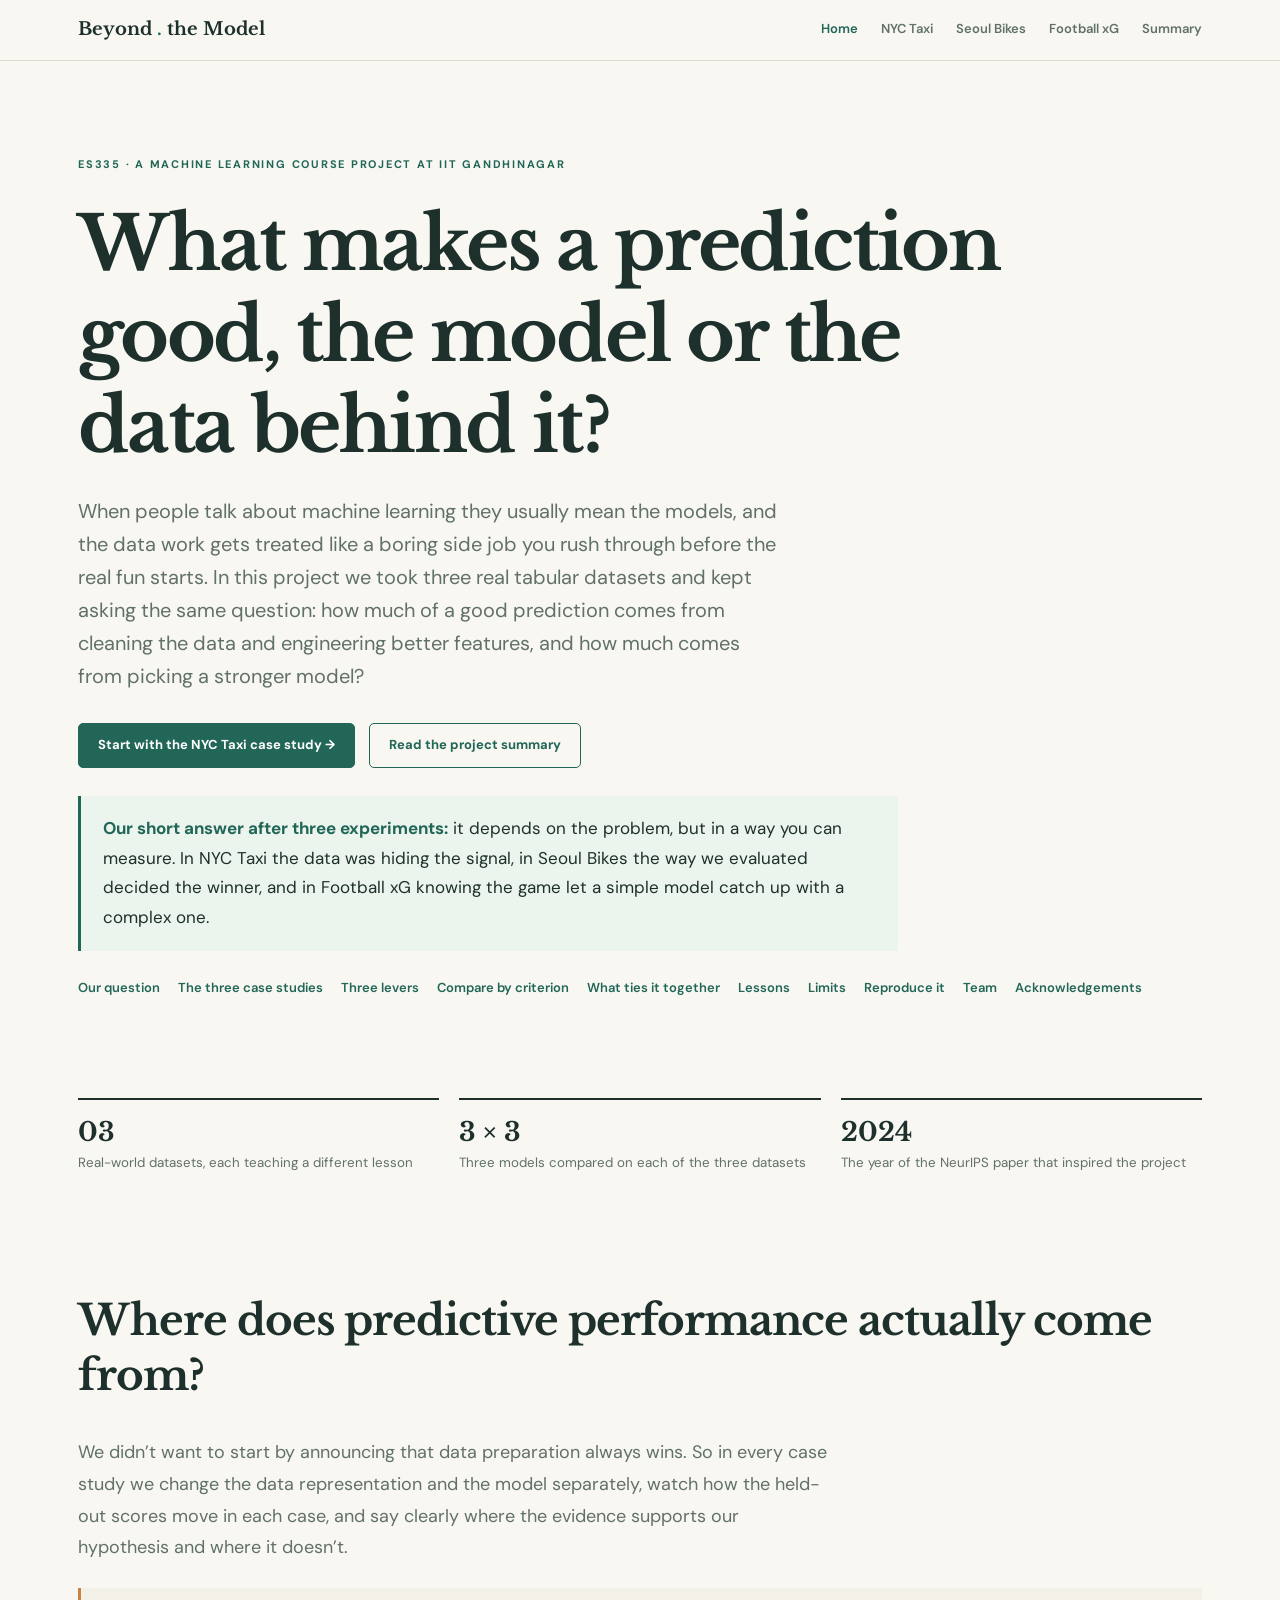
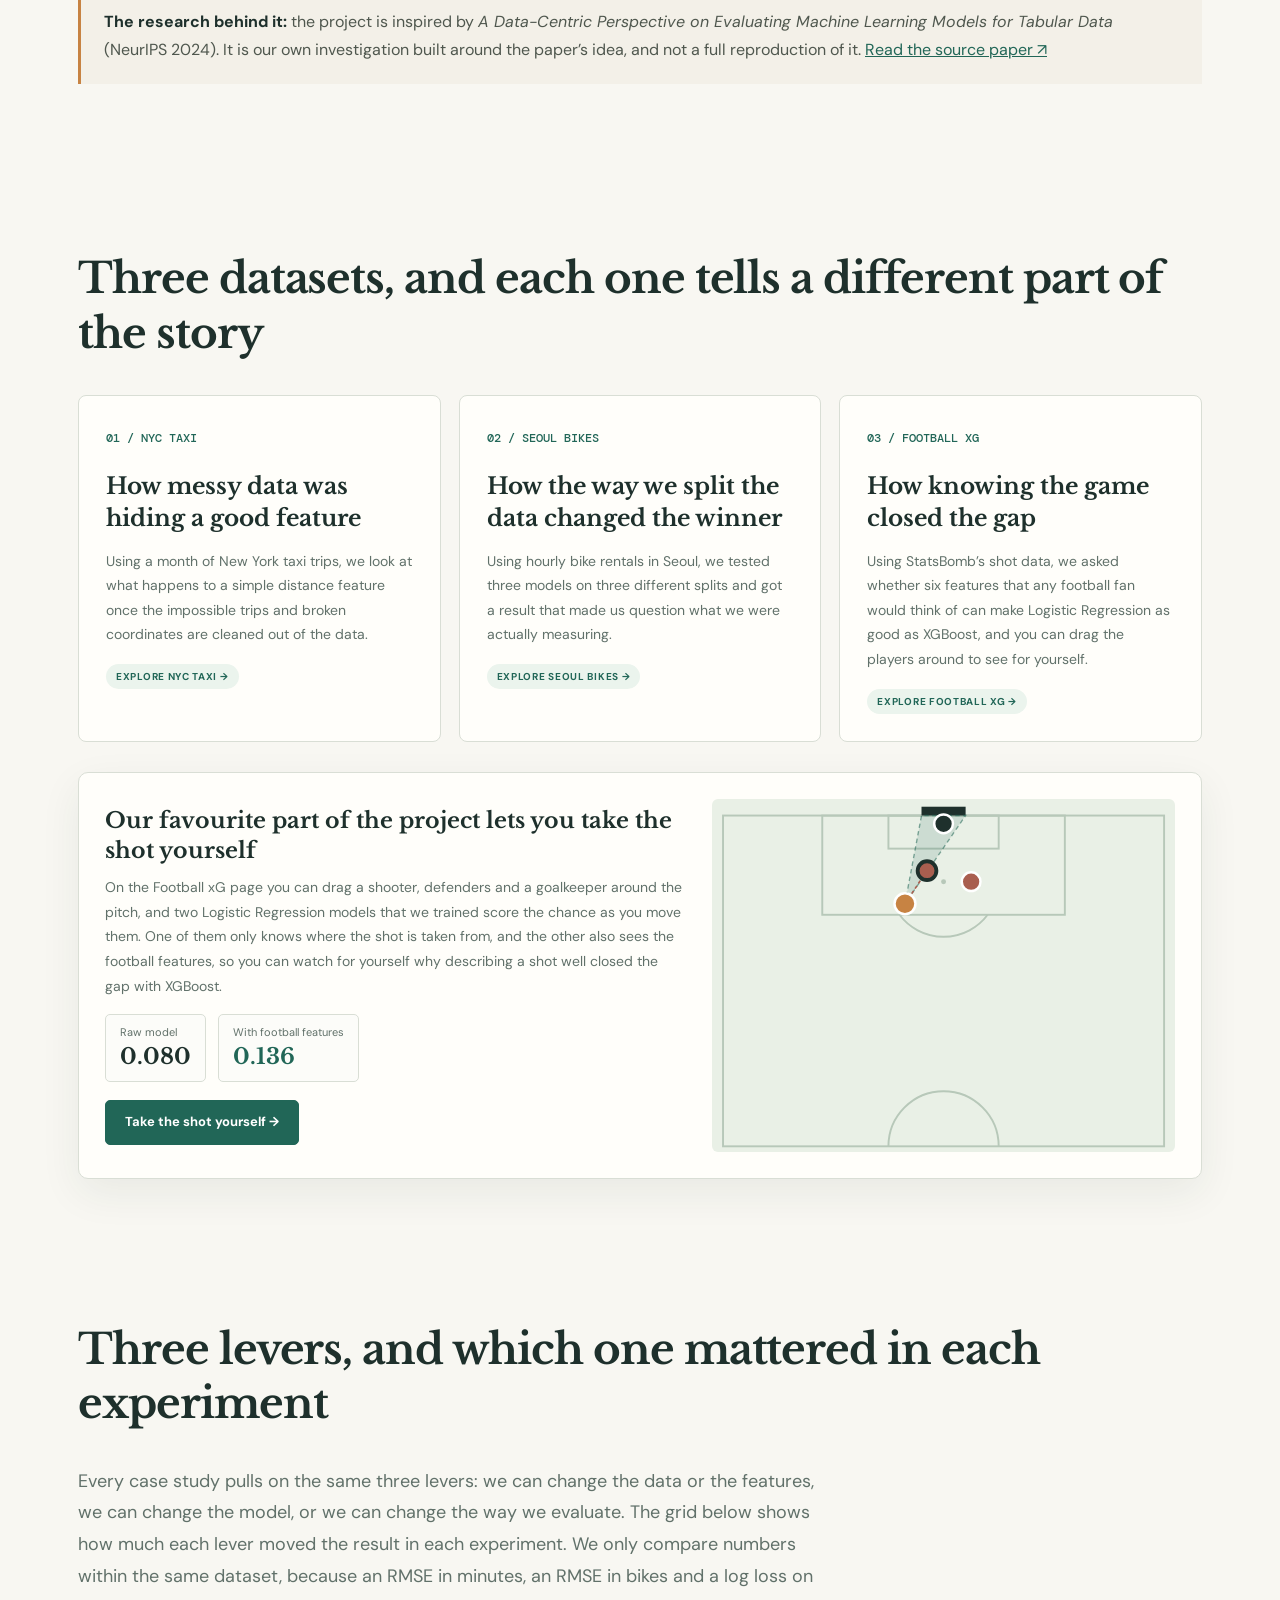
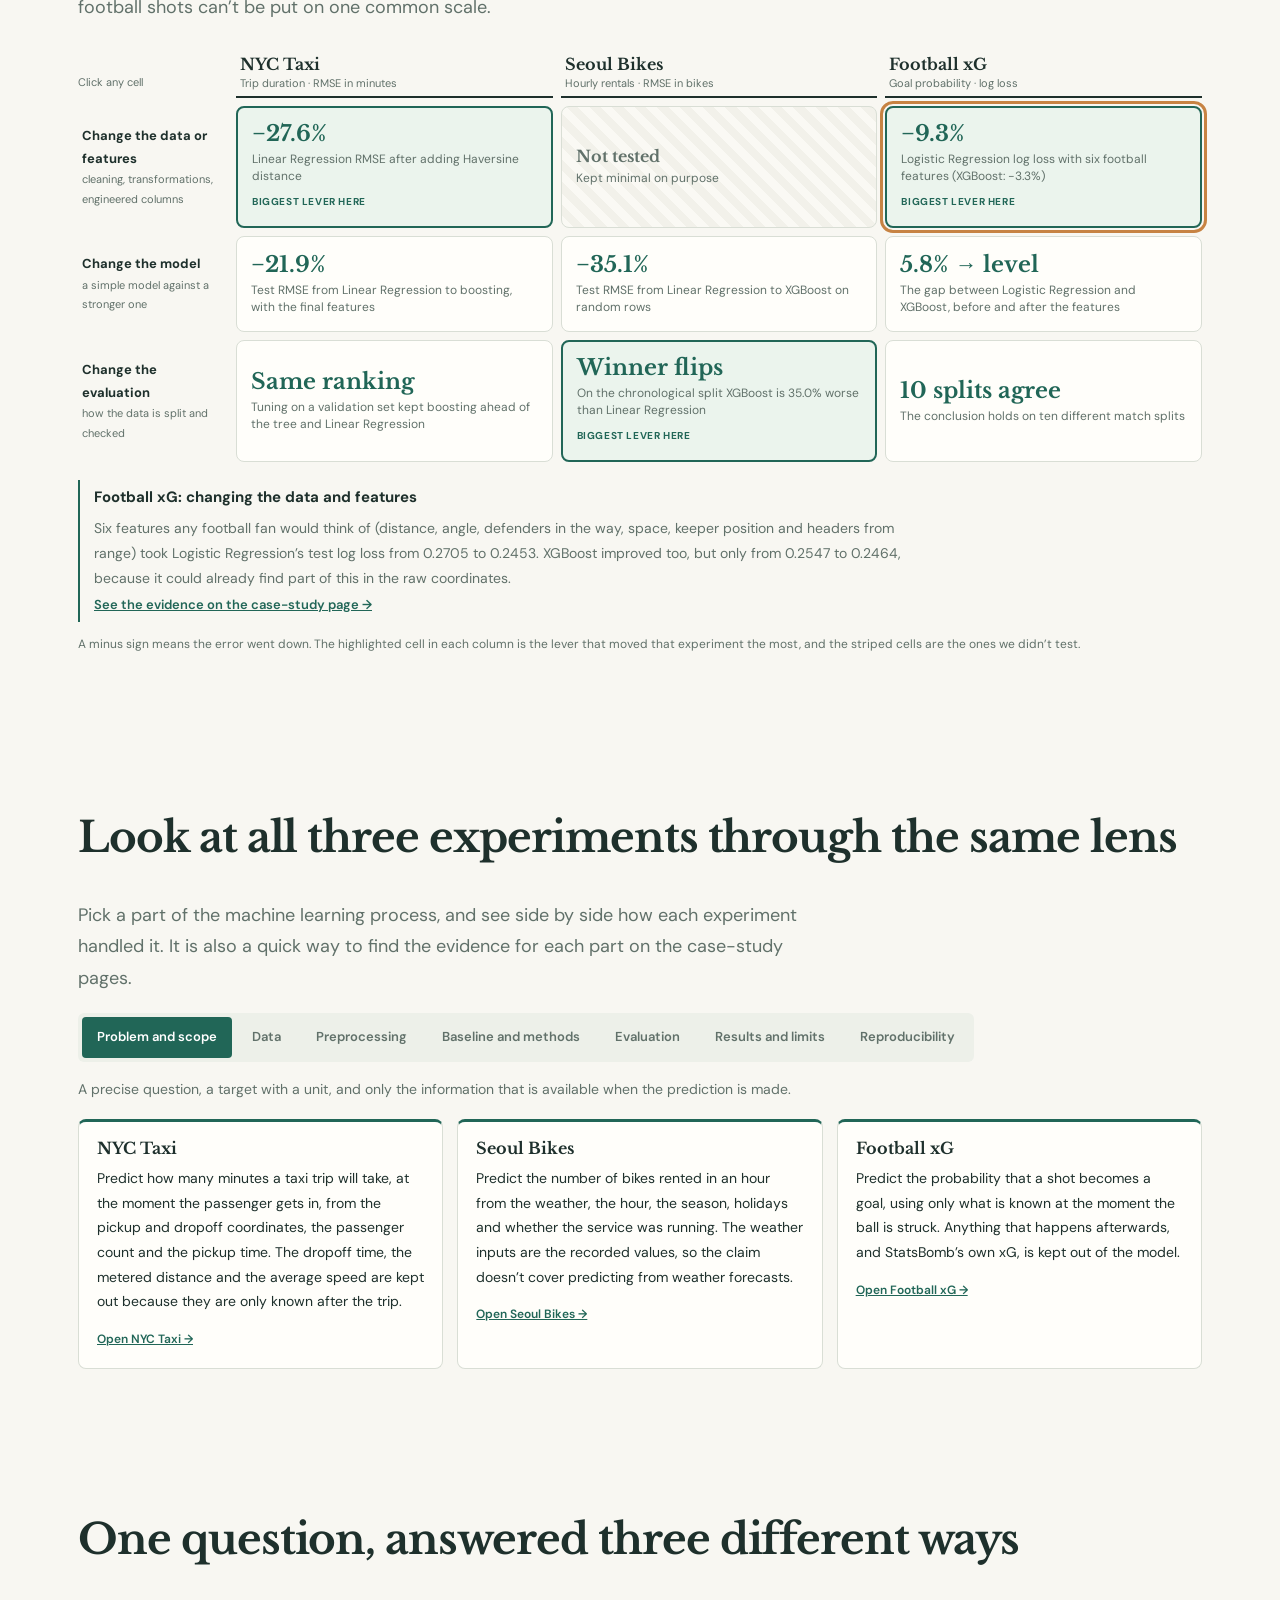
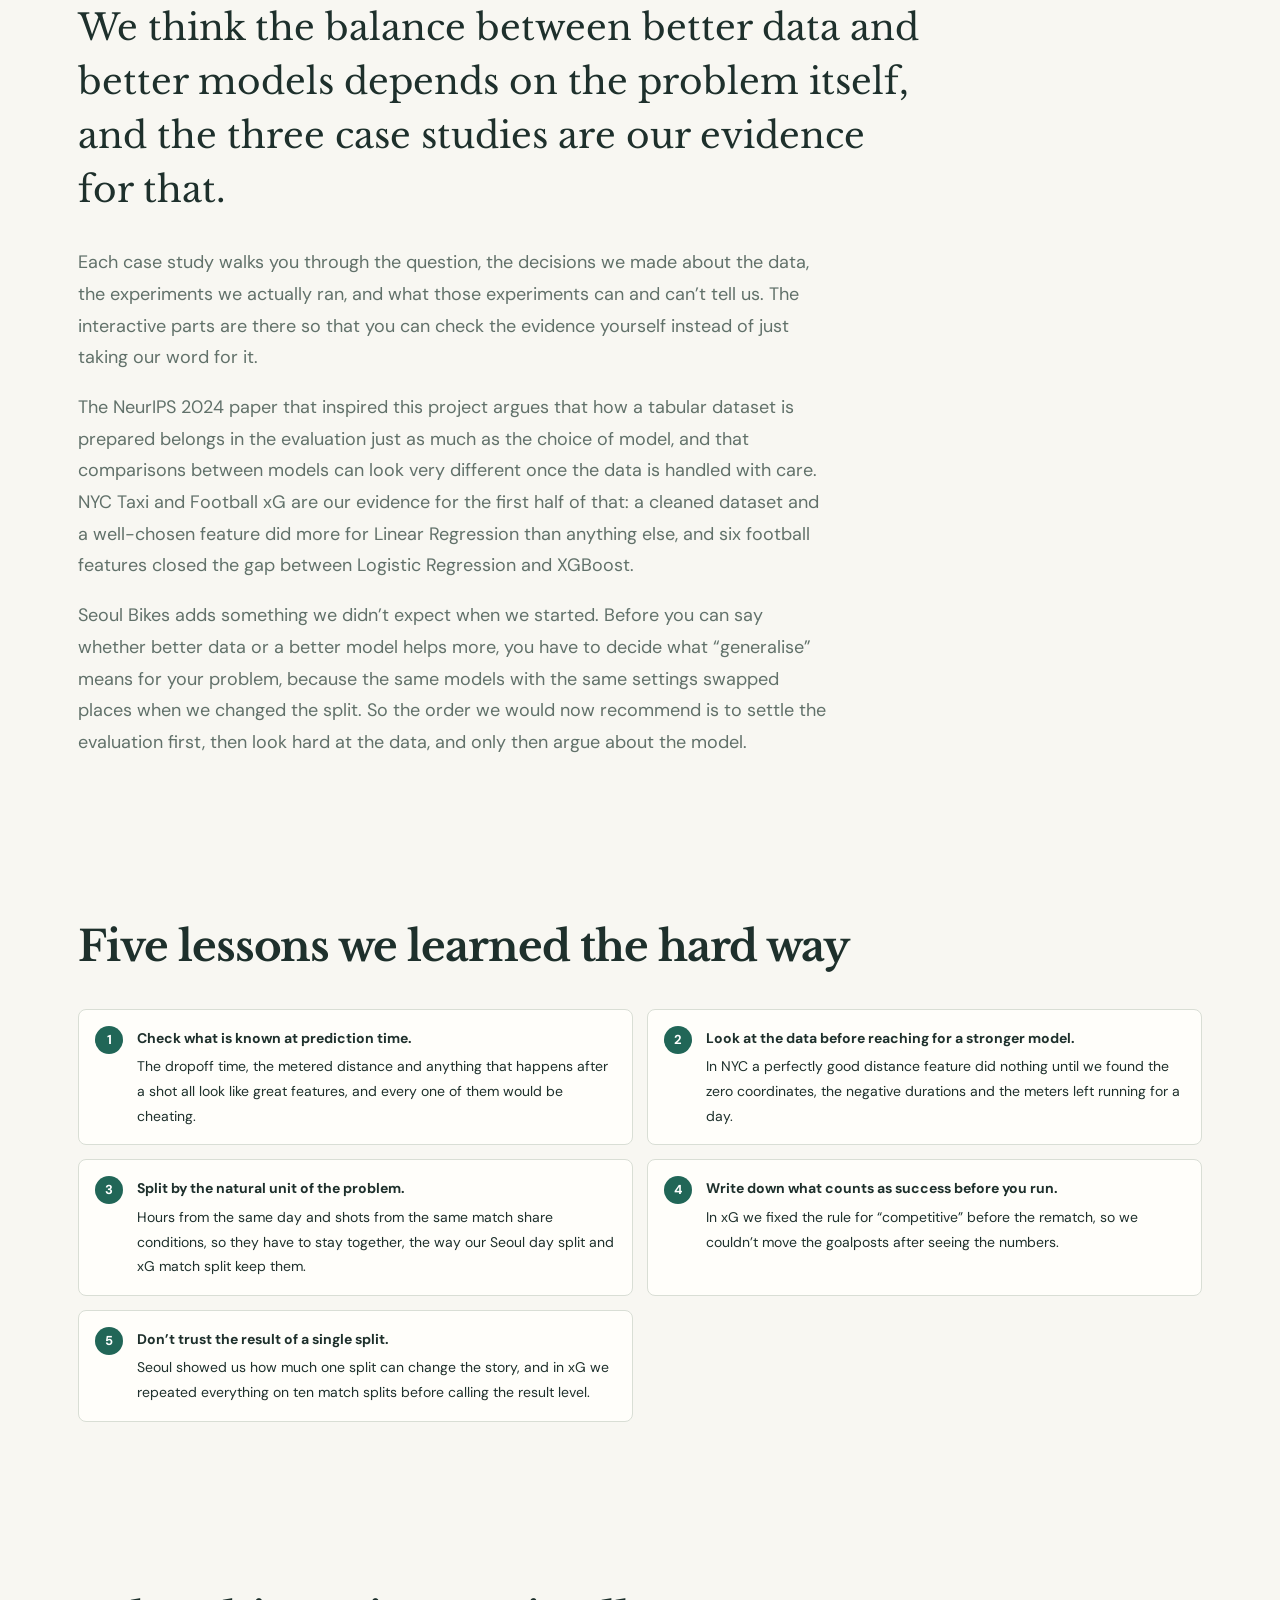
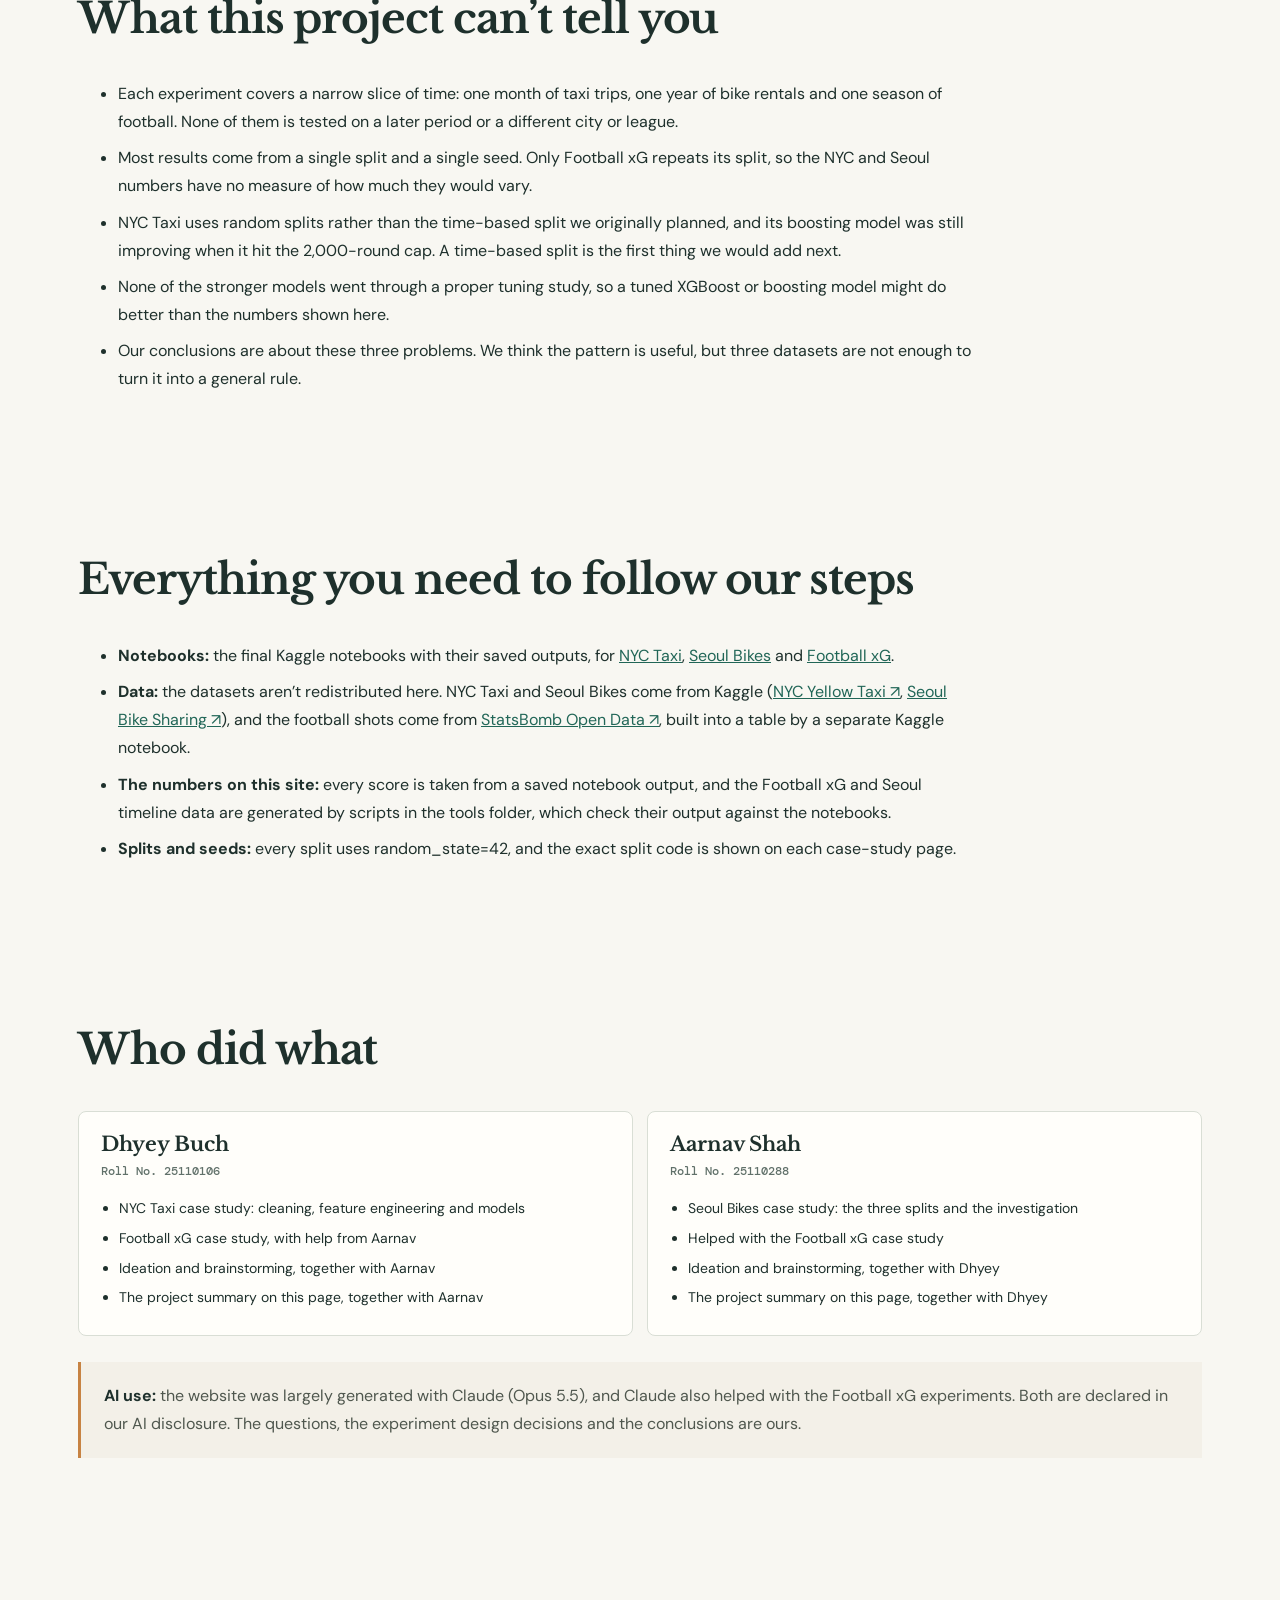
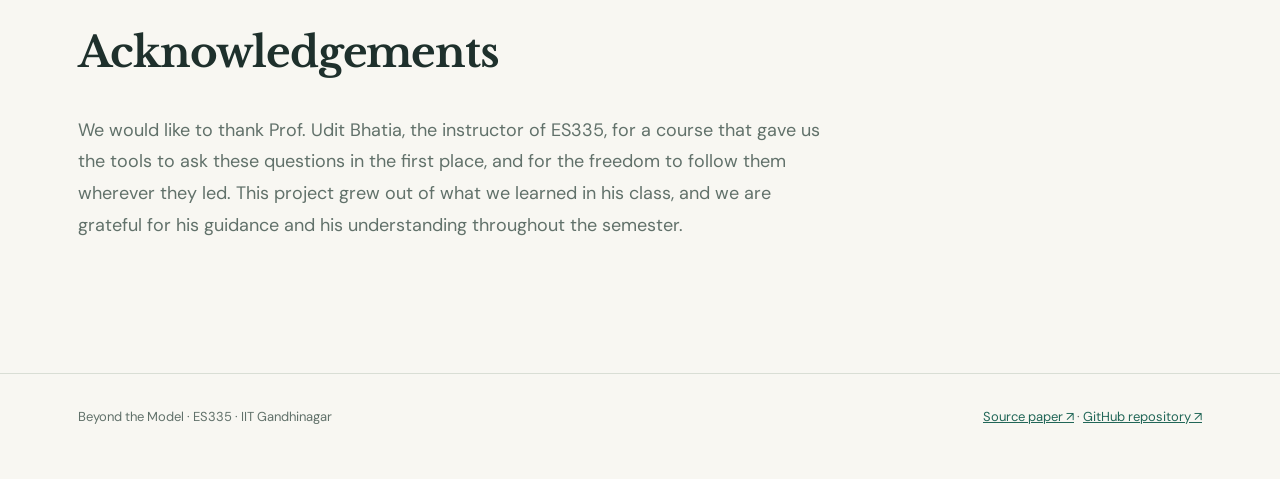
<file: docs/index.html>
<!DOCTYPE html>
<html lang="en">
 <head>
  <meta charset="utf-8"/>
  <meta content="width=device-width, initial-scale=1" name="viewport"/>
  <meta content="Beyond the Model, an interactive data-centric machine learning project for ES335 at IIT Gandhinagar." name="description"/>
  <title>
   An interactive data-centric ML study | Beyond the Model
  </title>
  <link href="css/style.css?v=20261117-show1" rel="stylesheet"/>
  <link href="css/home.css?v=20261117-show1" rel="stylesheet"/>
 </head>
 <body class="home">
  <header class="site-header">
   <nav class="nav">
    <a class="logo" href="index.html">
     Beyond
     <span class="logo-mark">
      .
     </span>
     the Model
    </a>
    <div class="nav-links">
     <a aria-current="page" href="index.html">
      Home
     </a>
     <a href="datasets/nyc-taxi.html">
      NYC Taxi
     </a>
     <a href="datasets/dataset-2.html">
      Seoul Bikes
     </a>
     <a href="datasets/dataset-3.html">
      Football xG
     </a>
     <a href="#summary">
      Summary
     </a>
    </div>
   </nav>
  </header>
  <main>
   <section class="hero wrap">
    <span class="eyebrow">
     ES335 · A machine learning course project at IIT Gandhinagar
    </span>
    <h1>
     What makes a prediction good, the model or the data behind it?
    </h1>
    <p class="lead">
     When people talk about machine learning they usually mean the models, and the data work gets treated like a boring side job you rush through before the real fun starts. In this project we took three real tabular datasets and kept asking the same question: how much of a good prediction comes from cleaning the data and engineering better features, and how much comes from picking a stronger model?
    </p>
    <div class="hero-actions">
     <a class="btn" href="datasets/nyc-taxi.html">
      Start with the NYC Taxi case study →
     </a>
     <a class="btn ghost" href="#summary">
      Read the project summary
     </a>
    </div>
    <p class="answer">
     <strong>Our short answer after three experiments:</strong> it depends on the problem, but in a way you can measure. In NYC Taxi the data was hiding the signal, in Seoul Bikes the way we evaluated decided the winner, and in Football xG knowing the game let a simple model catch up with a complex one.
    </p>
    <nav aria-label="On this page" class="jump">
     <a href="#approach">Our question</a>
     <a href="#studies">The three case studies</a>
     <a href="#summary">Three levers</a>
     <a href="#lens">Compare by criterion</a>
     <a href="#thread">What ties it together</a>
     <a href="#lessons">Lessons</a>
     <a href="#limits">Limits</a>
     <a href="#reproduce">Reproduce it</a>
     <a href="#team">Team</a>
     <a href="#thanks">Acknowledgements</a>
    </nav>
   </section>
   <div class="wrap">
    <div class="statrow">
     <div class="stat">
      <strong>
       03
      </strong>
      <small>
       Real-world datasets, each teaching a different lesson
      </small>
     </div>
     <div class="stat">
      <strong>
       3 × 3
      </strong>
      <small>
       Three models compared on each of the three datasets
      </small>
     </div>
     <div class="stat">
      <strong>
       2024
      </strong>
      <small>
       The year of the NeurIPS paper that inspired the project
      </small>
     </div>
    </div>
   </div>
   <section class="section wrap" id="approach">
    <h2>
     Where does predictive performance actually come from?
    </h2>
    <p class="lede">
     We didn’t want to start by announcing that data preparation always wins. So in every case study we change the data representation and the model separately, watch how the held-out scores move in each case, and say clearly where the evidence supports our hypothesis and where it doesn’t.
    </p>
    <div class="note">
     <strong>
      The research behind it:
     </strong>
     the project is inspired by
     <em>
      A Data-Centric Perspective on Evaluating Machine Learning Models for Tabular Data
     </em>
     (NeurIPS 2024). It is our own investigation built around the paper’s idea, and not a full reproduction of it.
     <a href="https://proceedings.neurips.cc/paper_files/paper/2024/hash/ae00e5ce7142d02e30a8235ede1ec6fc-Abstract-Datasets_and_Benchmarks_Track.html" rel="noopener noreferrer" target="_blank">
      Read the source paper ↗
     </a>
    </div>
   </section>
   <section class="section wrap" id="studies">
    <h2>
     Three datasets, and each one tells a different part of the story
    </h2>
    <div class="cards">
     <a class="card" href="datasets/nyc-taxi.html">
      <span class="number">
       01 / NYC TAXI
      </span>
      <h3>
       How messy data was hiding a good feature
      </h3>
      <p>
       Using a month of New York taxi trips, we look at what happens to a simple distance feature once the impossible trips and broken coordinates are cleaned out of the data.
      </p>
      <span class="tag">
       Explore NYC Taxi →
      </span>
     </a>
     <a class="card" href="datasets/dataset-2.html">
      <span class="number">
       02 / SEOUL BIKES
      </span>
      <h3>
       How the way we split the data changed the winner
      </h3>
      <p>
       Using hourly bike rentals in Seoul, we tested three models on three different splits and got a result that made us question what we were actually measuring.
      </p>
      <span class="tag">
       Explore Seoul Bikes →
      </span>
     </a>
     <a class="card" href="datasets/dataset-3.html">
      <span class="number">
       03 / FOOTBALL XG
      </span>
      <h3>
       How knowing the game closed the gap
      </h3>
      <p>
       Using StatsBomb’s shot data, we asked whether six features that any football fan would think of can make Logistic Regression as good as XGBoost, and you can drag the players around to see for yourself.
      </p>
      <span class="tag">
       Explore Football xG →
      </span>
     </a>
    </div>
    <a aria-label="Open the take-the-shot demo on the Football xG page" class="showcase" href="datasets/dataset-3.html#shot-lab">
     <div class="showcase-text">
      <h3>
       Our favourite part of the project lets you take the shot yourself
      </h3>
      <p>
       On the Football xG page you can drag a shooter, defenders and a goalkeeper around the pitch, and two Logistic Regression models that we trained score the chance as you move them. One of them only knows where the shot is taken from, and the other also sees the football features, so you can watch for yourself why describing a shot well closed the gap with XGBoost.
      </p>
      <div class="showcase-xg">
       <div>
        <small>Raw model</small>
        <strong>0.080</strong>
       </div>
       <div>
        <small>With football features</small>
        <strong class="eng">0.136</strong>
       </div>
      </div>
      <span class="btn">
       Take the shot yourself →
      </span>
     </div>
     <svg aria-hidden="true" class="showcase-pitch" viewBox="-2 -3 84 64">
      <rect class="sp-line" height="60" width="80" x="0" y="0"></rect>
      <rect class="sp-line" height="18" width="44" x="18" y="0"></rect>
      <rect class="sp-line" height="6" width="20" x="30" y="0"></rect>
      <path class="sp-line" d="M32 18 A10 10 0 0 0 48 18"></path>
      <path class="sp-line" d="M30 60 A10 10 0 0 1 50 60"></path>
      <circle class="sp-spot" cx="40" cy="12" r="0.45"></circle>
      <rect class="sp-goal" height="1.6" width="8" x="36" y="-1.6"></rect>
      <polygon class="sp-cone" points="33,16 36,0 44,0"></polygon>
      <line class="sp-near" x1="33" x2="37" y1="16" y2="10"></line>
      <circle class="sp-def sp-in" cx="37" cy="10" r="1.7"></circle>
      <circle class="sp-def" cx="45" cy="12" r="1.7"></circle>
      <circle class="sp-gk" cx="40" cy="1.5" r="1.7"></circle>
      <circle class="sp-shooter" cx="33" cy="16" r="1.9"></circle>
     </svg>
    </a>
   </section>
   <section class="section wrap" id="summary">
    <h2>
     Three levers, and which one mattered in each experiment
    </h2>
    <p class="lede">
     Every case study pulls on the same three levers: we can change the data or the features, we can change the model, or we can change the way we evaluate. The grid below shows how much each lever moved the result in each experiment. We only compare numbers within the same dataset, because an RMSE in minutes, an RMSE in bikes and a log loss on football shots can’t be put on one common scale.
    </p>
    <div aria-label="The effect of each lever in each case study" class="levers" id="levers">
    </div>
    <div aria-live="polite" class="lever-detail" id="lever-detail" role="status">
    </div>
    <p class="mini">
     A minus sign means the error went down. The highlighted cell in each column is the lever that moved that experiment the most, and the striped cells are the ones we didn’t test.
    </p>
   </section>
   <section class="section wrap" id="lens">
    <h2>
     Look at all three experiments through the same lens
    </h2>
    <p class="lede">
     Pick a part of the machine learning process, and see side by side how each experiment handled it. It is also a quick way to find the evidence for each part on the case-study pages.
    </p>
    <div aria-label="Choose a criterion" class="seg" role="group">
     <button aria-pressed="true" class="active" data-lens="problem" type="button">Problem and scope</button>
     <button aria-pressed="false" data-lens="data" type="button">Data</button>
     <button aria-pressed="false" data-lens="preprocessing" type="button">Preprocessing</button>
     <button aria-pressed="false" data-lens="baseline" type="button">Baseline and methods</button>
     <button aria-pressed="false" data-lens="evaluation" type="button">Evaluation</button>
     <button aria-pressed="false" data-lens="results" type="button">Results and limits</button>
     <button aria-pressed="false" data-lens="reproducibility" type="button">Reproducibility</button>
    </div>
    <p aria-live="polite" class="lens-intro" id="lens-intro">
    </p>
    <div class="lens-cards" id="lens-cards">
    </div>
   </section>
   <section class="section wrap" id="thread">
    <h2>
     One question, answered three different ways
    </h2>
    <p class="homepage-quote">
     We think the balance between better data and better models depends on the problem itself, and the three case studies are our evidence for that.
    </p>
    <p class="lede">
     Each case study walks you through the question, the decisions we made about the data, the experiments we actually ran, and what those experiments can and can’t tell us. The interactive parts are there so that you can check the evidence yourself instead of just taking our word for it.
    </p>
    <p class="lede">
     The NeurIPS 2024 paper that inspired this project argues that how a tabular dataset is prepared belongs in the evaluation just as much as the choice of model, and that comparisons between models can look very different once the data is handled with care. NYC Taxi and Football xG are our evidence for the first half of that: a cleaned dataset and a well-chosen feature did more for Linear Regression than anything else, and six football features closed the gap between Logistic Regression and XGBoost.
    </p>
    <p class="lede">
     Seoul Bikes adds something we didn’t expect when we started. Before you can say whether better data or a better model helps more, you have to decide what “generalise” means for your problem, because the same models with the same settings swapped places when we changed the split. So the order we would now recommend is to settle the evaluation first, then look hard at the data, and only then argue about the model.
    </p>
   </section>
   <section class="section wrap" id="lessons">
    <h2>
     Five lessons we learned the hard way
    </h2>
    <ol class="lessons">
     <li><strong>Check what is known at prediction time.</strong> The dropoff time, the metered distance and anything that happens after a shot all look like great features, and every one of them would be cheating.</li>
     <li><strong>Look at the data before reaching for a stronger model.</strong> In NYC a perfectly good distance feature did nothing until we found the zero coordinates, the negative durations and the meters left running for a day.</li>
     <li><strong>Split by the natural unit of the problem.</strong> Hours from the same day and shots from the same match share conditions, so they have to stay together, the way our Seoul day split and xG match split keep them.</li>
     <li><strong>Write down what counts as success before you run.</strong> In xG we fixed the rule for “competitive” before the rematch, so we couldn’t move the goalposts after seeing the numbers.</li>
     <li><strong>Don’t trust the result of a single split.</strong> Seoul showed us how much one split can change the story, and in xG we repeated everything on ten match splits before calling the result level.</li>
    </ol>
   </section>
   <section class="section wrap" id="limits">
    <h2>
     What this project can’t tell you
    </h2>
    <ul class="limits-list">
     <li>Each experiment covers a narrow slice of time: one month of taxi trips, one year of bike rentals and one season of football. None of them is tested on a later period or a different city or league.</li>
     <li>Most results come from a single split and a single seed. Only Football xG repeats its split, so the NYC and Seoul numbers have no measure of how much they would vary.</li>
     <li>NYC Taxi uses random splits rather than the time-based split we originally planned, and its boosting model was still improving when it hit the 2,000-round cap. A time-based split is the first thing we would add next.</li>
     <li>None of the stronger models went through a proper tuning study, so a tuned XGBoost or boosting model might do better than the numbers shown here.</li>
     <li>Our conclusions are about these three problems. We think the pattern is useful, but three datasets are not enough to turn it into a general rule.</li>
    </ul>
   </section>
   <section class="section wrap" id="reproduce">
    <h2>
     Everything you need to follow our steps
    </h2>
    <ul class="repro-list">
     <li><strong>Notebooks:</strong> the final Kaggle notebooks with their saved outputs, for <a href="https://www.kaggle.com/code/dhyeybuch/es335-project-nyc-taxi" rel="noopener noreferrer" target="_blank">NYC Taxi</a>, <a href="https://www.kaggle.com/code/dhyeybuch/es335-project-seoul-bikesharing" rel="noopener noreferrer" target="_blank">Seoul Bikes</a> and <a href="https://www.kaggle.com/code/dhyeybuch/es335-project-football-xg" rel="noopener noreferrer" target="_blank">Football xG</a>.</li>
     <li><strong>Data:</strong> the datasets aren’t redistributed here. NYC Taxi and Seoul Bikes come from Kaggle (<a href="https://www.kaggle.com/datasets/elemento/nyc-yellow-taxi-trip-data" rel="noopener noreferrer" target="_blank">NYC Yellow Taxi ↗</a>, <a href="https://www.kaggle.com/datasets/waleedejaz/seoul-bike-sharing-demand" rel="noopener noreferrer" target="_blank">Seoul Bike Sharing ↗</a>), and the football shots come from <a href="https://github.com/statsbomb/open-data" rel="noopener noreferrer" target="_blank">StatsBomb Open Data ↗</a>, built into a table by a separate Kaggle notebook.</li>
     <li><strong>The numbers on this site:</strong> every score is taken from a saved notebook output, and the Football xG and Seoul timeline data are generated by scripts in the tools folder, which check their output against the notebooks.</li>
     <li><strong>Splits and seeds:</strong> every split uses random_state=42, and the exact split code is shown on each case-study page.</li>
    </ul>
   </section>
   <section class="section wrap" id="team">
    <h2>
     Who did what
    </h2>
    <div class="team">
     <div class="member">
      <h3>Dhyey Buch</h3>
      <span class="roll">Roll No. 25110106</span>
      <ul>
       <li>NYC Taxi case study: cleaning, feature engineering and models</li>
       <li>Football xG case study, with help from Aarnav</li>
       <li>Ideation and brainstorming, together with Aarnav</li>
       <li>The project summary on this page, together with Aarnav</li>
      </ul>
     </div>
     <div class="member">
      <h3>Aarnav Shah</h3>
      <span class="roll">Roll No. 25110288</span>
      <ul>
       <li>Seoul Bikes case study: the three splits and the investigation</li>
       <li>Helped with the Football xG case study</li>
       <li>Ideation and brainstorming, together with Dhyey</li>
       <li>The project summary on this page, together with Dhyey</li>
      </ul>
     </div>
    </div>
    <div class="note">
     <strong>
      AI use:
     </strong>
     the website was largely generated with Claude (Opus 5.5), and Claude also helped with the Football xG experiments. Both are declared in our AI disclosure. The questions, the experiment design decisions and the conclusions are ours.
    </div>
   </section>
   <section class="section wrap" id="thanks">
    <h2>
     Acknowledgements
    </h2>
    <p class="lede">
     We would like to thank Prof. Udit Bhatia, the instructor of ES335, for a course that gave us the tools to ask these questions in the first place, and for the freedom to follow them wherever they led. This project grew out of what we learned in his class, and we are grateful for his guidance and his understanding throughout the semester.
    </p>
   </section>
  </main>
  <footer class="footer">
   <div class="wrap footer-inner">
    <span>
     Beyond the Model · ES335 · IIT Gandhinagar
    </span>
    <span>
     <a href="https://proceedings.neurips.cc/paper_files/paper/2024/hash/ae00e5ce7142d02e30a8235ede1ec6fc-Abstract-Datasets_and_Benchmarks_Track.html" rel="noopener noreferrer" target="_blank">Source paper ↗</a>
     ·
     <a href="https://github.com/Aarnav3107/ES335-Project" rel="noopener noreferrer" target="_blank">GitHub repository ↗</a>
    </span>
   </div>
  </footer>
  <script defer="" src="js/common.js?v=20261117-show1">
  </script>
  <script defer="" src="js/home.js?v=20261117-show1">
  </script>
 </body>
</html>
</file>
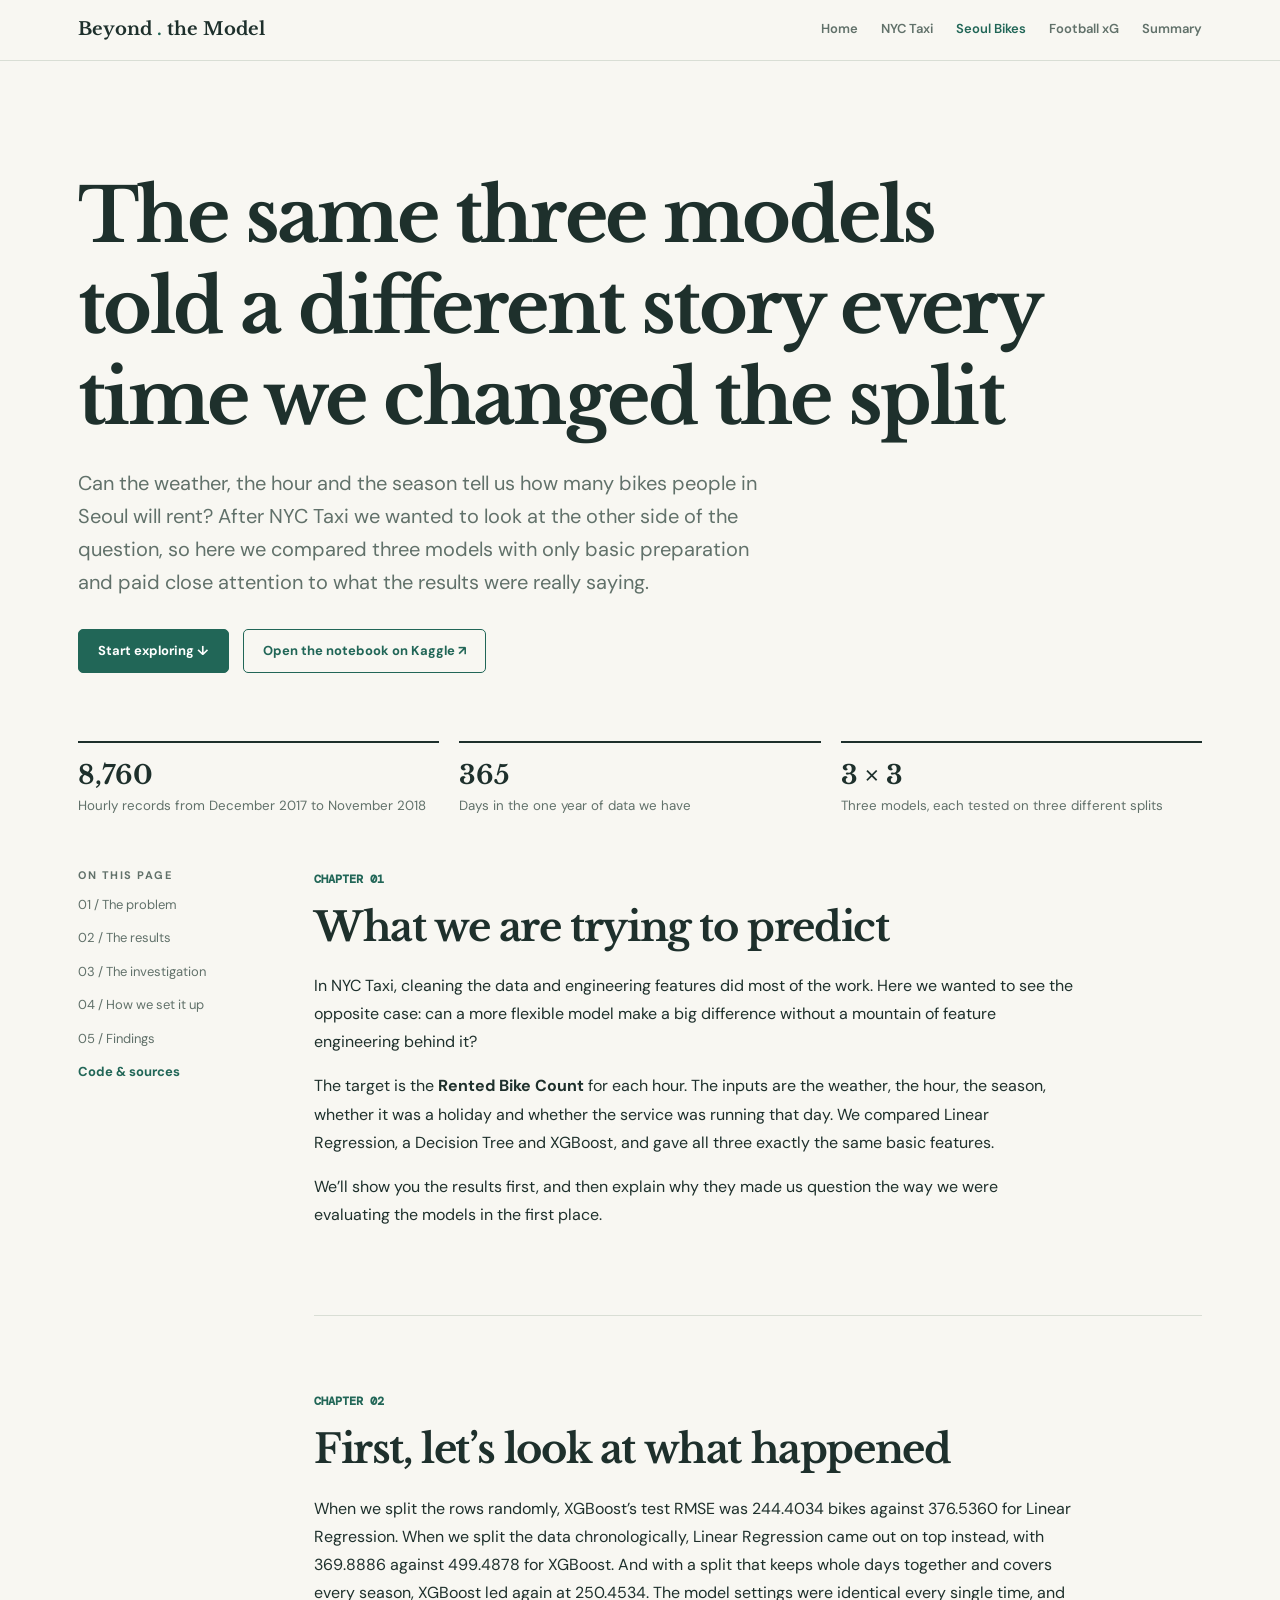
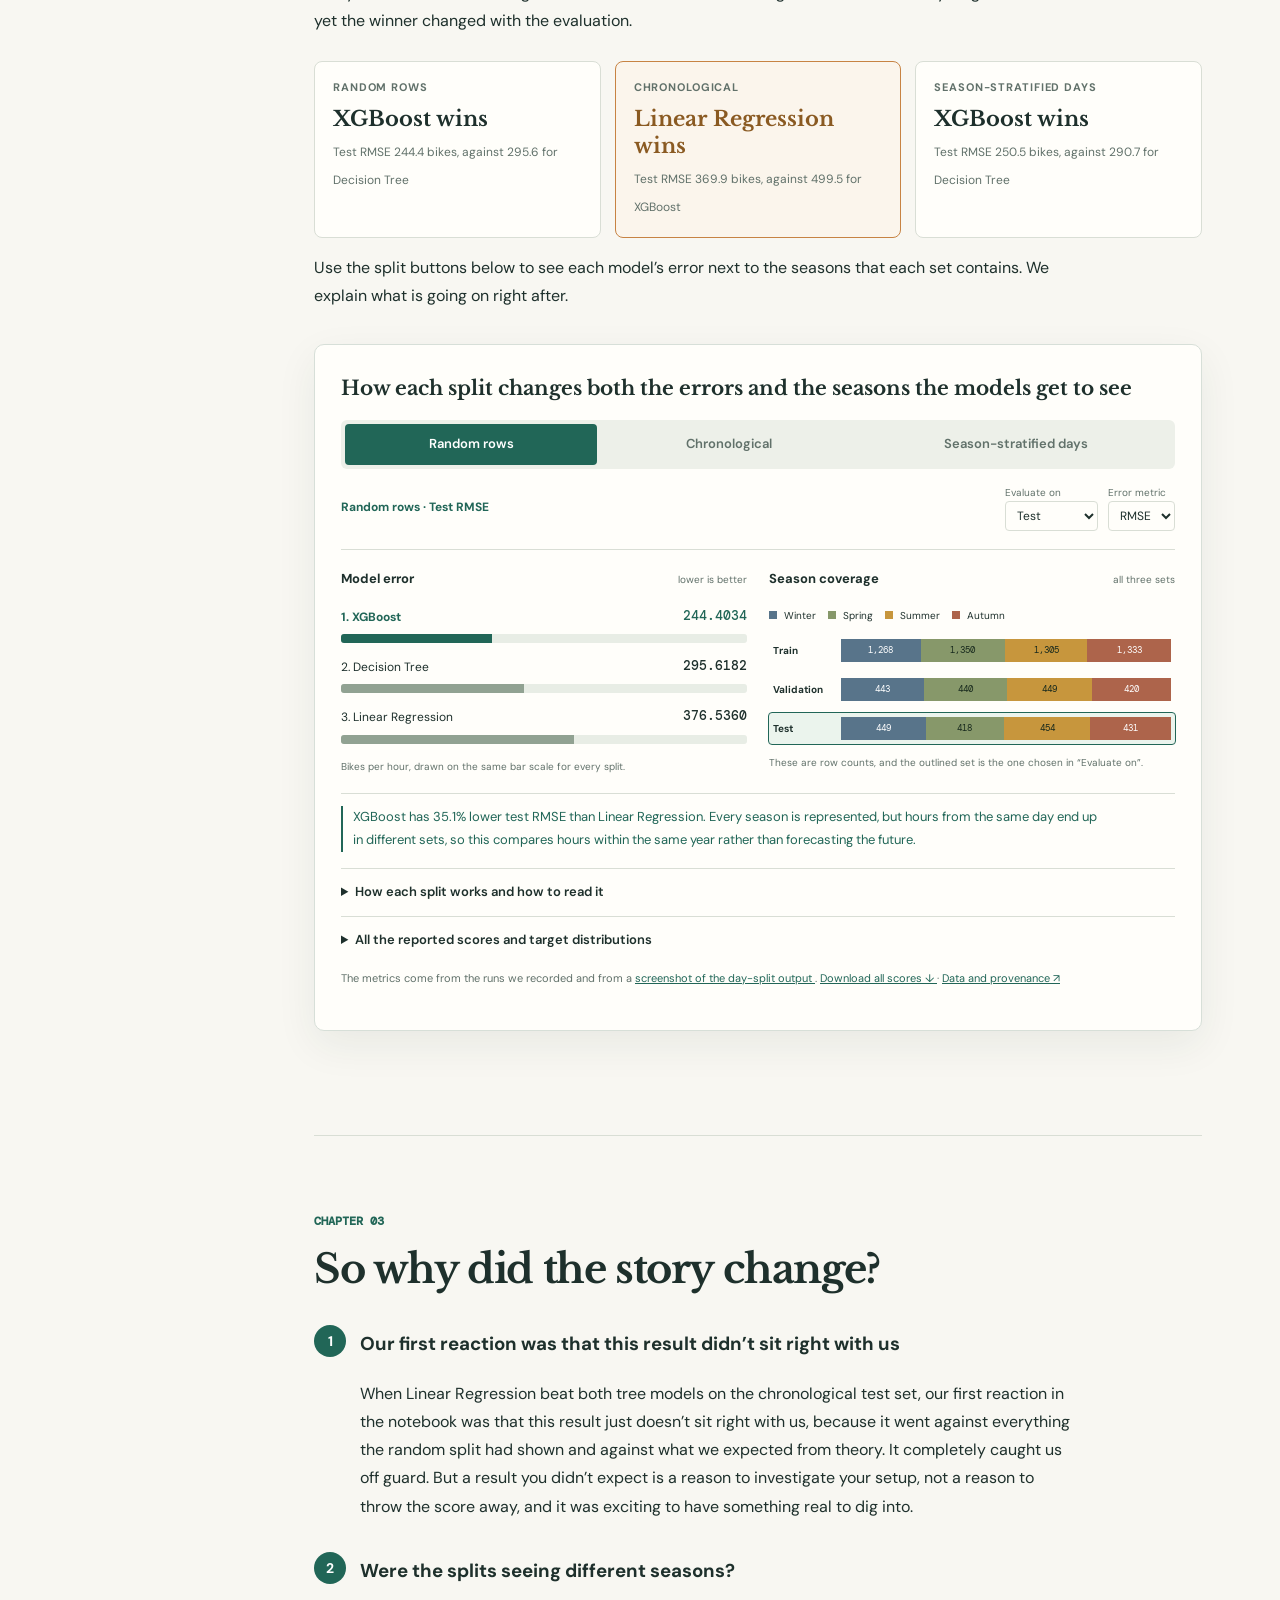
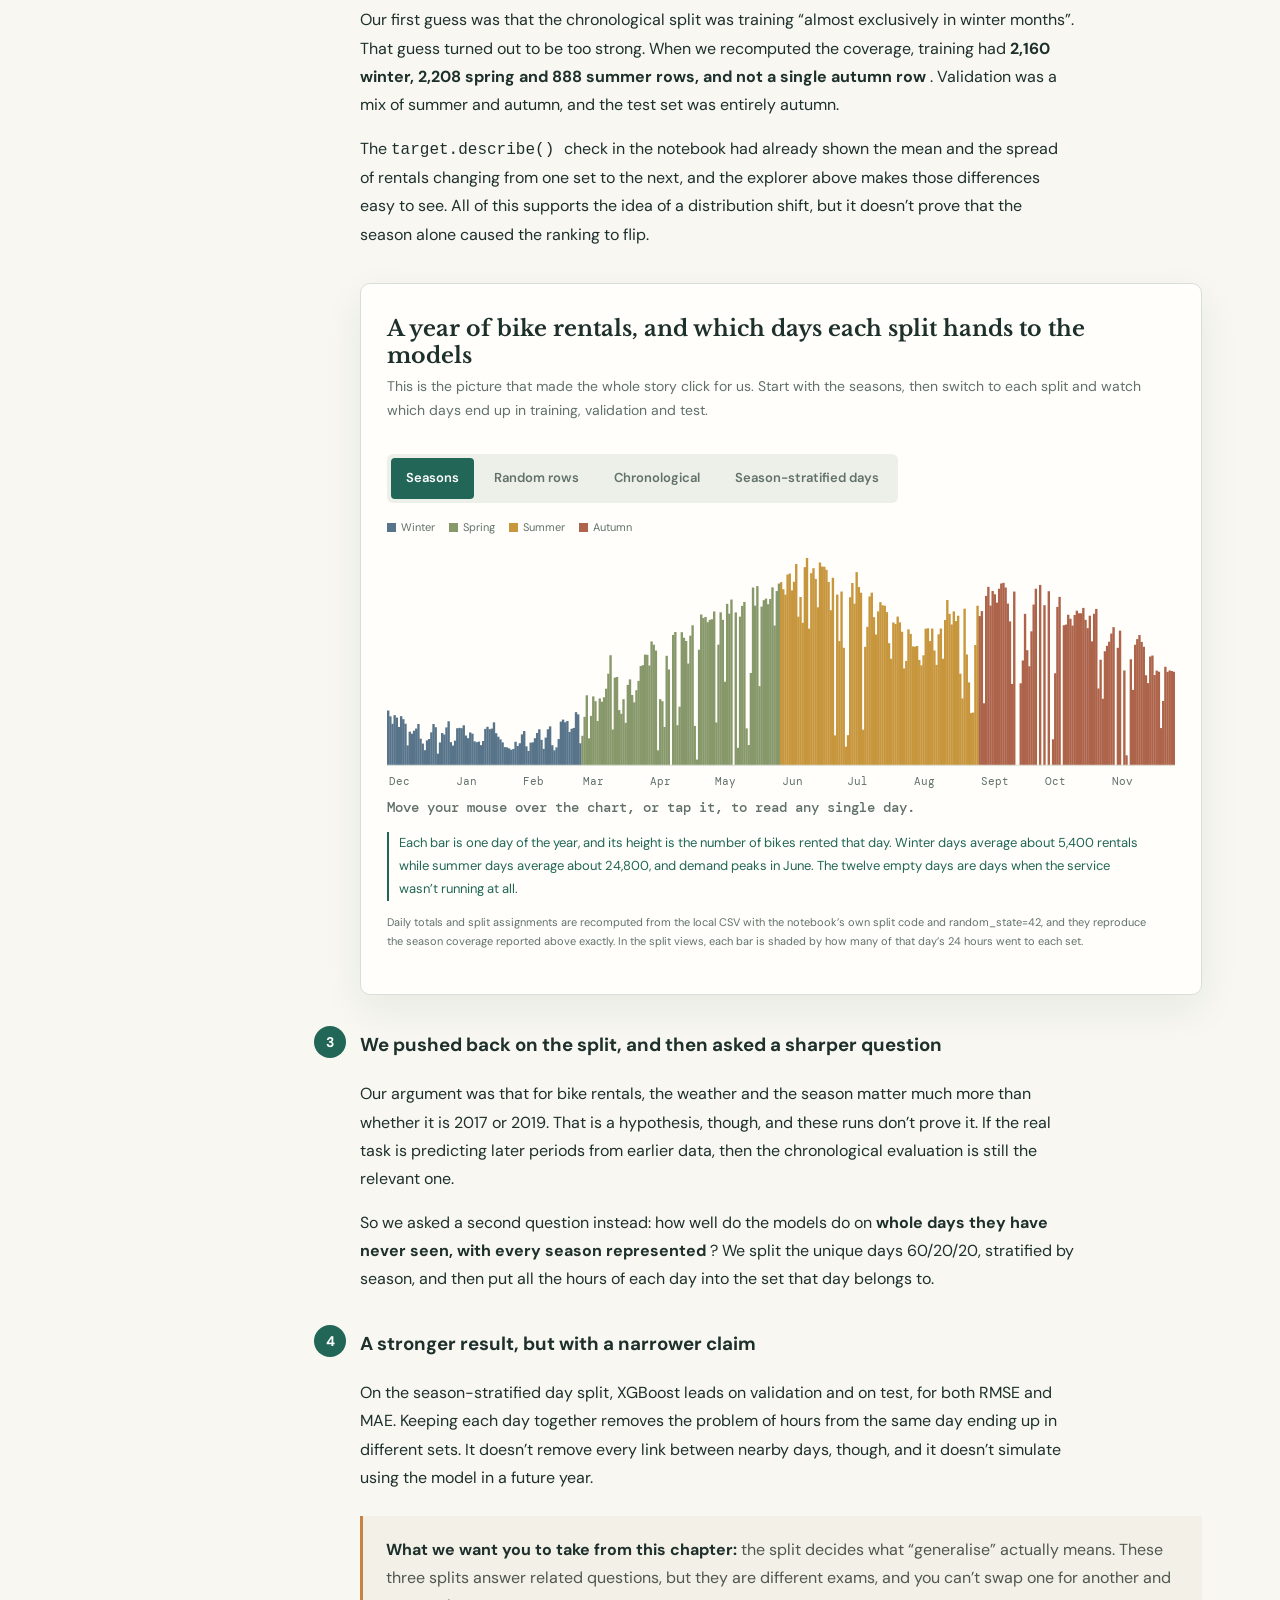
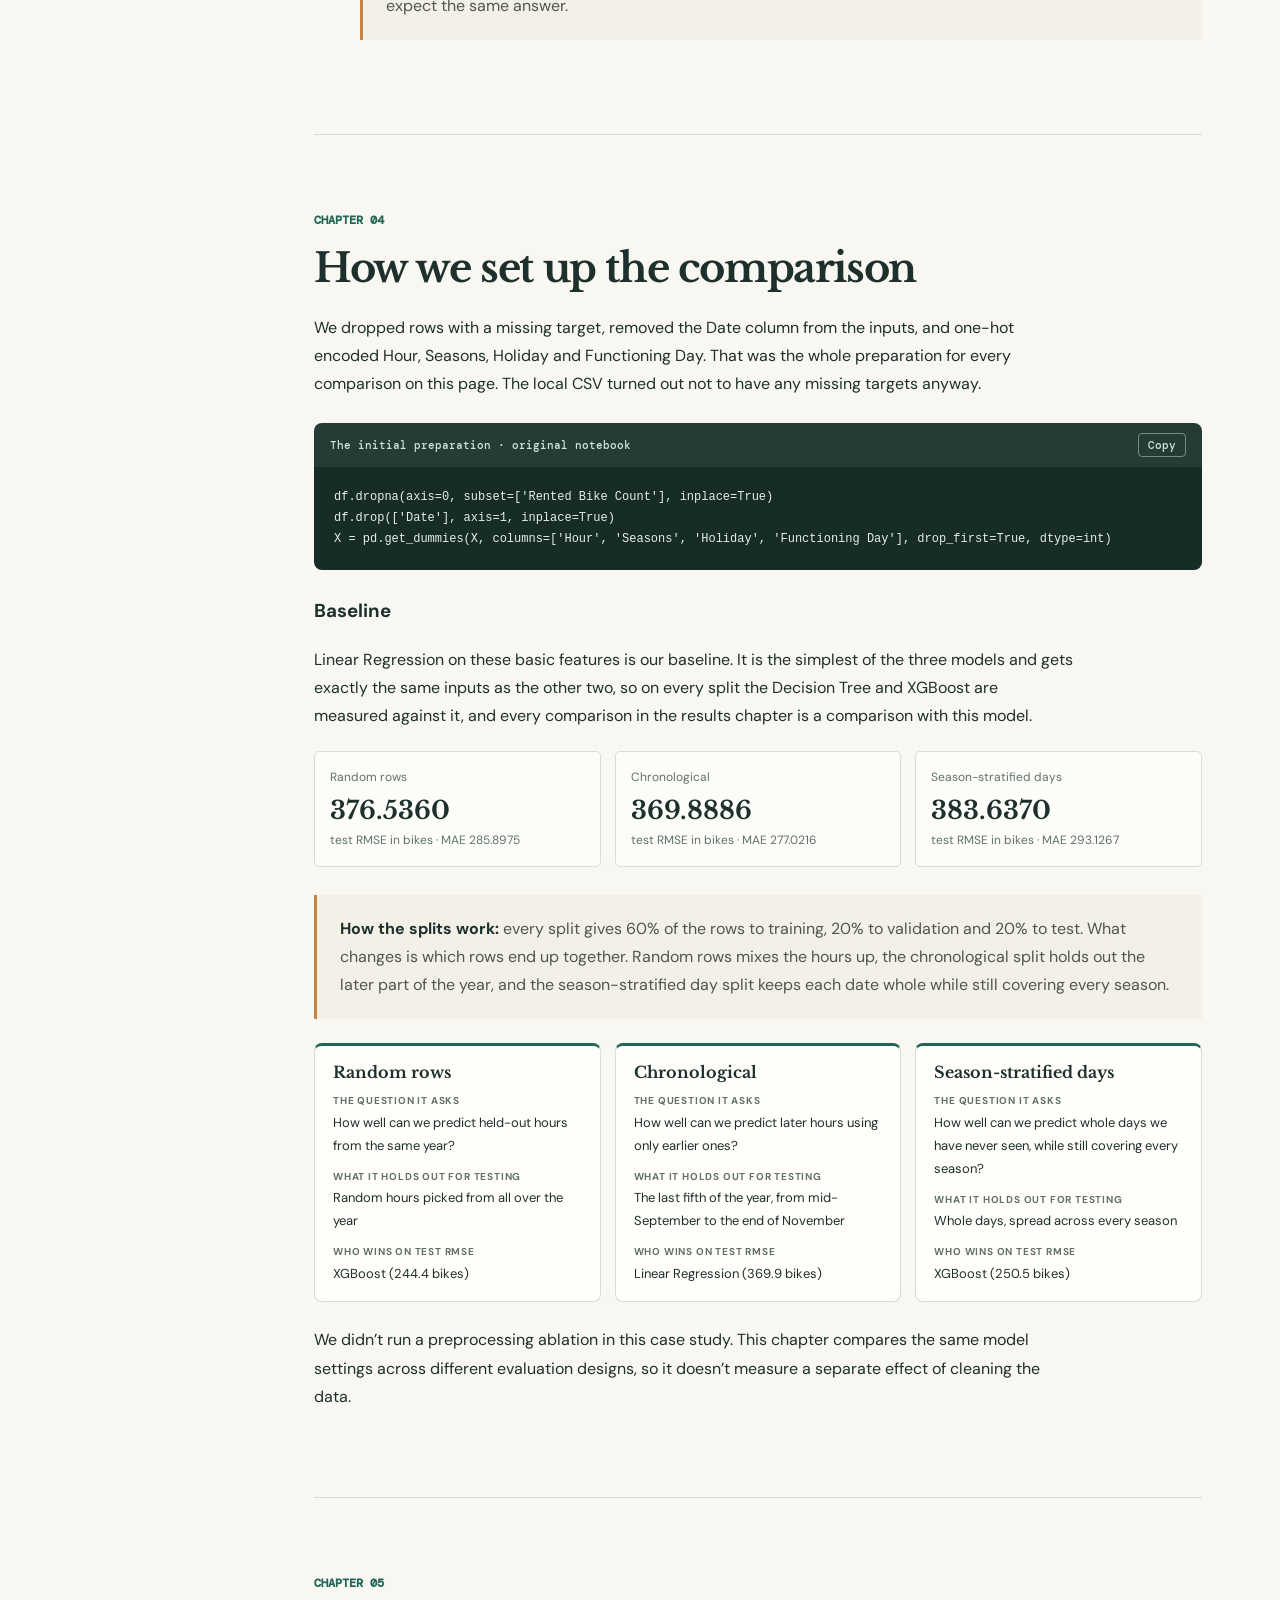
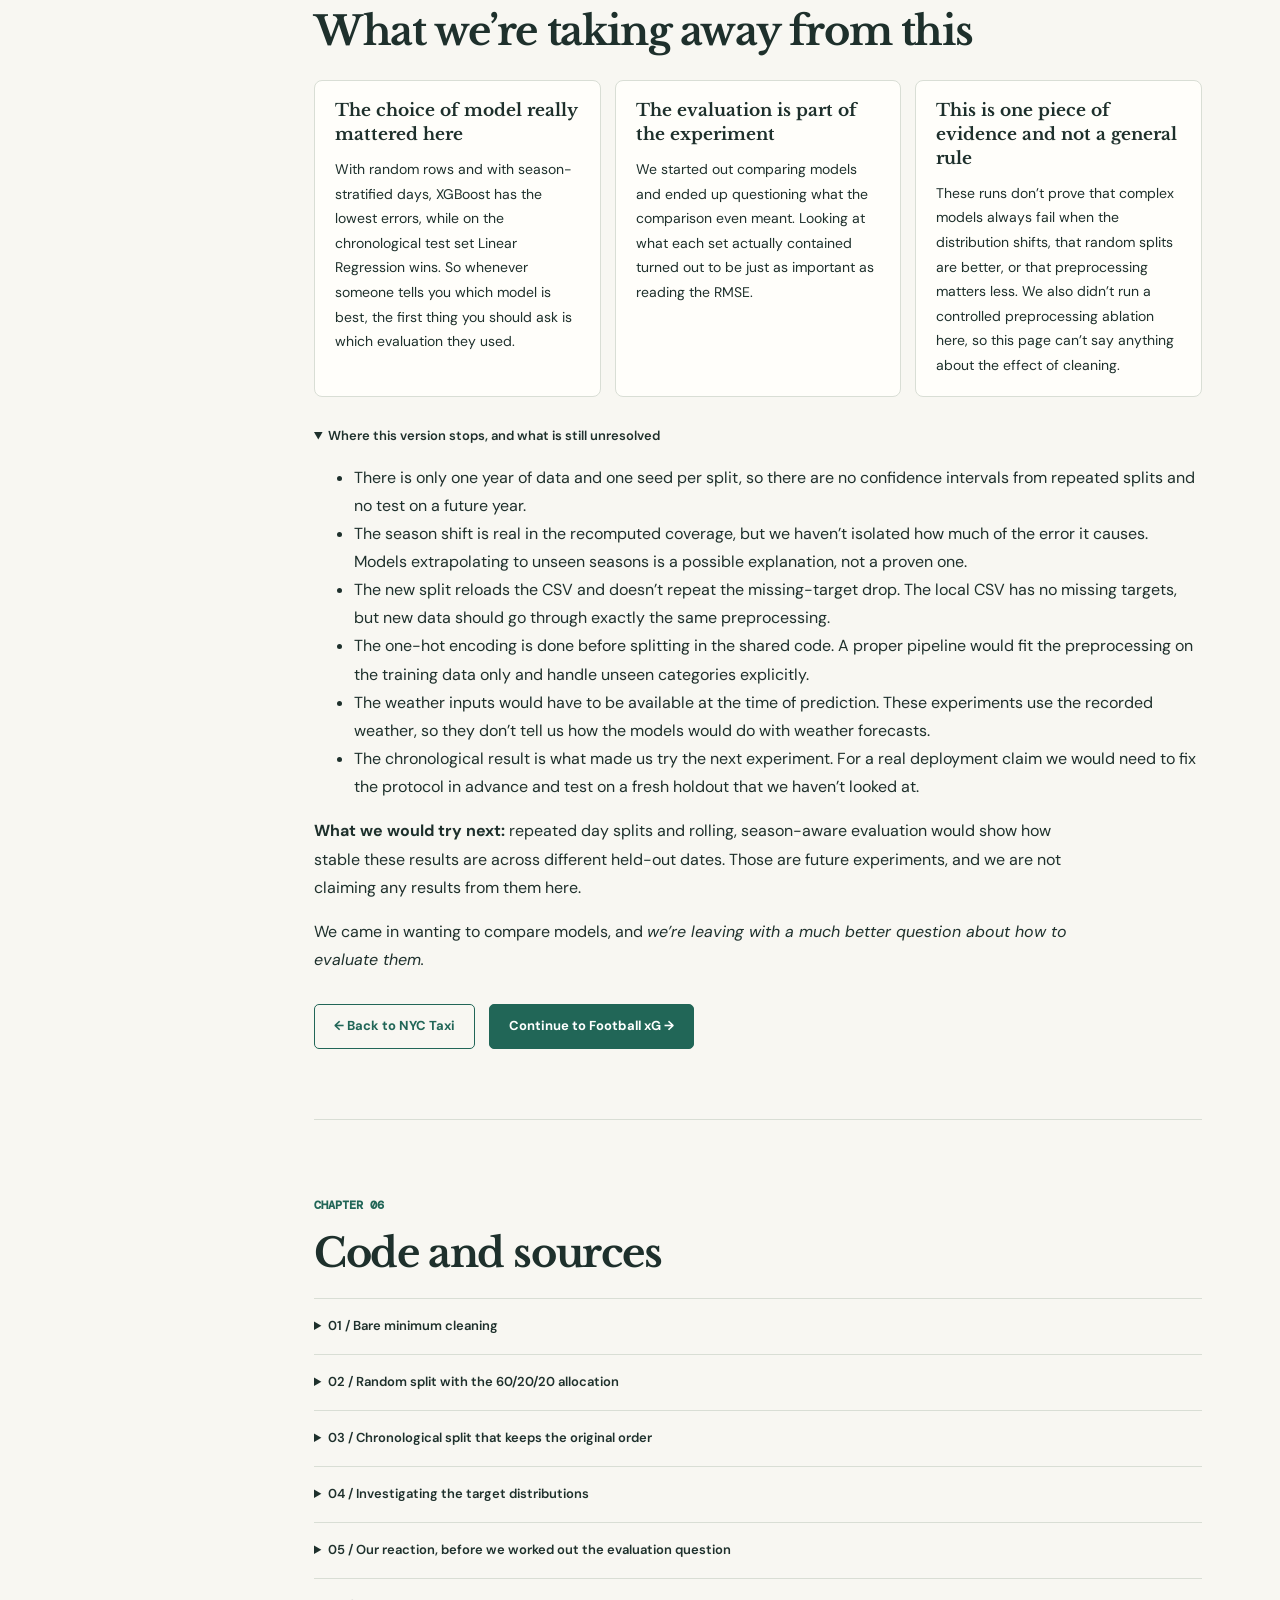
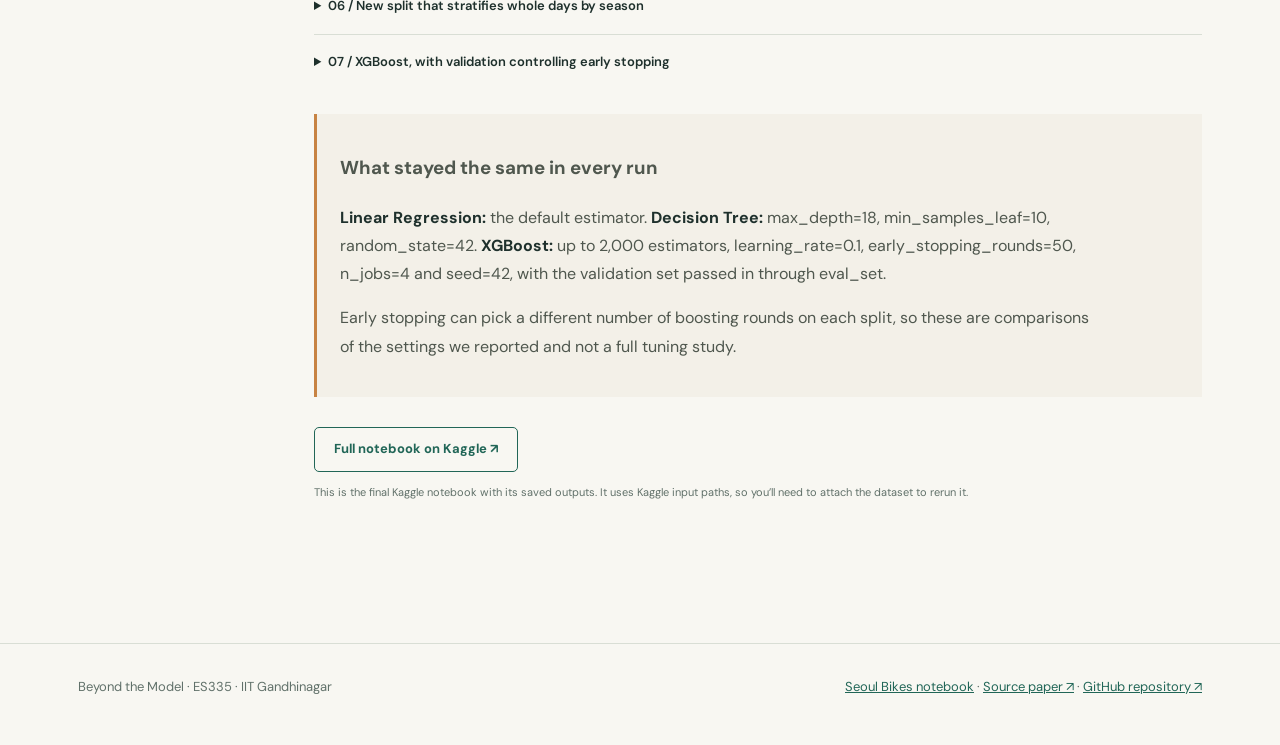
<file: docs/datasets/dataset-2.html>
<!DOCTYPE html>
<html lang="en">
 <head>
  <meta charset="utf-8"/>
  <meta content="Three models, three ways of splitting the data, and a result that changed the question. A first-person Seoul Bike Sharing investigation for ES335." name="description"/>
  <meta content="width=device-width, initial-scale=1" name="viewport"/>
  <title>
   Seoul Bikes · How the split changed the winner | Beyond the Model
  </title>
  <link href="../css/style.css?v=20261117-kaggle2" rel="stylesheet"/>
  <link href="../css/seoul.css?v=20261117-kaggle2" rel="stylesheet"/>
  <script defer="" src="../js/seoul-data.js?v=20261117-kaggle2">
  </script>
  <script defer="" src="../js/seoul.js?v=20261117-kaggle2">
  </script>
  <script defer="" src="../js/seoul-days.js?v=20261117-kaggle2">
  </script>
  <script defer="" src="../js/seoul-year.js?v=20261117-kaggle2">
  </script>
  <script defer="" src="../js/common.js?v=20261117-kaggle2">
  </script>
 </head>
 <body class="seoul">
  <a class="skip" href="#main">
   Skip to case study
  </a>
  <header class="site-header">
   <nav class="nav">
    <a class="logo" href="../index.html">
     Beyond
     <span class="logo-mark">
      .
     </span>
     the Model
    </a>
    <div class="nav-links">
     <a href="../index.html">
      Home
     </a>
     <a href="../datasets/nyc-taxi.html">
      NYC Taxi
     </a>
     <a aria-current="page" href="../datasets/dataset-2.html">
      Seoul Bikes
     </a>
     <a href="../datasets/dataset-3.html">
      Football xG
     </a>
     <a href="../index.html#summary">
      Summary
     </a>
    </div>
   </nav>
  </header>
  <main id="main">
   <section class="wrap hero" style="padding-bottom: 40px">
    <h1>
     The same three models told a different story every time we changed the split
    </h1>
    <p class="lead">
     Can the weather, the hour and the season tell us how many bikes people in Seoul will rent? After NYC Taxi we wanted to look at the other side of the question, so here we compared three models with only basic preparation and paid close attention to what the results were really saying.
    </p>
    <div class="hero-actions">
     <a class="btn" href="#problem">
      Start exploring ↓
     </a>
     <a class="btn ghost" href="https://www.kaggle.com/code/dhyeybuch/es335-project-seoul-bikesharing" rel="noopener noreferrer" target="_blank">
      Open the notebook on Kaggle ↗
     </a>
    </div>
   </section>
   <div class="wrap">
    <div class="statrow">
     <div class="stat">
      <strong>
       8,760
      </strong>
      <small>
       Hourly records from December 2017 to November 2018
      </small>
     </div>
     <div class="stat">
      <strong>
       365
      </strong>
      <small>
       Days in the one year of data we have
      </small>
     </div>
     <div class="stat">
      <strong>
       3 × 3
      </strong>
      <small>
       Three models, each tested on three different splits
      </small>
     </div>
    </div>
    <div class="report-layout">
     <aside aria-label="Page chapters" class="toc">
      <span>
       On this page
      </span>
      <a href="#problem">
       01 / The problem
      </a>
      <a href="#models">
       02 / The results
      </a>
      <a href="#investigation">
       03 / The investigation
      </a>
      <a href="#preparation">
       04 / How we set it up
      </a>
      <a href="#findings">
       05 / Findings
      </a>
      <a href="#code">
       Code &amp; sources
      </a>
     </aside>
     <div>
      <section class="chapter" id="problem">
       <span class="chapter-number">
        CHAPTER 01
       </span>
       <h2>
        What we are trying to predict
       </h2>
       <p>
        In NYC Taxi, cleaning the data and engineering features did most of the work. Here we wanted to see the opposite case: can a more flexible model make a big difference without a mountain of feature engineering behind it?
       </p>
       <p>
        The target is the
        <strong>
         Rented Bike Count
        </strong>
        for each hour. The inputs are the weather, the hour, the season, whether it was a holiday and whether the service was running that day. We compared Linear Regression, a Decision Tree and XGBoost, and gave all three exactly the same basic features.
       </p>
       <p>
        We’ll show you the results first, and then explain why they made us question the way we were evaluating the models in the first place.
       </p>
      </section>
      <section class="chapter" id="models">
       <span class="chapter-number">
        CHAPTER 02
       </span>
       <h2>
        First, let’s look at what happened
       </h2>
       <p>
        When we split the rows randomly, XGBoost’s test RMSE was 244.4034 bikes against 376.5360 for Linear Regression. When we split the data chronologically, Linear Regression came out on top instead, with 369.8886 against 499.4878 for XGBoost. And with a split that keeps whole days together and covers every season, XGBoost led again at 250.4534. The model settings were identical every single time, and yet the winner changed with the evaluation.
       </p>
       <div aria-label="Which model wins the test set on each split" class="winner-strip" id="winner-strip">
       </div>
       <p>
        Use the split buttons below to see each model’s error next to the seasons that each set contains. We explain what is going on right after.
       </p>
       <div class="lab split-lab" id="model-lab">
        <div class="lab-head">
         <div>
          <h3>
           How each split changes both the errors and the seasons the models get to see
          </h3>
         </div>
        </div>
        <div aria-label="Evaluation split" class="seg split-buttons" role="group">
         <button aria-pressed="true" class="active" data-split="random" type="button">
          Random rows
         </button>
         <button aria-pressed="false" data-split="chronological" type="button">
          Chronological
         </button>
         <button aria-pressed="false" data-split="day" type="button">
          Season-stratified days
         </button>
        </div>
        <div class="lab-controls">
         <p class="split-context" id="active-split">
          Random rows · Test RMSE
         </p>
         <div class="selects">
          <label>
           Evaluate on
           <select id="evaluation">
            <option value="test">
             Test
            </option>
            <option value="validation">
             Validation
            </option>
           </select>
          </label>
          <label>
           Error metric
           <select id="metric">
            <option value="rmse">
             RMSE
            </option>
            <option value="mae">
             MAE
            </option>
           </select>
          </label>
         </div>
        </div>
        <div aria-label="Linked model metrics and season coverage" class="comparison-grid">
         <div class="comparison-panel leaderboard">
          <h4>
           Model error
           <span>
            lower is better
           </span>
          </h4>
          <div aria-label="Model error comparison" id="bars">
          </div>
          <p class="mini">
           Bikes per hour, drawn on the same bar scale for every split.
          </p>
         </div>
         <div class="comparison-panel coverage-panel">
          <h4>
           Season coverage
           <span>
            all three sets
           </span>
          </h4>
          <div class="legend">
           <span class="winter">
            Winter
           </span>
           <span class="spring">
            Spring
           </span>
           <span class="summer">
            Summer
           </span>
           <span class="autumn">
            Autumn
           </span>
          </div>
          <div id="coverage">
          </div>
          <p class="mini">
           These are row counts, and the outlined set is the one chosen in “Evaluate on”.
          </p>
         </div>
        </div>
        <p aria-live="polite" class="comparison-summary" id="comparison-summary" role="status">
         XGBoost has 35.1% lower test RMSE than Linear Regression. Every season is represented, but hours from the same day end up in different sets, so this compares hours within the same year rather than forecasting the future.
        </p>
        <details class="lab-details">
         <summary>
          How each split works and how to read it
         </summary>
         <h4 id="split-question">
         </h4>
         <p id="split-method">
         </p>
         <p id="split-caveat">
         </p>
         <p id="split-finding">
         </p>
        </details>
        <details class="lab-details">
         <summary>
          All the reported scores and target distributions
         </summary>
         <div class="table-scroll">
          <table>
           <caption id="scores-caption">
            All reported scores for this split
           </caption>
           <thead>
            <tr>
             <th scope="col">
              Model
             </th>
             <th scope="col">
              Val RMSE
             </th>
             <th scope="col">
              Val MAE
             </th>
             <th scope="col">
              Test RMSE
             </th>
             <th scope="col">
              Test MAE
             </th>
            </tr>
           </thead>
           <tbody id="scores">
           </tbody>
          </table>
         </div>
         <div class="table-scroll">
          <table>
           <caption>
            Recomputed target distribution, in rented bikes per hour
           </caption>
           <thead>
            <tr>
             <th scope="col">
              Set
             </th>
             <th scope="col">
              Rows
             </th>
             <th scope="col">
              Distinct days
             </th>
             <th scope="col">
              Mean
             </th>
             <th scope="col">
              Std. dev.
             </th>
            </tr>
           </thead>
           <tbody id="distribution">
           </tbody>
          </table>
         </div>
         <p class="mini">
          The season coverage and target summaries are recomputed from the local CSV using the same split code. With random rows the same day can appear in several sets, so the day counts overlap, while the day split has no overlap at all. RMSE gives large errors more weight, and MAE is simply the average size of the error.
         </p>
        </details>
        <p class="source-line">
         The metrics come from the runs we recorded and from a
         <a href="../data/seoul-day-results.png">
          screenshot of the day-split output
         </a>
         .
         <a download="" href="../data/seoul-metrics.csv">
          Download all scores ↓
         </a>
         ·
         <a href="../data/seoul-results.json">
          Data and provenance ↗
         </a>
        </p>
        <noscript>
         <h3>
          Random rows
         </h3>
         <div class="table-scroll">
          <table>
           <thead>
            <tr>
             <th>
              Model
             </th>
             <th>
              Val RMSE
             </th>
             <th>
              Val MAE
             </th>
             <th>
              Test RMSE
             </th>
             <th>
              Test MAE
             </th>
            </tr>
           </thead>
           <tbody>
            <tr>
             <th scope="row">
              Linear Regression
             </th>
             <td>
              374.4176
             </td>
             <td>
              281.8237
             </td>
             <td>
              376.5360
             </td>
             <td>
              285.8975
             </td>
            </tr>
            <tr>
             <th scope="row">
              Decision Tree
             </th>
             <td>
              288.5615
             </td>
             <td>
              181.2777
             </td>
             <td>
              295.6182
             </td>
             <td>
              183.0501
             </td>
            </tr>
            <tr>
             <th scope="row">
              XGBoost
             </th>
             <td>
              232.9298
             </td>
             <td>
              149.5629
             </td>
             <td>
              244.4034
             </td>
             <td>
              155.7212
             </td>
            </tr>
           </tbody>
          </table>
         </div>
         <h3>
          Chronological
         </h3>
         <div class="table-scroll">
          <table>
           <thead>
            <tr>
             <th>
              Model
             </th>
             <th>
              Val RMSE
             </th>
             <th>
              Val MAE
             </th>
             <th>
              Test RMSE
             </th>
             <th>
              Test MAE
             </th>
            </tr>
           </thead>
           <tbody>
            <tr>
             <th scope="row">
              Linear Regression
             </th>
             <td>
              607.0256
             </td>
             <td>
              513.4486
             </td>
             <td>
              369.8886
             </td>
             <td>
              277.0216
             </td>
            </tr>
            <tr>
             <th scope="row">
              Decision Tree
             </th>
             <td>
              472.4594
             </td>
             <td>
              342.2714
             </td>
             <td>
              517.6507
             </td>
             <td>
              348.0296
             </td>
            </tr>
            <tr>
             <th scope="row">
              XGBoost
             </th>
             <td>
              483.4648
             </td>
             <td>
              395.9133
             </td>
             <td>
              499.4878
             </td>
             <td>
              377.6833
             </td>
            </tr>
           </tbody>
          </table>
         </div>
         <h3>
          Season-stratified days
         </h3>
         <div class="table-scroll">
          <table>
           <thead>
            <tr>
             <th>
              Model
             </th>
             <th>
              Val RMSE
             </th>
             <th>
              Val MAE
             </th>
             <th>
              Test RMSE
             </th>
             <th>
              Test MAE
             </th>
            </tr>
           </thead>
           <tbody>
            <tr>
             <th scope="row">
              Linear Regression
             </th>
             <td>
              362.9971
             </td>
             <td>
              269.6009
             </td>
             <td>
              383.6370
             </td>
             <td>
              293.1267
             </td>
            </tr>
            <tr>
             <th scope="row">
              Decision Tree
             </th>
             <td>
              311.2711
             </td>
             <td>
              203.6951
             </td>
             <td>
              290.6824
             </td>
             <td>
              186.1559
             </td>
            </tr>
            <tr>
             <th scope="row">
              XGBoost
             </th>
             <td>
              258.5067
             </td>
             <td>
              164.8088
             </td>
             <td>
              250.4534
             </td>
             <td>
              166.0807
             </td>
            </tr>
           </tbody>
          </table>
         </div>
        </noscript>
       </div>
      </section>
      <section class="chapter" id="investigation">
       <span class="chapter-number">
        CHAPTER 03
       </span>
       <h2>
        So why did the story change?
       </h2>
       <h3 class="step">
        Our first reaction was that this result didn’t sit right with us
       </h3>
       <p>
        When Linear Regression beat both tree models on the chronological test set, our first reaction in the notebook was that this result just doesn’t sit right with us, because it went against everything the random split had shown and against what we expected from theory. It completely caught us off guard. But a result you didn’t expect is a reason to investigate your setup, not a reason to throw the score away, and it was exciting to have something real to dig into.
       </p>
       <h3 class="step">
        Were the splits seeing different seasons?
       </h3>
       <p>
        Our first guess was that the chronological split was training “almost exclusively in winter months”. That guess turned out to be too strong. When we recomputed the coverage, training had
        <strong>
         2,160 winter, 2,208 spring and 888 summer rows, and not a single autumn row
        </strong>
        . Validation was a mix of summer and autumn, and the test set was entirely autumn.
       </p>
       <p>
        The
        <code>
         target.describe()
        </code>
        check in the notebook had already shown the mean and the spread of rentals changing from one set to the next, and the explorer above makes those differences easy to see. All of this supports the idea of a distribution shift, but it doesn’t prove that the season alone caused the ranking to flip.
       </p>
       <div class="lab" id="year-lab">
        <div class="lab-head">
         <div>
          <h3>
           A year of bike rentals, and which days each split hands to the models
          </h3>
          <p>
           This is the picture that made the whole story click for us. Start with the seasons, then switch to each split and watch which days end up in training, validation and test.
          </p>
         </div>
        </div>
        <div aria-label="What to colour the days by" class="seg" role="group">
         <button aria-pressed="true" class="active" data-year="seasons" type="button">
          Seasons
         </button>
         <button aria-pressed="false" data-year="random" type="button">
          Random rows
         </button>
         <button aria-pressed="false" data-year="chronological" type="button">
          Chronological
         </button>
         <button aria-pressed="false" data-year="day" type="button">
          Season-stratified days
         </button>
        </div>
        <div class="year-key" id="year-key">
        </div>
        <div id="year-chart">
        </div>
        <p aria-live="polite" class="year-readout" id="year-readout">
        </p>
        <p aria-live="polite" class="year-summary" id="year-summary" role="status">
        </p>
        <p class="source-line">
         Daily totals and split assignments are recomputed from the local CSV with the notebook’s own split code and random_state=42, and they reproduce the season coverage reported above exactly. In the split views, each bar is shaded by how many of that day’s 24 hours went to each set.
        </p>
       </div>
       <h3 class="step">
        We pushed back on the split, and then asked a sharper question
       </h3>
       <p>
        Our argument was that for bike rentals, the weather and the season matter much more than whether it is 2017 or 2019. That is a hypothesis, though, and these runs don’t prove it. If the real task is predicting later periods from earlier data, then the chronological evaluation is still the relevant one.
       </p>
       <p>
        So we asked a second question instead: how well do the models do on
        <strong>
         whole days they have never seen, with every season represented
        </strong>
        ? We split the unique days 60/20/20, stratified by season, and then put all the hours of each day into the set that day belongs to.
       </p>
       <h3 class="step">
        A stronger result, but with a narrower claim
       </h3>
       <p>
        On the season-stratified day split, XGBoost leads on validation and on test, for both RMSE and MAE. Keeping each day together removes the problem of hours from the same day ending up in different sets. It doesn’t remove every link between nearby days, though, and it doesn’t simulate using the model in a future year.
       </p>
       <div class="note">
        <strong>
         What we want you to take from this chapter:
        </strong>
        the split decides what “generalise” actually means. These three splits answer related questions, but they are different exams, and you can’t swap one for another and expect the same answer.
       </div>
      </section>
      <section class="chapter" id="preparation">
       <span class="chapter-number">
        CHAPTER 04
       </span>
       <h2>
        How we set up the comparison
       </h2>
       <p>
        We dropped rows with a missing target, removed the Date column from the inputs, and one-hot encoded Hour, Seasons, Holiday and Functioning Day. That was the whole preparation for every comparison on this page. The local CSV turned out not to have any missing targets anyway.
       </p>
       <div class="code-block">
        <div class="code-top">
         <span>
          The initial preparation · original notebook
         </span>
         <button aria-label="Copy preparation code" class="copy" data-copy="" type="button">
          Copy
         </button>
        </div>
        <pre class="code"><code>df.dropna(axis=0, subset=['Rented Bike Count'], inplace=True)
df.drop(['Date'], axis=1, inplace=True)
X = pd.get_dummies(X, columns=['Hour', 'Seasons', 'Holiday', 'Functioning Day'], drop_first=True, dtype=int)</code></pre>
       </div>
       <h3>
        Baseline
       </h3>
       <p>
        Linear Regression on these basic features is our baseline. It is the simplest of the three models and gets exactly the same inputs as the other two, so on every split the Decision Tree and XGBoost are measured against it, and every comparison in the results chapter is a comparison with this model.
       </p>
       <div class="baseline-grid">
        <div class="metric">
         <small>
          Random rows
         </small>
         <strong>
          376.5360
         </strong>
         <em>
          test RMSE in bikes · MAE 285.8975
         </em>
        </div>
        <div class="metric">
         <small>
          Chronological
         </small>
         <strong>
          369.8886
         </strong>
         <em>
          test RMSE in bikes · MAE 277.0216
         </em>
        </div>
        <div class="metric">
         <small>
          Season-stratified days
         </small>
         <strong>
          383.6370
         </strong>
         <em>
          test RMSE in bikes · MAE 293.1267
         </em>
        </div>
       </div>
       <div class="note">
        <strong>
         How the splits work:
        </strong>
        every split gives 60% of the rows to training, 20% to validation and 20% to test. What changes is which rows end up together. Random rows mixes the hours up, the chronological split holds out the later part of the year, and the season-stratified day split keeps each date whole while still covering every season.
       </div>
       <div aria-label="The three splits compared" class="exams" id="exams">
       </div>
       <p>
        We didn’t run a preprocessing ablation in this case study. This chapter compares the same model settings across different evaluation designs, so it doesn’t measure a separate effect of cleaning the data.
       </p>
      </section>
      <section class="chapter" id="findings">
       <span class="chapter-number">
        CHAPTER 05
       </span>
       <h2>
        What we’re taking away from this
       </h2>
       <div class="takeaways">
        <div class="takeaway">
         <h3>
          The choice of model really mattered here
         </h3>
         <p>
          With random rows and with season-stratified days, XGBoost has the lowest errors, while on the chronological test set Linear Regression wins. So whenever someone tells you which model is best, the first thing you should ask is which evaluation they used.
         </p>
        </div>
        <div class="takeaway">
         <h3>
          The evaluation is part of the experiment
         </h3>
         <p>
          We started out comparing models and ended up questioning what the comparison even meant. Looking at what each set actually contained turned out to be just as important as reading the RMSE.
         </p>
        </div>
        <div class="takeaway">
         <h3>
          This is one piece of evidence and not a general rule
         </h3>
         <p>
          These runs don’t prove that complex models always fail when the distribution shifts, that random splits are better, or that preprocessing matters less. We also didn’t run a controlled preprocessing ablation here, so this page can’t say anything about the effect of cleaning.
         </p>
        </div>
       </div>
       <details class="limitations" open="">
        <summary>
         Where this version stops, and what is still unresolved
        </summary>
        <ul>
         <li>
          There is only one year of data and one seed per split, so there are no confidence intervals from repeated splits and no test on a future year.
         </li>
         <li>
          The season shift is real in the recomputed coverage, but we haven’t isolated how much of the error it causes. Models extrapolating to unseen seasons is a possible explanation, not a proven one.
         </li>
         <li>
          The new split reloads the CSV and doesn’t repeat the missing-target drop. The local CSV has no missing targets, but new data should go through exactly the same preprocessing.
         </li>
         <li>
          The one-hot encoding is done before splitting in the shared code. A proper pipeline would fit the preprocessing on the training data only and handle unseen categories explicitly.
         </li>
         <li>
          The weather inputs would have to be available at the time of prediction. These experiments use the recorded weather, so they don’t tell us how the models would do with weather forecasts.
         </li>
         <li>
          The chronological result is what made us try the next experiment. For a real deployment claim we would need to fix the protocol in advance and test on a fresh holdout that we haven’t looked at.
         </li>
        </ul>
        <p>
         <strong>
          What we would try next:
         </strong>
         repeated day splits and rolling, season-aware evaluation would show how stable these results are across different held-out dates. Those are future experiments, and we are not claiming any results from them here.
        </p>
       </details>
       <p>
        We came in wanting to compare models, and
        <em>
         we’re leaving with a much better question about how to evaluate them.
        </em>
       </p>
       <div class="hero-actions">
        <a class="btn ghost" href="nyc-taxi.html">
         ← Back to NYC Taxi
        </a>
        <a class="btn" href="dataset-3.html">
         Continue to Football xG →
        </a>
       </div>
      </section>
      <section class="chapter" id="code">
       <span class="chapter-number">
        CHAPTER 06
       </span>
       <h2>
        Code and sources
       </h2>
       <div id="code-excerpts">
       </div>
       <div class="note">
        <h3>
         What stayed the same in every run
        </h3>
        <p>
         <strong>
          Linear Regression:
         </strong>
         the default estimator.
         <strong>
          Decision Tree:
         </strong>
         max_depth=18, min_samples_leaf=10, random_state=42.
         <strong>
          XGBoost:
         </strong>
         up to 2,000 estimators, learning_rate=0.1, early_stopping_rounds=50, n_jobs=4 and seed=42, with the validation set passed in through eval_set.
        </p>
        <p>
         Early stopping can pick a different number of boosting rounds on each split, so these are comparisons of the settings we reported and not a full tuning study.
        </p>
       </div>
       <div class="hero-actions">
        <a class="btn ghost" href="https://www.kaggle.com/code/dhyeybuch/es335-project-seoul-bikesharing" rel="noopener noreferrer" target="_blank">
         Full notebook on Kaggle ↗
        </a>
       </div>
       <p class="source-line">
        This is the final Kaggle notebook with its saved outputs. It uses Kaggle input paths, so you’ll need to attach the dataset to rerun it.
       </p>
      </section>
     </div>
    </div>
   </div>
  </main>
  <footer class="footer">
   <div class="wrap footer-inner">
    <span>
     Beyond the Model · ES335 · IIT Gandhinagar
    </span>
    <span>
     <a href="https://www.kaggle.com/code/dhyeybuch/es335-project-seoul-bikesharing" rel="noopener noreferrer" target="_blank">Seoul Bikes notebook</a>
     ·
     <a href="https://proceedings.neurips.cc/paper_files/paper/2024/hash/ae00e5ce7142d02e30a8235ede1ec6fc-Abstract-Datasets_and_Benchmarks_Track.html" rel="noopener noreferrer" target="_blank">Source paper ↗</a>
     ·
     <a href="https://github.com/Aarnav3107/ES335-Project" rel="noopener noreferrer" target="_blank">GitHub repository ↗</a>
    </span>
   </div>
  </footer>
 </body>
</html>
</file>
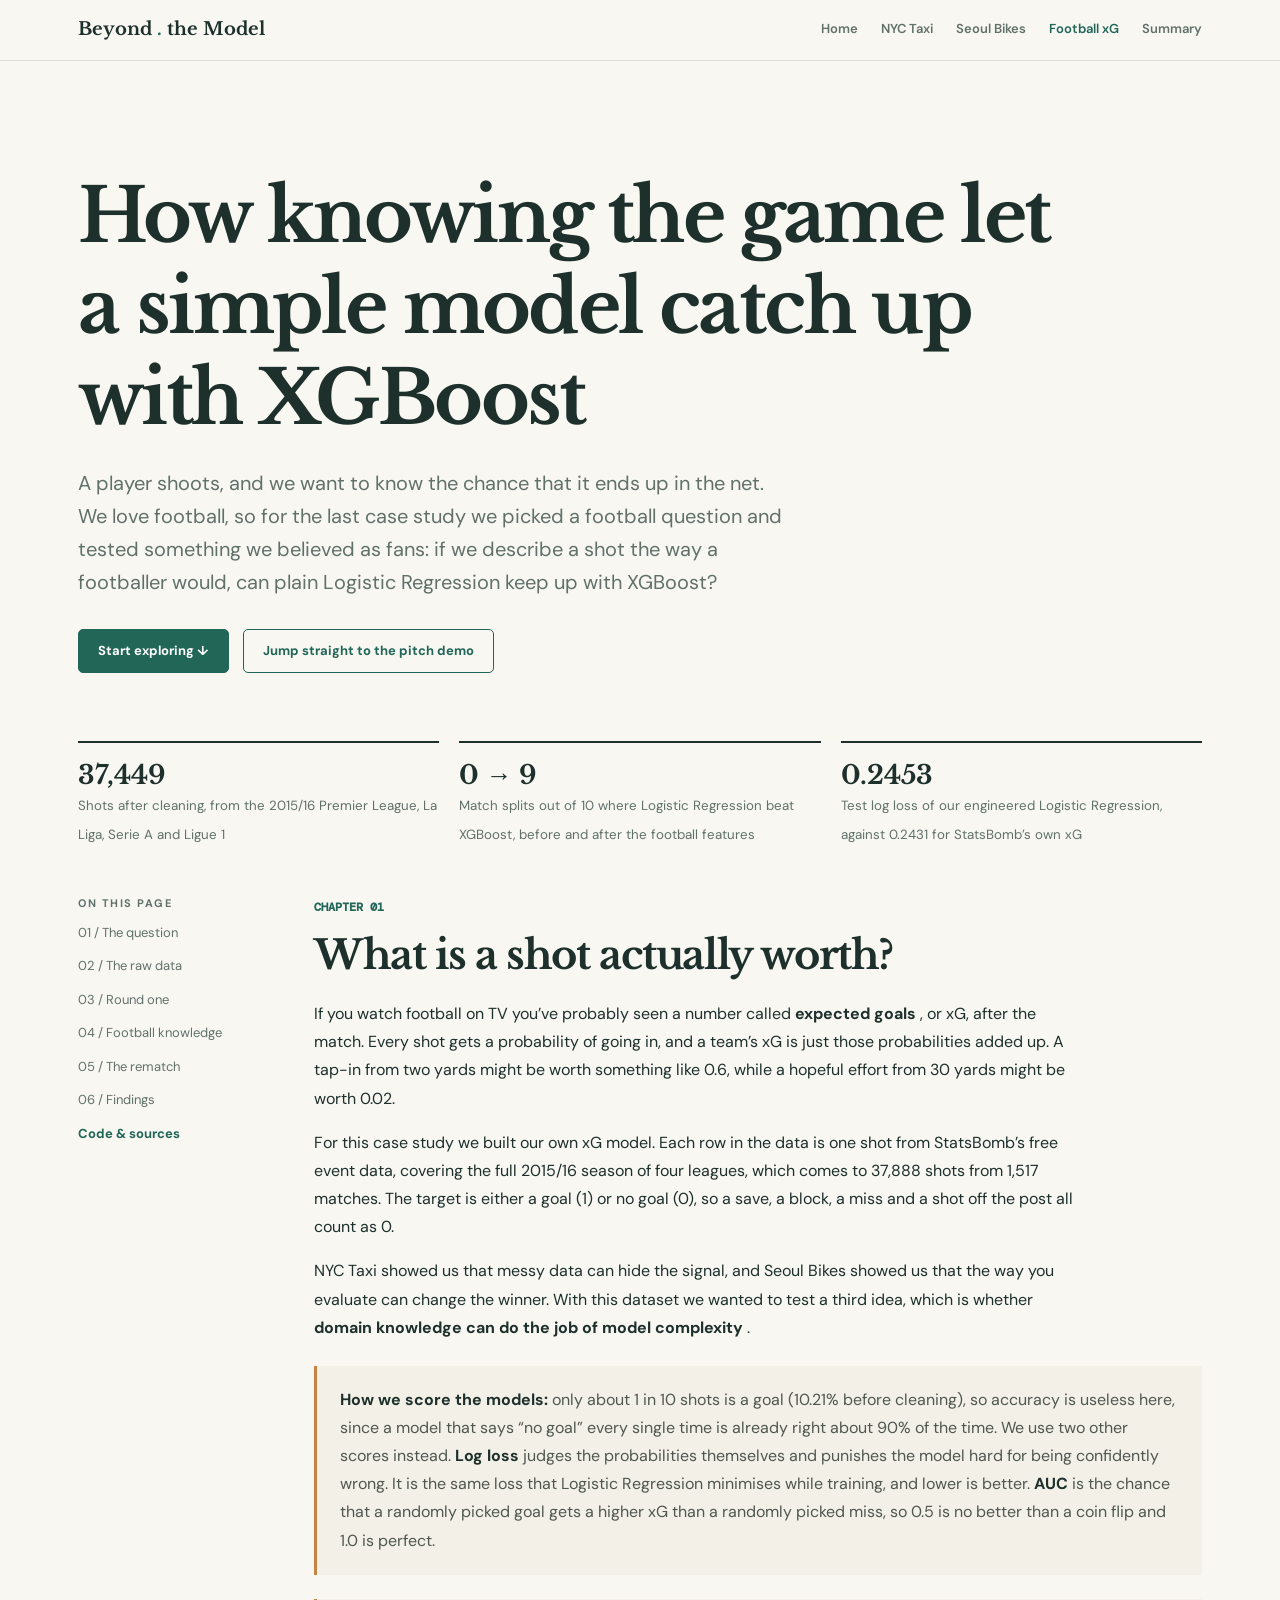
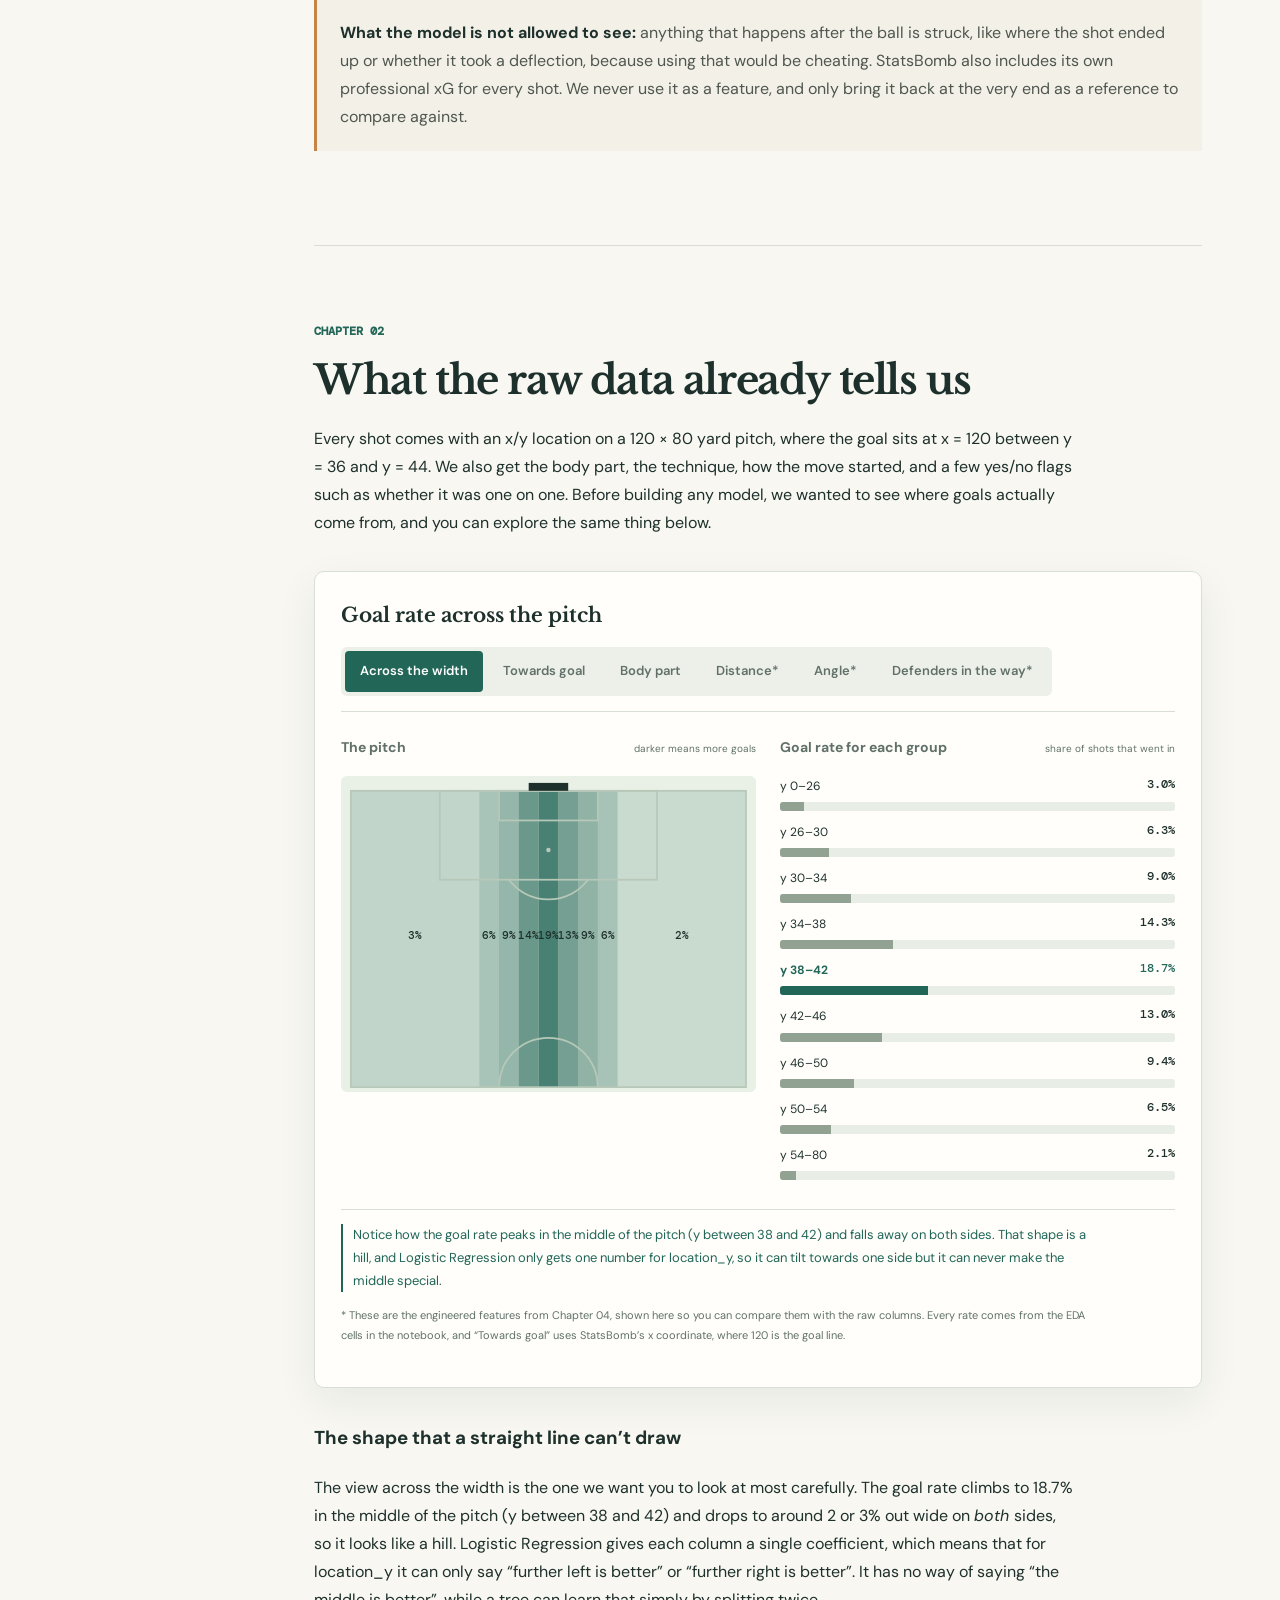
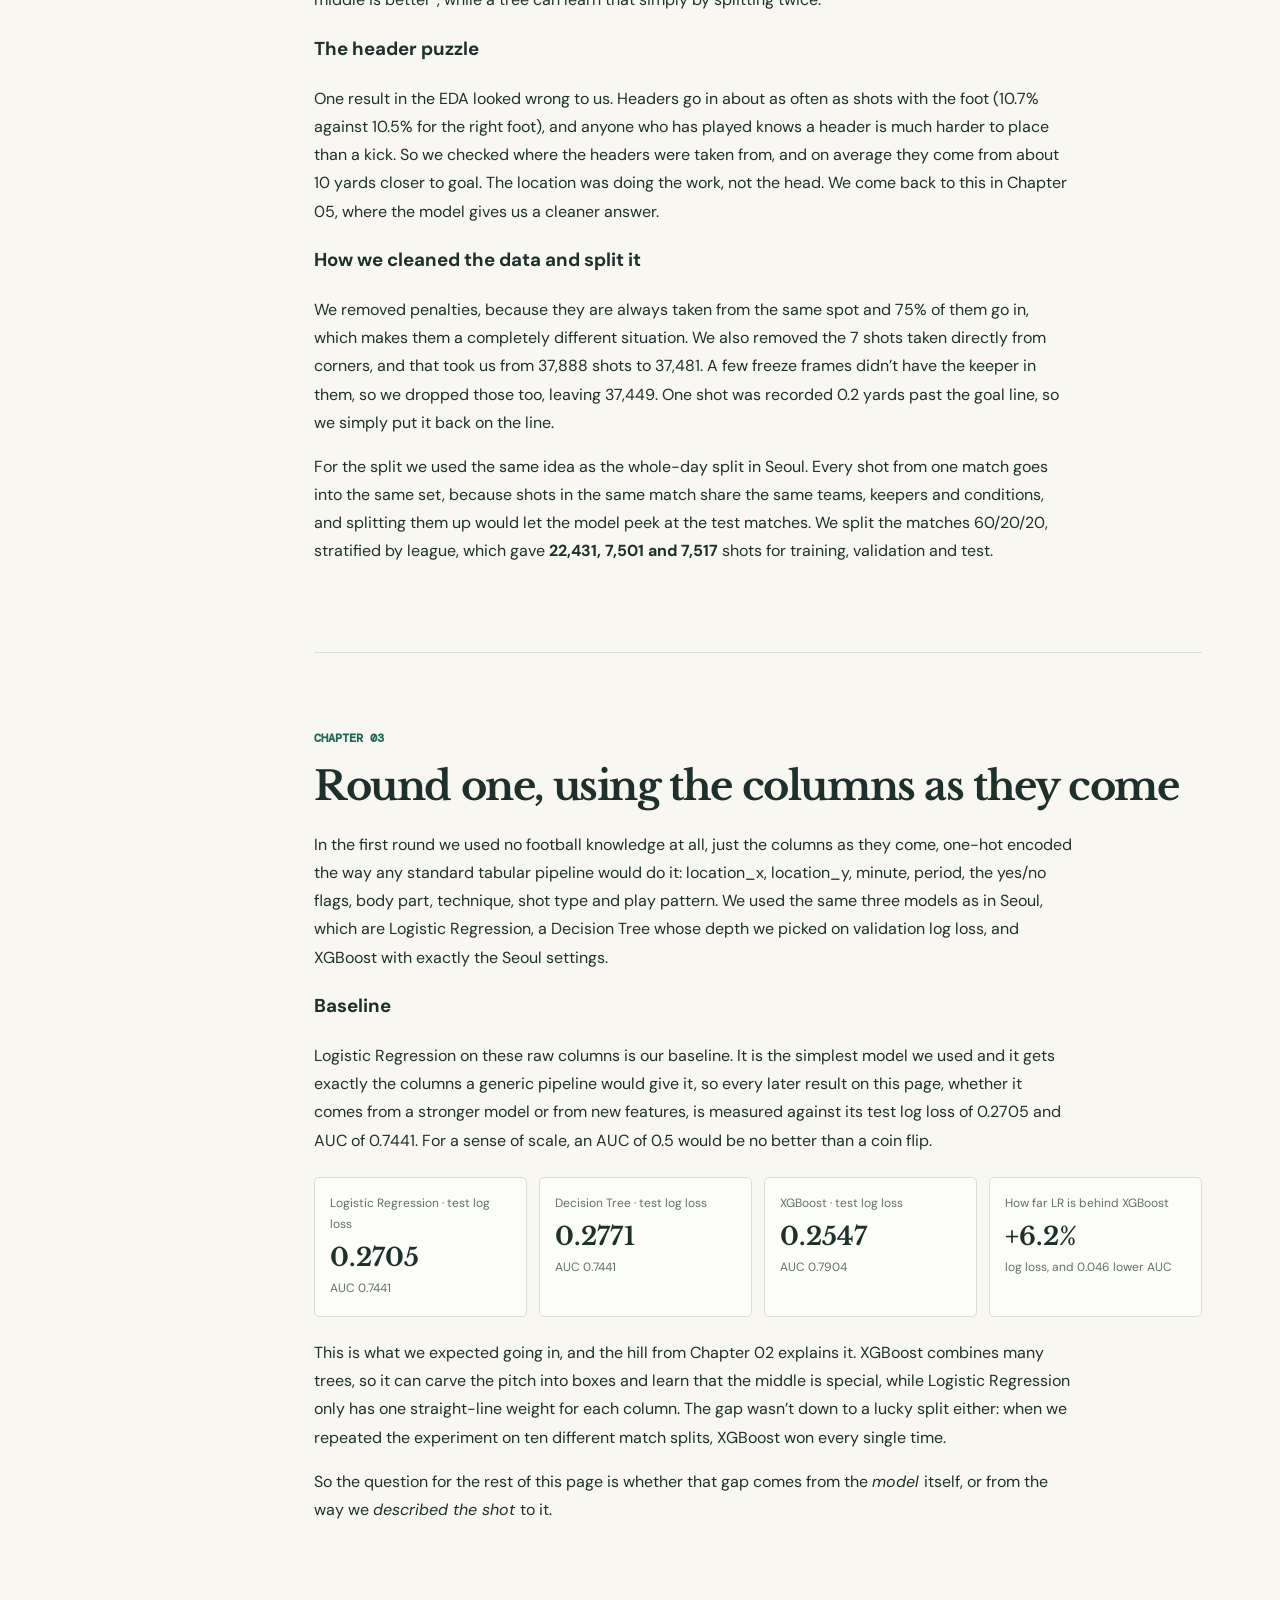
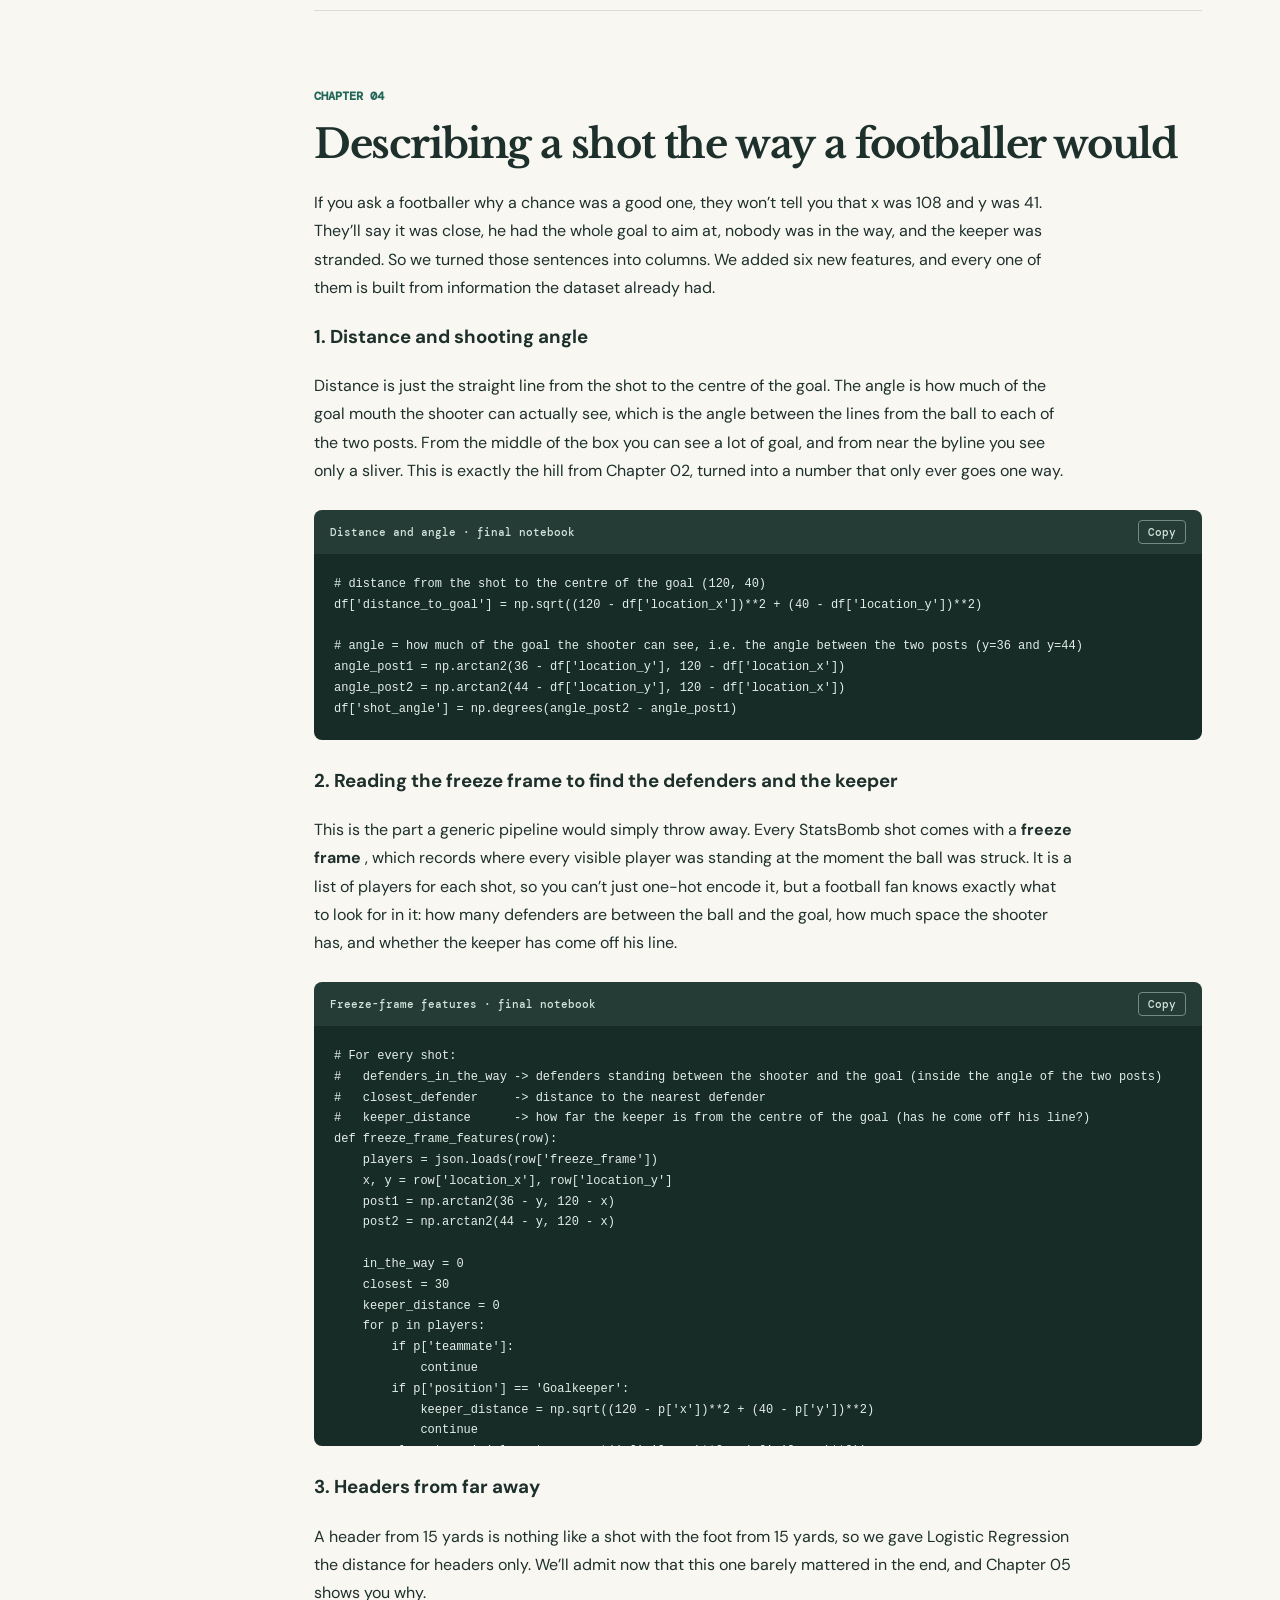
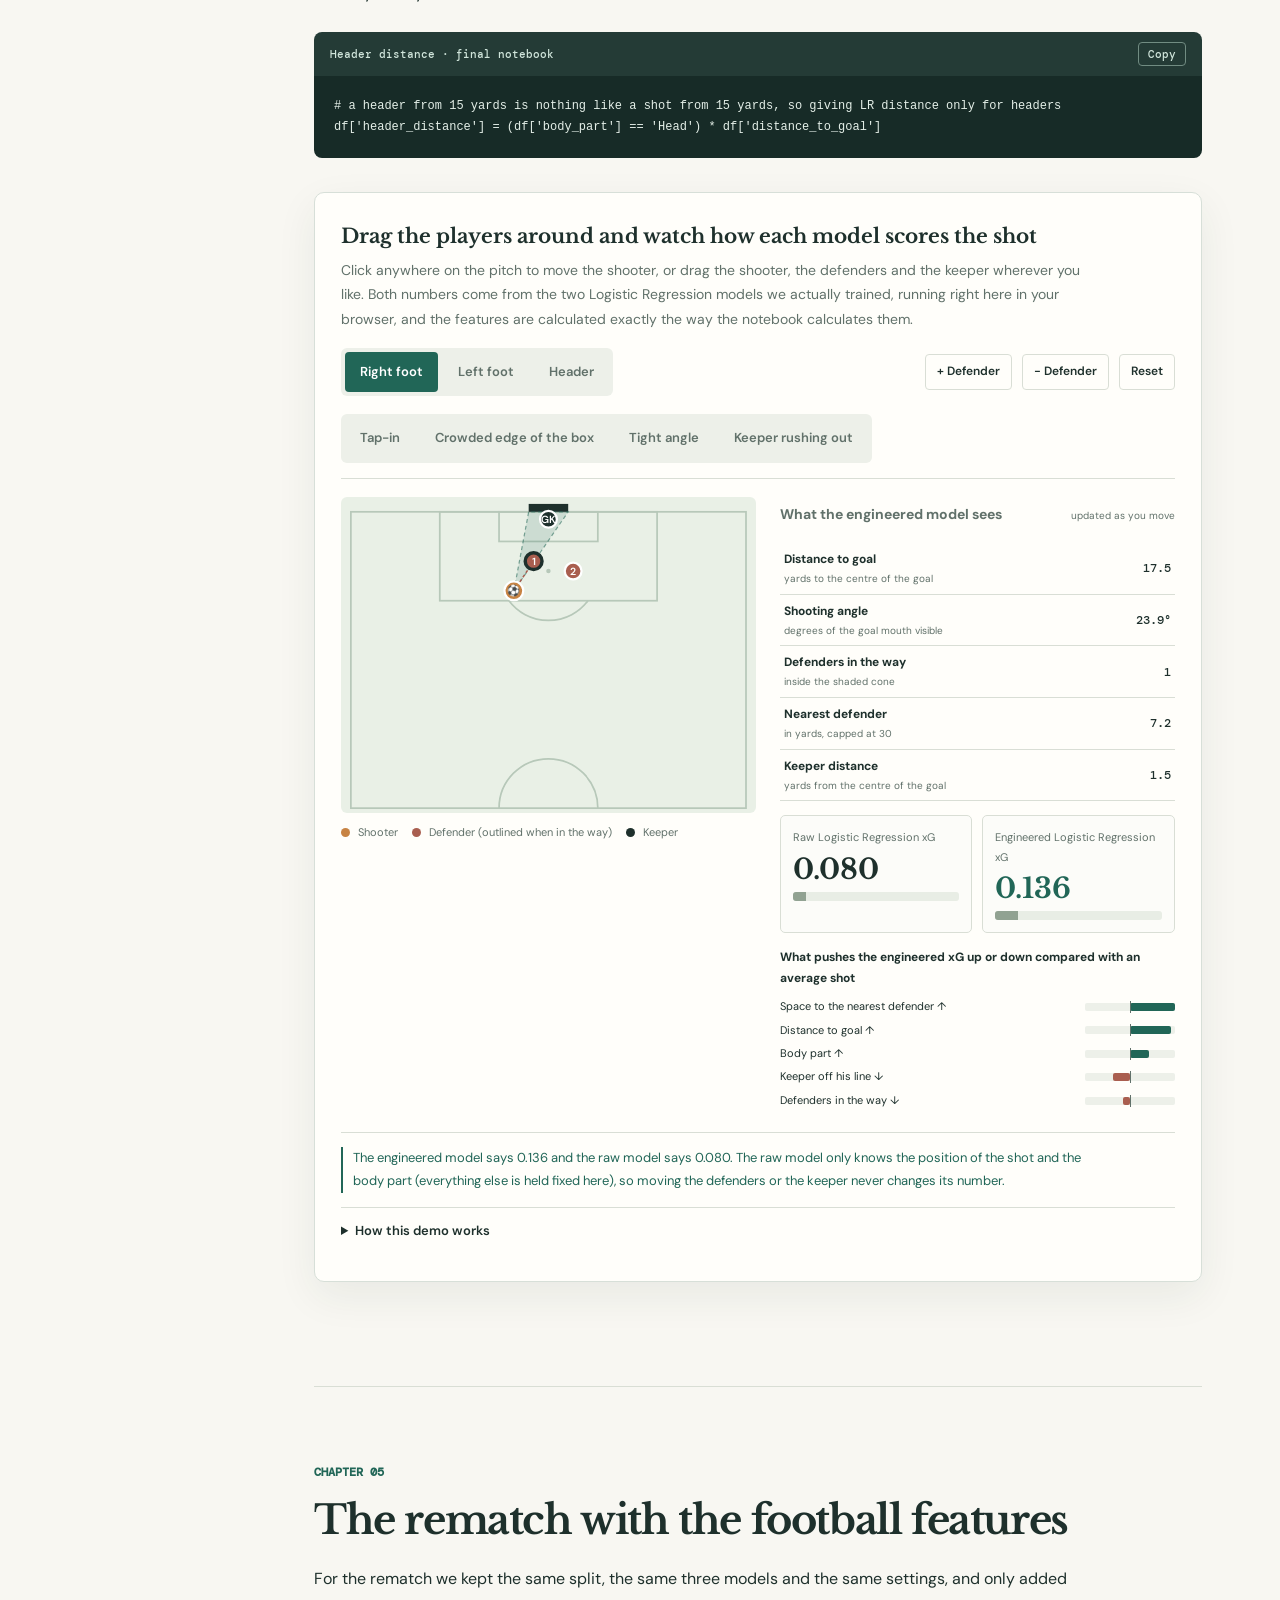
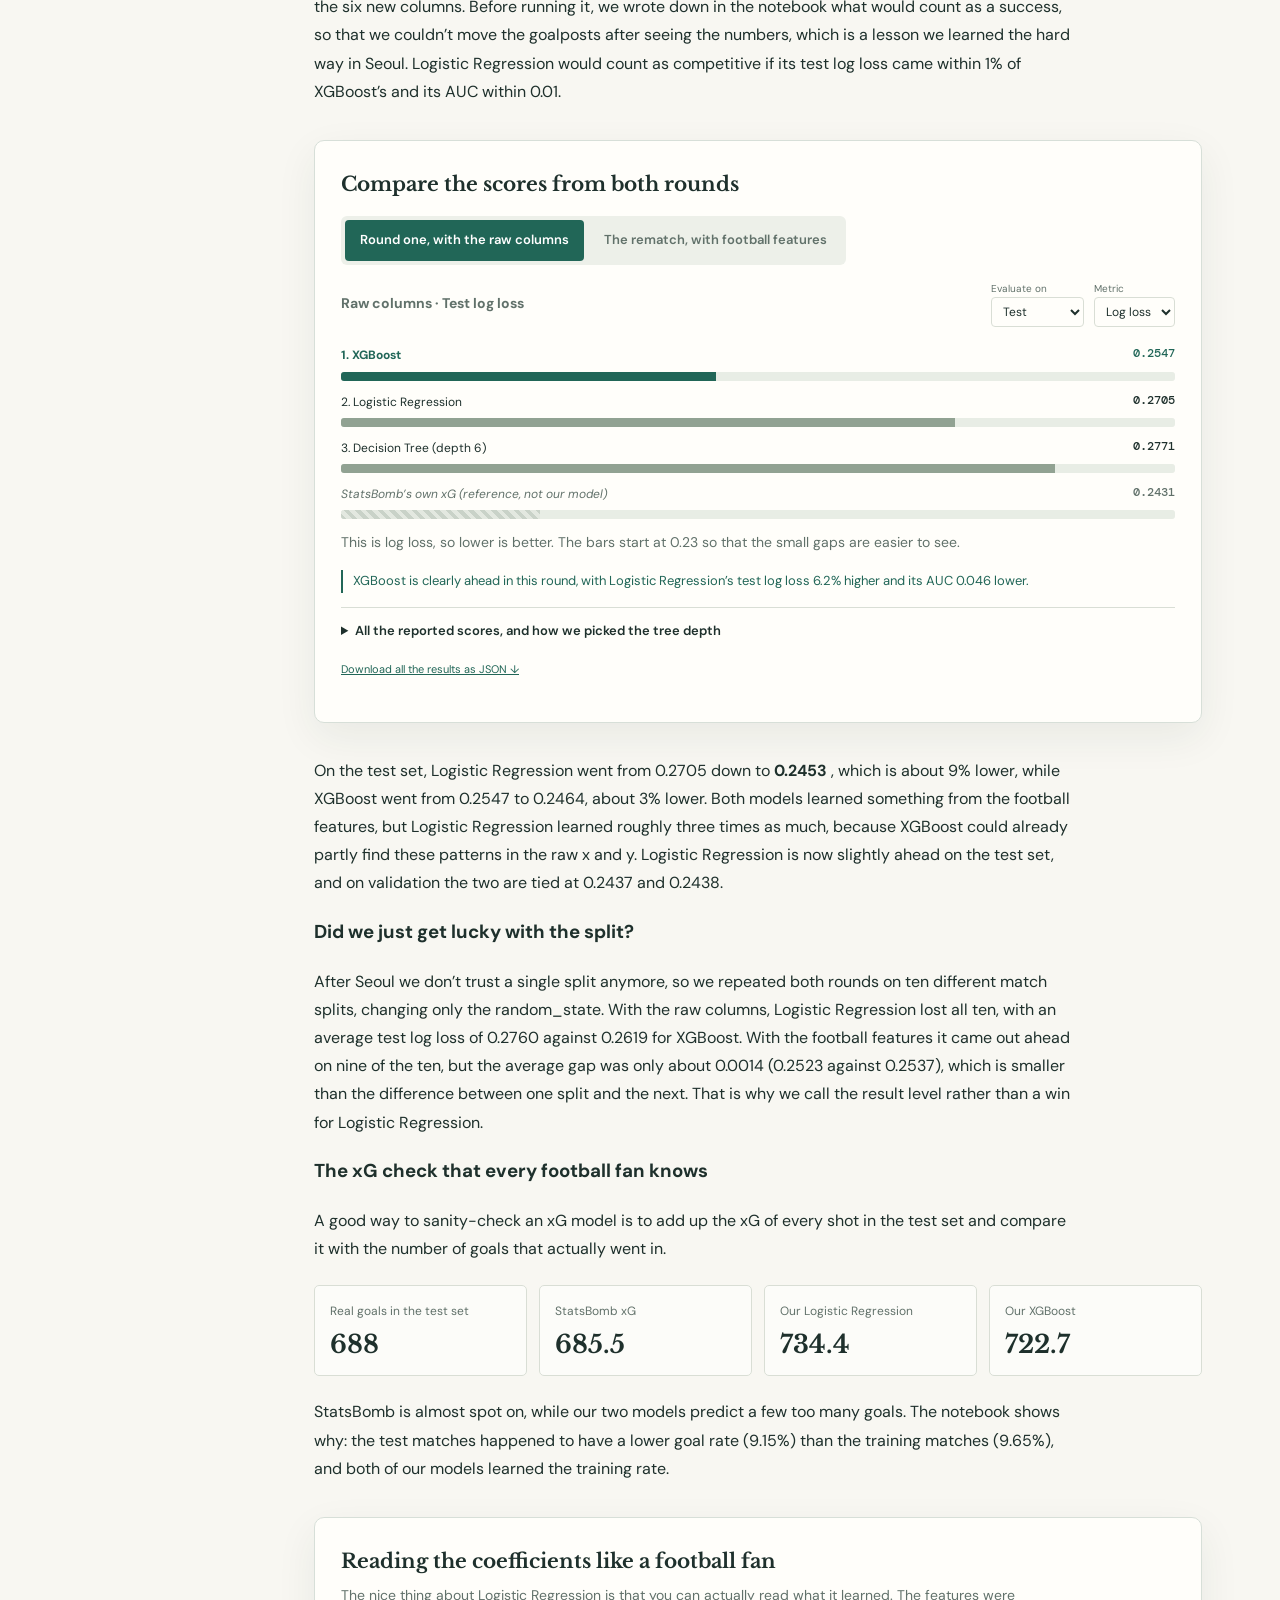
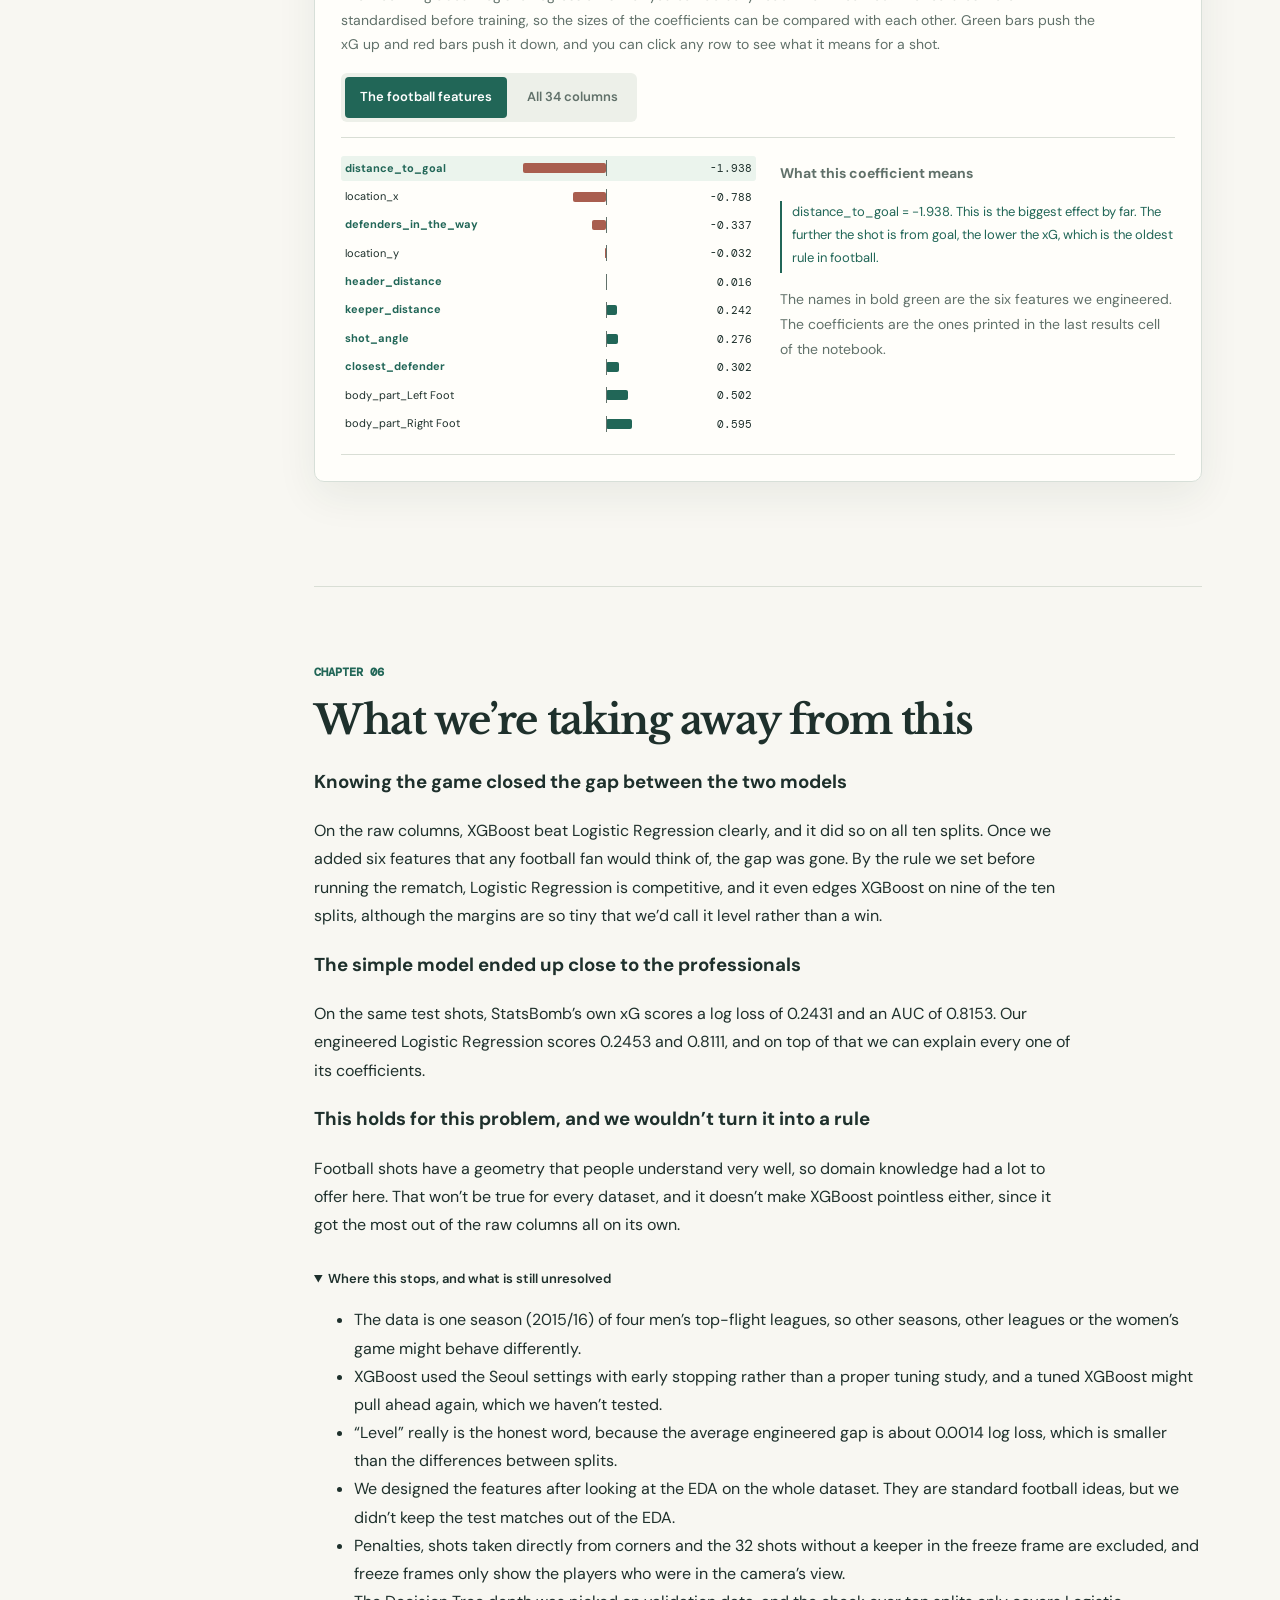
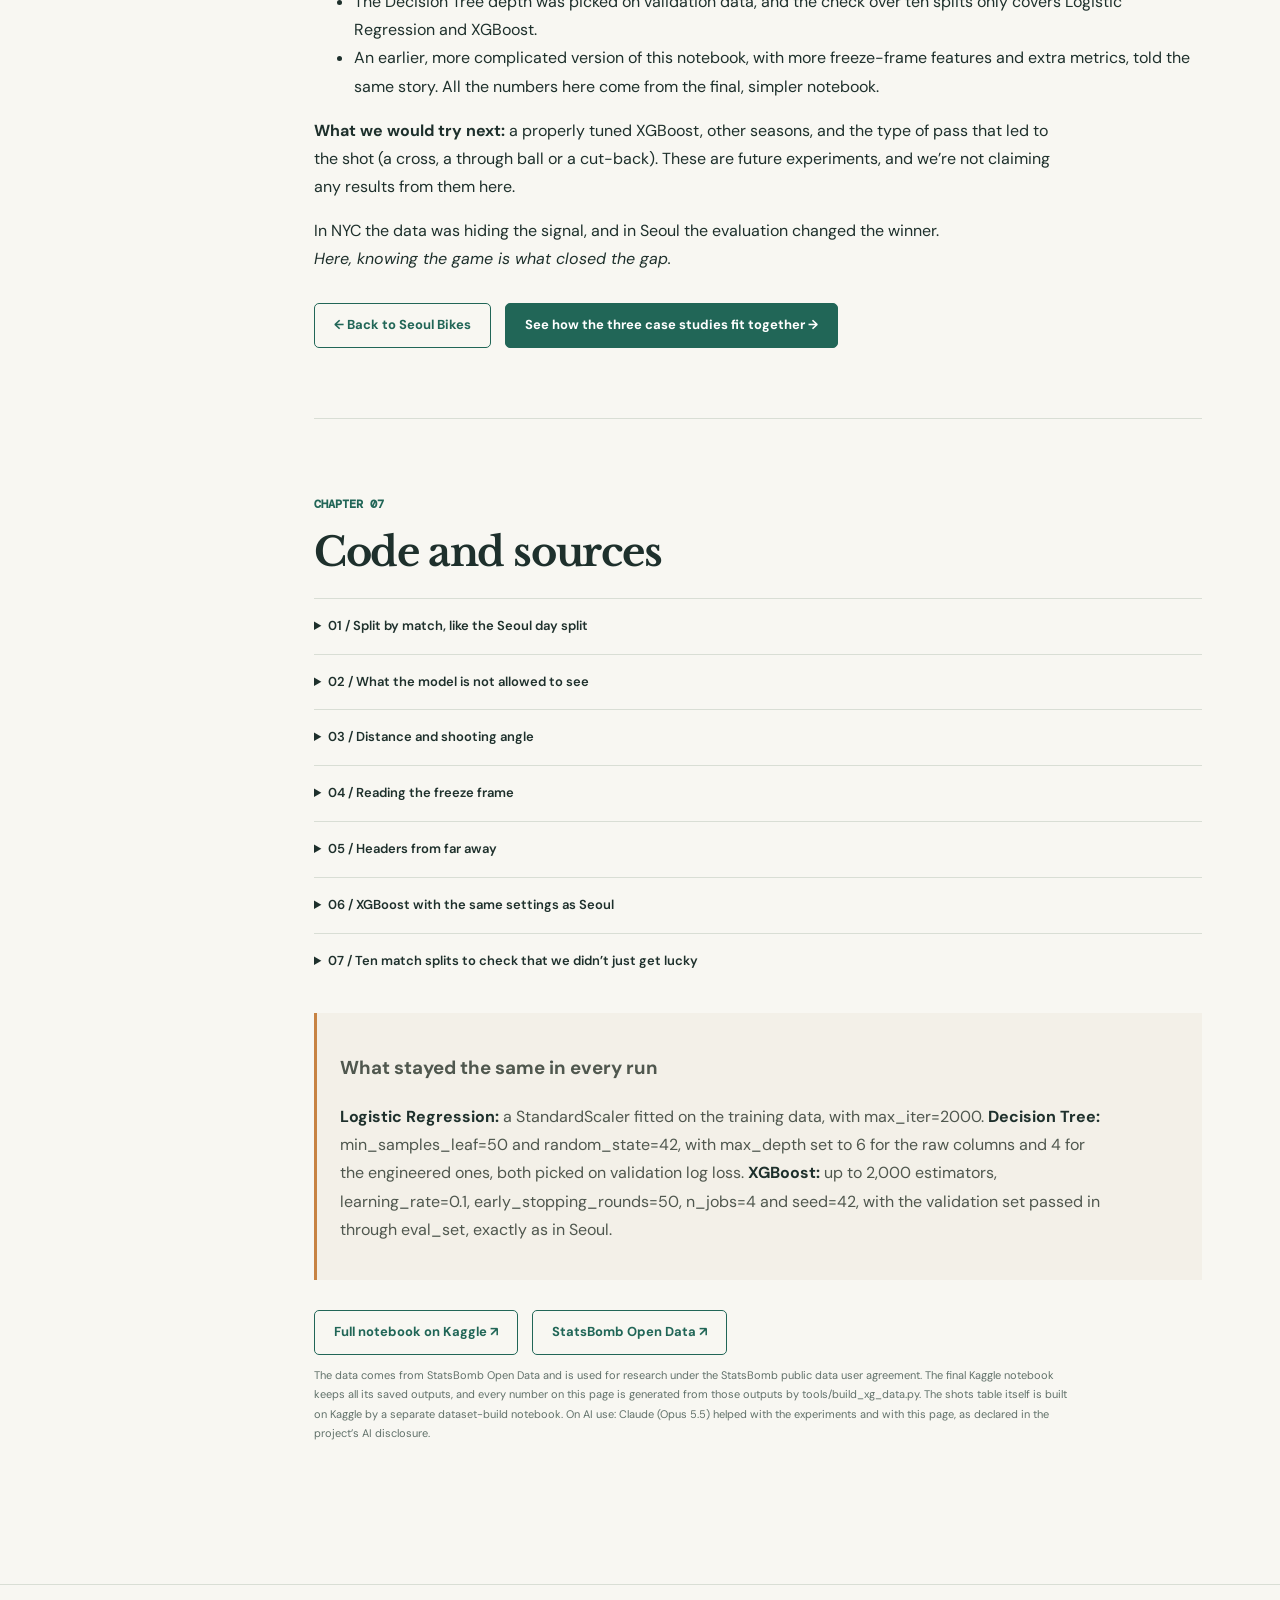
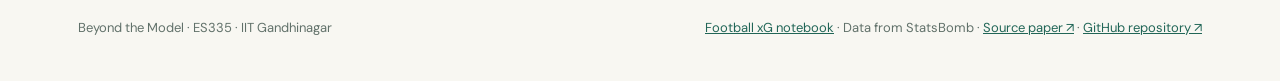
<file: docs/datasets/dataset-3.html>
<!DOCTYPE html>
<html lang="en">
 <head>
  <meta charset="utf-8"/>
  <meta content="width=device-width, initial-scale=1" name="viewport"/>
  <meta content="Can football knowledge make plain Logistic Regression as good as XGBoost at expected goals? A first-person xG investigation on StatsBomb open data for ES335." name="description"/>
  <title>
   Football xG · How knowing the game closed the gap | Beyond the Model
  </title>
  <link href="../css/style.css?v=20261117-kaggle2" rel="stylesheet"/>
  <link href="../css/xg.css?v=20261117-kaggle2" rel="stylesheet"/>
  <script defer="" src="../js/xg-data.js?v=20261117-kaggle2">
  </script>
  <script defer="" src="../js/xg-models.js?v=20261117-kaggle2">
  </script>
  <script defer="" src="../js/xg.js?v=20261117-kaggle2">
  </script>
  <script defer="" src="../js/common.js?v=20261117-kaggle2">
  </script>
 </head>
 <body class="xg">
  <a class="skip" href="#main">
   Skip to case study
  </a>
  <header class="site-header">
   <nav class="nav">
    <a class="logo" href="../index.html">
     Beyond
     <span class="logo-mark">
      .
     </span>
     the Model
    </a>
    <div class="nav-links">
     <a href="../index.html">
      Home
     </a>
     <a href="../datasets/nyc-taxi.html">
      NYC Taxi
     </a>
     <a href="../datasets/dataset-2.html">
      Seoul Bikes
     </a>
     <a aria-current="page" href="../datasets/dataset-3.html">
      Football xG
     </a>
     <a href="../index.html#summary">
      Summary
     </a>
    </div>
   </nav>
  </header>
  <main id="main">
   <section class="wrap hero" style="padding-bottom: 40px">
    <h1>
     How knowing the game let a simple model catch up with XGBoost
    </h1>
    <p class="lead">
     A player shoots, and we want to know the chance that it ends up in the net. We love football, so for the last case study we picked a football question and tested something we believed as fans: if we describe a shot the way a footballer would, can plain Logistic Regression keep up with XGBoost?
    </p>
    <div class="hero-actions">
     <a class="btn" href="#problem">
      Start exploring ↓
     </a>
     <a class="btn ghost" href="#shot-lab">
      Jump straight to the pitch demo
     </a>
    </div>
   </section>
   <div class="wrap">
    <div class="statrow">
     <div class="stat">
      <strong>
       37,449
      </strong>
      <small>
       Shots after cleaning, from the 2015/16 Premier League, La Liga, Serie A and Ligue 1
      </small>
     </div>
     <div class="stat">
      <strong>
       0 → 9
      </strong>
      <small>
       Match splits out of 10 where Logistic Regression beat XGBoost, before and after the football features
      </small>
     </div>
     <div class="stat">
      <strong>
       0.2453
      </strong>
      <small>
       Test log loss of our engineered Logistic Regression, against 0.2431 for StatsBomb’s own xG
      </small>
     </div>
    </div>
    <div class="report-layout">
     <aside aria-label="Page chapters" class="toc">
      <span>
       On this page
      </span>
      <a href="#problem">
       01 / The question
      </a>
      <a href="#raw-data">
       02 / The raw data
      </a>
      <a href="#round-one">
       03 / Round one
      </a>
      <a href="#features">
       04 / Football knowledge
      </a>
      <a href="#rematch">
       05 / The rematch
      </a>
      <a href="#findings">
       06 / Findings
      </a>
      <a href="#code">
       Code &amp; sources
      </a>
     </aside>
     <div>
      <section class="chapter" id="problem">
       <span class="chapter-number">
        CHAPTER 01
       </span>
       <h2>
        What is a shot actually worth?
       </h2>
       <p>
        If you watch football on TV you’ve probably seen a number called
        <strong>
         expected goals
        </strong>
        , or xG, after the match. Every shot gets a probability of going in, and a team’s xG is just those probabilities added up. A tap-in from two yards might be worth something like 0.6, while a hopeful effort from 30 yards might be worth 0.02.
       </p>
       <p>
        For this case study we built our own xG model. Each row in the data is one shot from StatsBomb’s free event data, covering the full 2015/16 season of four leagues, which comes to 37,888 shots from 1,517 matches. The target is either a goal (1) or no goal (0), so a save, a block, a miss and a shot off the post all count as 0.
       </p>
       <p>
        NYC Taxi showed us that messy data can hide the signal, and Seoul Bikes showed us that the way you evaluate can change the winner. With this dataset we wanted to test a third idea, which is whether
        <strong>
         domain knowledge can do the job of model complexity
        </strong>
        .
       </p>
       <div class="note">
        <strong>
         How we score the models:
        </strong>
        only about 1 in 10 shots is a goal (10.21% before cleaning), so accuracy is useless here, since a model that says “no goal” every single time is already right about 90% of the time. We use two other scores instead.
        <strong>
         Log loss
        </strong>
        judges the probabilities themselves and punishes the model hard for being confidently wrong. It is the same loss that Logistic Regression minimises while training, and lower is better.
        <strong>
         AUC
        </strong>
        is the chance that a randomly picked goal gets a higher xG than a randomly picked miss, so 0.5 is no better than a coin flip and 1.0 is perfect.
       </div>
       <div class="note">
        <strong>
         What the model is not allowed to see:
        </strong>
        anything that happens after the ball is struck, like where the shot ended up or whether it took a deflection, because using that would be cheating. StatsBomb also includes its own professional xG for every shot. We never use it as a feature, and only bring it back at the very end as a reference to compare against.
       </div>
      </section>
      <section class="chapter" id="raw-data">
       <span class="chapter-number">
        CHAPTER 02
       </span>
       <h2>
        What the raw data already tells us
       </h2>
       <p>
        Every shot comes with an x/y location on a 120 × 80 yard pitch, where the goal sits at x = 120 between y = 36 and y = 44. We also get the body part, the technique, how the move started, and a few yes/no flags such as whether it was one on one. Before building any model, we wanted to see where goals actually come from, and you can explore the same thing below.
       </p>
       <div class="lab" id="eda-lab">
        <div class="lab-head">
         <div>
          <h3>
           Goal rate across the pitch
          </h3>
         </div>
        </div>
        <div aria-label="Choose a view" class="seg" id="eda-buttons" role="group">
         <button aria-pressed="true" class="active" data-view="width" type="button">
          Across the width
         </button>
         <button aria-pressed="false" data-view="depth" type="button">
          Towards goal
         </button>
         <button aria-pressed="false" data-view="body" type="button">
          Body part
         </button>
         <button aria-pressed="false" data-view="distance" type="button">
          Distance*
         </button>
         <button aria-pressed="false" data-view="angle" type="button">
          Angle*
         </button>
         <button aria-pressed="false" data-view="defenders" type="button">
          Defenders in the way*
         </button>
        </div>
        <div class="lab-grid" id="eda-grid">
         <div id="eda-pitch-panel">
          <p class="panel-title">
           The pitch
           <span>
            darker means more goals
           </span>
          </p>
          <div id="eda-pitch">
          </div>
         </div>
         <div>
          <p class="panel-title">
           Goal rate for each group
           <span>
            share of shots that went in
           </span>
          </p>
          <div id="eda-bars">
          </div>
         </div>
        </div>
        <p aria-live="polite" class="summary" id="eda-summary" role="status">
        </p>
        <p class="source-line">
         * These are the engineered features from Chapter 04, shown here so you can compare them with the raw columns. Every rate comes from the EDA cells in the notebook, and “Towards goal” uses StatsBomb’s x coordinate, where 120 is the goal line.
        </p>
       </div>
       <h3>
        The shape that a straight line can’t draw
       </h3>
       <p>
        The view across the width is the one we want you to look at most carefully. The goal rate climbs to 18.7% in the middle of the pitch (y between 38 and 42) and drops to around 2 or 3% out wide on
        <em>
         both
        </em>
        sides, so it looks like a hill. Logistic Regression gives each column a single coefficient, which means that for location_y it can only say “further left is better” or “further right is better”. It has no way of saying “the middle is better”, while a tree can learn that simply by splitting twice.
       </p>
       <h3>
        The header puzzle
       </h3>
       <p>
        One result in the EDA looked wrong to us. Headers go in about as often as shots with the foot (10.7% against 10.5% for the right foot), and anyone who has played knows a header is much harder to place than a kick. So we checked where the headers were taken from, and on average they come from about 10 yards closer to goal. The location was doing the work, not the head. We come back to this in Chapter 05, where the model gives us a cleaner answer.
       </p>
       <h3>
        How we cleaned the data and split it
       </h3>
       <p>
        We removed penalties, because they are always taken from the same spot and 75% of them go in, which makes them a completely different situation. We also removed the 7 shots taken directly from corners, and that took us from 37,888 shots to 37,481. A few freeze frames didn’t have the keeper in them, so we dropped those too, leaving 37,449. One shot was recorded 0.2 yards past the goal line, so we simply put it back on the line.
       </p>
       <p>
        For the split we used the same idea as the whole-day split in Seoul. Every shot from one match goes into the same set, because shots in the same match share the same teams, keepers and conditions, and splitting them up would let the model peek at the test matches. We split the matches 60/20/20, stratified by league, which gave
        <strong>
         22,431, 7,501 and 7,517
        </strong>
        shots for training, validation and test.
       </p>
      </section>
      <section class="chapter" id="round-one">
       <span class="chapter-number">
        CHAPTER 03
       </span>
       <h2>
        Round one, using the columns as they come
       </h2>
       <p>
        In the first round we used no football knowledge at all, just the columns as they come, one-hot encoded the way any standard tabular pipeline would do it: location_x, location_y, minute, period, the yes/no flags, body part, technique, shot type and play pattern. We used the same three models as in Seoul, which are Logistic Regression, a Decision Tree whose depth we picked on validation log loss, and XGBoost with exactly the Seoul settings.
       </p>
       <h3>
        Baseline
       </h3>
       <p>
        Logistic Regression on these raw columns is our baseline. It is the simplest model we used and it gets exactly the columns a generic pipeline would give it, so every later result on this page, whether it comes from a stronger model or from new features, is measured against its test log loss of 0.2705 and AUC of 0.7441. For a sense of scale, an AUC of 0.5 would be no better than a coin flip.
       </p>
       <div class="mini-grid">
        <div class="metric">
         <small>
          Logistic Regression · test log loss
         </small>
         <strong>
          0.2705
         </strong>
         <em>
          AUC 0.7441
         </em>
        </div>
        <div class="metric">
         <small>
          Decision Tree · test log loss
         </small>
         <strong>
          0.2771
         </strong>
         <em>
          AUC 0.7441
         </em>
        </div>
        <div class="metric">
         <small>
          XGBoost · test log loss
         </small>
         <strong>
          0.2547
         </strong>
         <em>
          AUC 0.7904
         </em>
        </div>
        <div class="metric">
         <small>
          How far LR is behind XGBoost
         </small>
         <strong>
          +6.2%
         </strong>
         <em>
          log loss, and 0.046 lower AUC
         </em>
        </div>
       </div>
       <p>
        This is what we expected going in, and the hill from Chapter 02 explains it. XGBoost combines many trees, so it can carve the pitch into boxes and learn that the middle is special, while Logistic Regression only has one straight-line weight for each column. The gap wasn’t down to a lucky split either: when we repeated the experiment on ten different match splits, XGBoost won every single time.
       </p>
       <p>
        So the question for the rest of this page is whether that gap comes from the
        <em>
         model
        </em>
        itself, or from the way we
        <em>
         described the shot
        </em>
        to it.
       </p>
      </section>
      <section class="chapter" id="features">
       <span class="chapter-number">
        CHAPTER 04
       </span>
       <h2>
        Describing a shot the way a footballer would
       </h2>
       <p>
        If you ask a footballer why a chance was a good one, they won’t tell you that x was 108 and y was 41. They’ll say it was close, he had the whole goal to aim at, nobody was in the way, and the keeper was stranded. So we turned those sentences into columns. We added six new features, and every one of them is built from information the dataset already had.
       </p>
       <h3>
        1. Distance and shooting angle
       </h3>
       <p>
        Distance is just the straight line from the shot to the centre of the goal. The angle is how much of the goal mouth the shooter can actually see, which is the angle between the lines from the ball to each of the two posts. From the middle of the box you can see a lot of goal, and from near the byline you see only a sliver. This is exactly the hill from Chapter 02, turned into a number that only ever goes one way.
       </p>
       <div class="code-block">
        <div class="code-top">
         <span>
          Distance and angle · final notebook
         </span>
         <button aria-label="Copy distance and angle code" class="copy" data-copy="" type="button">
          Copy
         </button>
        </div>
        <pre class="code"><code data-code="distance_angle"></code></pre>
       </div>
       <h3>
        2. Reading the freeze frame to find the defenders and the keeper
       </h3>
       <p>
        This is the part a generic pipeline would simply throw away. Every StatsBomb shot comes with a
        <strong>
         freeze frame
        </strong>
        , which records where every visible player was standing at the moment the ball was struck. It is a list of players for each shot, so you can’t just one-hot encode it, but a football fan knows exactly what to look for in it: how many defenders are between the ball and the goal, how much space the shooter has, and whether the keeper has come off his line.
       </p>
       <div class="code-block">
        <div class="code-top">
         <span>
          Freeze-frame features · final notebook
         </span>
         <button aria-label="Copy freeze frame code" class="copy" data-copy="" type="button">
          Copy
         </button>
        </div>
        <pre class="code"><code data-code="freeze_frame"></code></pre>
       </div>
       <h3>
        3. Headers from far away
       </h3>
       <p>
        A header from 15 yards is nothing like a shot with the foot from 15 yards, so we gave Logistic Regression the distance for headers only. We’ll admit now that this one barely mattered in the end, and Chapter 05 shows you why.
       </p>
       <div class="code-block">
        <div class="code-top">
         <span>
          Header distance · final notebook
         </span>
         <button aria-label="Copy header code" class="copy" data-copy="" type="button">
          Copy
         </button>
        </div>
        <pre class="code"><code data-code="header"></code></pre>
       </div>
       <div class="lab" id="shot-lab">
        <div class="lab-head">
         <div>
          <h3>
           Drag the players around and watch how each model scores the shot
          </h3>
         </div>
        </div>
        <p>
         Click anywhere on the pitch to move the shooter, or drag the shooter, the defenders and the keeper wherever you like. Both numbers come from the two Logistic Regression models we actually trained, running right here in your browser, and the features are calculated exactly the way the notebook calculates them.
        </p>
        <div class="lab-controls">
         <div aria-label="Body part" class="seg" id="body-buttons" role="group">
          <button aria-pressed="true" class="active" data-body="Right Foot" type="button">
           Right foot
          </button>
          <button aria-pressed="false" data-body="Left Foot" type="button">
           Left foot
          </button>
          <button aria-pressed="false" data-body="Head" type="button">
           Header
          </button>
         </div>
         <div class="selects">
          <button class="small-btn" id="add-defender" type="button">
           + Defender
          </button>
          <button class="small-btn" id="remove-defender" type="button">
           − Defender
          </button>
          <button class="small-btn" id="reset-shot" type="button">
           Reset
          </button>
         </div>
        </div>
        <div aria-label="Try a situation" class="seg" role="group">
         <button data-preset="tapin" type="button">
          Tap-in
         </button>
         <button data-preset="crowded" type="button">
          Crowded edge of the box
         </button>
         <button data-preset="tight" type="button">
          Tight angle
         </button>
         <button data-preset="oneonone" type="button">
          Keeper rushing out
         </button>
        </div>
        <div class="lab-grid" id="shot-stage">
         <div>
          <svg aria-label="Attacking half of the pitch, with the goal at the top." class="pitch" id="shot-pitch" role="group" viewBox="-2 -3 84 64">
          </svg>
          <div class="key">
           <span class="k-shooter">
            Shooter
           </span>
           <span class="k-defender">
            Defender (outlined when in the way)
           </span>
           <span class="k-keeper">
            Keeper
           </span>
          </div>
         </div>
         <div>
          <p class="panel-title">
           What the engineered model sees
           <span>
            updated as you move
           </span>
          </p>
          <table class="readings">
           <tbody id="shot-readings">
           </tbody>
          </table>
          <div class="xg-cards">
           <div class="xg-card raw">
            <small>
             Raw Logistic Regression xG
            </small>
            <strong id="xg-raw">
             –
            </strong>
            <div aria-hidden="true" class="bar-track">
             <div class="bar-fill" id="xg-raw-bar">
             </div>
            </div>
           </div>
           <div class="xg-card engineered">
            <small>
             Engineered Logistic Regression xG
            </small>
            <strong id="xg-eng">
             –
            </strong>
            <div aria-hidden="true" class="bar-track">
             <div class="bar-fill" id="xg-eng-bar">
             </div>
            </div>
           </div>
          </div>
          <div class="why">
           <h4>
            What pushes the engineered xG up or down compared with an average shot
           </h4>
           <div id="why-rows">
           </div>
          </div>
         </div>
        </div>
        <p aria-live="polite" class="summary" id="shot-summary" role="status">
        </p>
        <details class="lab-details">
         <summary>
          How this demo works
         </summary>
         <p>
          The notebook saves both trained models, meaning the coefficients, the intercept, and the mean and scale that StandardScaler learned for every column. The page then computes xG = 1 / (1 + e^−z), where z is the intercept plus each coefficient multiplied by (value − mean) / scale. That is exactly what sklearn’s predict_proba does for Logistic Regression, and we checked that the page gives the same xG as sklearn for the example shot the notebook prints.
         </p>
         <p>
          The columns you can’t set here are held at those of an ordinary open-play shot: minute 45, first half, normal technique, regular play, and all the yes/no flags switched off. The pushes compare each part of the shot with the average shot in the training data, measured in log-odds.
         </p>
        </details>
       </div>
      </section>
      <section class="chapter" id="rematch">
       <span class="chapter-number">
        CHAPTER 05
       </span>
       <h2>
        The rematch with the football features
       </h2>
       <p>
        For the rematch we kept the same split, the same three models and the same settings, and only added the six new columns. Before running it, we wrote down in the notebook what would count as a success, so that we couldn’t move the goalposts after seeing the numbers, which is a lesson we learned the hard way in Seoul. Logistic Regression would count as competitive if its test log loss came within 1% of XGBoost’s and its AUC within 0.01.
       </p>
       <div class="lab" id="score-lab">
        <div class="lab-head">
         <div>
          <h3>
           Compare the scores from both rounds
          </h3>
         </div>
        </div>
        <div aria-label="Feature set" class="seg" id="feat-buttons" role="group">
         <button aria-pressed="true" class="active" data-feats="raw" type="button">
          Round one, with the raw columns
         </button>
         <button aria-pressed="false" data-feats="engineered" type="button">
          The rematch, with football features
         </button>
        </div>
        <div class="lab-controls">
         <p class="panel-title" id="score-context" style="margin: 0">
          Raw columns · Test log loss
         </p>
         <div class="selects">
          <label>
           Evaluate on
           <select id="score-eval">
            <option value="test">
             Test
            </option>
            <option value="validation">
             Validation
            </option>
           </select>
          </label>
          <label>
           Metric
           <select id="score-metric">
            <option value="logloss">
             Log loss
            </option>
            <option value="auc">
             AUC
            </option>
           </select>
          </label>
         </div>
        </div>
        <div id="score-bars">
        </div>
        <p class="mini" id="score-axis">
        </p>
        <p aria-live="polite" class="summary" id="score-summary" role="status">
        </p>
        <details class="lab-details">
         <summary>
          All the reported scores, and how we picked the tree depth
         </summary>
         <div class="table-scroll">
          <table class="plain">
           <caption id="score-caption">
           </caption>
           <thead>
            <tr>
             <th scope="col">
              Model
             </th>
             <th scope="col">
              Val log loss
             </th>
             <th scope="col">
              Val AUC
             </th>
             <th scope="col">
              Test log loss
             </th>
             <th scope="col">
              Test AUC
             </th>
            </tr>
           </thead>
           <tbody id="score-table">
           </tbody>
          </table>
         </div>
         <div class="table-scroll">
          <table class="plain">
           <caption>
            Decision Tree validation log loss for each max_depth, with min_samples_leaf=50
           </caption>
           <thead>
            <tr>
             <th scope="col">
              max_depth
             </th>
             <th scope="col">
              Val log loss
             </th>
             <th scope="col">
             </th>
            </tr>
           </thead>
           <tbody id="depth-table">
           </tbody>
          </table>
         </div>
         <p class="mini">
          A deep tree puts shots into tiny leaves and ends up giving silly probabilities like 0 or 1, which log loss punishes very hard. That is why the validation loss starts going up again after a depth of about 4 to 6.
         </p>
        </details>
        <p class="source-line">
         <a download="" href="../data/xg-results.json">
          Download all the results as JSON ↓
         </a>
        </p>
        <noscript>
         <div class="table-scroll">
          <table class="table">
           <thead>
            <tr>
             <th>
              Features
             </th>
             <th>
              Model
             </th>
             <th>
              Test log loss
             </th>
             <th>
              Test AUC
             </th>
            </tr>
           </thead>
           <tbody>
            <tr><td>Raw</td><td>Logistic Regression</td><td>0.2705</td><td>0.7441</td></tr>
            <tr><td>Raw</td><td>Decision Tree</td><td>0.2771</td><td>0.7441</td></tr>
            <tr><td>Raw</td><td>XGBoost</td><td>0.2547</td><td>0.7904</td></tr>
            <tr><td>Engineered</td><td>Logistic Regression</td><td>0.2453</td><td>0.8111</td></tr>
            <tr><td>Engineered</td><td>Decision Tree</td><td>0.2637</td><td>0.7638</td></tr>
            <tr><td>Engineered</td><td>XGBoost</td><td>0.2464</td><td>0.8072</td></tr>
            <tr><td>Reference</td><td>StatsBomb xG</td><td>0.2431</td><td>0.8153</td></tr>
           </tbody>
          </table>
         </div>
        </noscript>
       </div>
       <p>
        On the test set, Logistic Regression went from 0.2705 down to
        <strong>
         0.2453
        </strong>
        , which is about 9% lower, while XGBoost went from 0.2547 to 0.2464, about 3% lower. Both models learned something from the football features, but Logistic Regression learned roughly three times as much, because XGBoost could already partly find these patterns in the raw x and y. Logistic Regression is now slightly ahead on the test set, and on validation the two are tied at 0.2437 and 0.2438.
       </p>
       <h3>
        Did we just get lucky with the split?
       </h3>
       <p>
        After Seoul we don’t trust a single split anymore, so we repeated both rounds on ten different match splits, changing only the random_state. With the raw columns, Logistic Regression lost all ten, with an average test log loss of 0.2760 against 0.2619 for XGBoost. With the football features it came out ahead on nine of the ten, but the average gap was only about 0.0014 (0.2523 against 0.2537), which is smaller than the difference between one split and the next. That is why we call the result level rather than a win for Logistic Regression.
       </p>
       <h3>
        The xG check that every football fan knows
       </h3>
       <p>
        A good way to sanity-check an xG model is to add up the xG of every shot in the test set and compare it with the number of goals that actually went in.
       </p>
       <div class="mini-grid">
        <div class="metric">
         <small>
          Real goals in the test set
         </small>
         <strong>
          688
         </strong>
        </div>
        <div class="metric">
         <small>
          StatsBomb xG
         </small>
         <strong>
          685.5
         </strong>
        </div>
        <div class="metric">
         <small>
          Our Logistic Regression
         </small>
         <strong>
          734.4
         </strong>
        </div>
        <div class="metric">
         <small>
          Our XGBoost
         </small>
         <strong>
          722.7
         </strong>
        </div>
       </div>
       <p>
        StatsBomb is almost spot on, while our two models predict a few too many goals. The notebook shows why: the test matches happened to have a lower goal rate (9.15%) than the training matches (9.65%), and both of our models learned the training rate.
       </p>
       <div class="lab" id="coef-lab">
        <div class="lab-head">
         <div>
          <h3>
           Reading the coefficients like a football fan
          </h3>
         </div>
        </div>
        <p>
         The nice thing about Logistic Regression is that you can actually read what it learned. The features were standardised before training, so the sizes of the coefficients can be compared with each other. Green bars push the xG up and red bars push it down, and you can click any row to see what it means for a shot.
        </p>
        <div aria-label="Which coefficients" class="seg" id="coef-buttons" role="group">
         <button aria-pressed="true" class="active" data-coefview="football" type="button">
          The football features
         </button>
         <button aria-pressed="false" data-coefview="all" type="button">
          All 34 columns
         </button>
        </div>
        <div class="lab-grid">
         <div class="coef-list" id="coef-list">
         </div>
         <div>
          <p class="panel-title">
           What this coefficient means
          </p>
          <p aria-live="polite" class="summary reading" id="coef-reading" role="status">
          </p>
          <p class="mini">
           The names in bold green are the six features we engineered. The coefficients are the ones printed in the last results cell of the notebook.
          </p>
         </div>
        </div>
       </div>
      </section>
      <section class="chapter" id="findings">
       <span class="chapter-number">
        CHAPTER 06
       </span>
       <h2>
        What we’re taking away from this
       </h2>
       <h3>
        Knowing the game closed the gap between the two models
       </h3>
       <p>
        On the raw columns, XGBoost beat Logistic Regression clearly, and it did so on all ten splits. Once we added six features that any football fan would think of, the gap was gone. By the rule we set before running the rematch, Logistic Regression is competitive, and it even edges XGBoost on nine of the ten splits, although the margins are so tiny that we’d call it level rather than a win.
       </p>
       <h3>
        The simple model ended up close to the professionals
       </h3>
       <p>
        On the same test shots, StatsBomb’s own xG scores a log loss of 0.2431 and an AUC of 0.8153. Our engineered Logistic Regression scores 0.2453 and 0.8111, and on top of that we can explain every one of its coefficients.
       </p>
       <h3>
        This holds for this problem, and we wouldn’t turn it into a rule
       </h3>
       <p>
        Football shots have a geometry that people understand very well, so domain knowledge had a lot to offer here. That won’t be true for every dataset, and it doesn’t make XGBoost pointless either, since it got the most out of the raw columns all on its own.
       </p>
       <details class="limitations" open="">
        <summary>
         Where this stops, and what is still unresolved
        </summary>
        <ul>
         <li>
          The data is one season (2015/16) of four men’s top-flight leagues, so other seasons, other leagues or the women’s game might behave differently.
         </li>
         <li>
          XGBoost used the Seoul settings with early stopping rather than a proper tuning study, and a tuned XGBoost might pull ahead again, which we haven’t tested.
         </li>
         <li>
          “Level” really is the honest word, because the average engineered gap is about 0.0014 log loss, which is smaller than the differences between splits.
         </li>
         <li>
          We designed the features after looking at the EDA on the whole dataset. They are standard football ideas, but we didn’t keep the test matches out of the EDA.
         </li>
         <li>
          Penalties, shots taken directly from corners and the 32 shots without a keeper in the freeze frame are excluded, and freeze frames only show the players who were in the camera’s view.
         </li>
         <li>
          The Decision Tree depth was picked on validation data, and the check over ten splits only covers Logistic Regression and XGBoost.
         </li>
         <li>
          An earlier, more complicated version of this notebook, with more freeze-frame features and extra metrics, told the same story. All the numbers here come from the final, simpler notebook.
         </li>
        </ul>
        <p>
         <strong>
          What we would try next:
         </strong>
         a properly tuned XGBoost, other seasons, and the type of pass that led to the shot (a cross, a through ball or a cut-back). These are future experiments, and we’re not claiming any results from them here.
        </p>
       </details>
       <p>
        In NYC the data was hiding the signal, and in Seoul the evaluation changed the winner.
        <br/>
        <em>
         Here, knowing the game is what closed the gap.
        </em>
       </p>
       <div class="hero-actions">
        <a class="btn ghost" href="dataset-2.html">
         ← Back to Seoul Bikes
        </a>
        <a class="btn" href="../index.html#summary">
         See how the three case studies fit together →
        </a>
       </div>
      </section>
      <section class="chapter" id="code">
       <span class="chapter-number">
        CHAPTER 07
       </span>
       <h2>
        Code and sources
       </h2>
       <div id="code-excerpts">
       </div>
       <div class="note">
        <h3>
         What stayed the same in every run
        </h3>
        <p>
         <strong>
          Logistic Regression:
         </strong>
         a StandardScaler fitted on the training data, with max_iter=2000.
         <strong>
          Decision Tree:
         </strong>
         min_samples_leaf=50 and random_state=42, with max_depth set to 6 for the raw columns and 4 for the engineered ones, both picked on validation log loss.
         <strong>
          XGBoost:
         </strong>
         up to 2,000 estimators, learning_rate=0.1, early_stopping_rounds=50, n_jobs=4 and seed=42, with the validation set passed in through eval_set, exactly as in Seoul.
        </p>
       </div>
       <div class="hero-actions">
        <a class="btn ghost" href="https://www.kaggle.com/code/dhyeybuch/es335-project-football-xg" rel="noopener noreferrer" target="_blank">
         Full notebook on Kaggle ↗
        </a>
        <a class="btn ghost" href="https://github.com/statsbomb/open-data" rel="noopener noreferrer" target="_blank">
         StatsBomb Open Data ↗
        </a>
       </div>
       <p class="source-line">
        The data comes from StatsBomb Open Data and is used for research under the StatsBomb public data user agreement. The final Kaggle notebook keeps all its saved outputs, and every number on this page is generated from those outputs by tools/build_xg_data.py. The shots table itself is built on Kaggle by a separate dataset-build notebook. On AI use: Claude (Opus 5.5) helped with the experiments and with this page, as declared in the project’s AI disclosure.
       </p>
      </section>
     </div>
    </div>
   </div>
  </main>
  <footer class="footer">
   <div class="wrap footer-inner">
    <span>
     Beyond the Model · ES335 · IIT Gandhinagar
    </span>
    <span>
     <a href="https://www.kaggle.com/code/dhyeybuch/es335-project-football-xg" rel="noopener noreferrer" target="_blank">Football xG notebook</a>
     ·
     Data from StatsBomb
     ·
     <a href="https://proceedings.neurips.cc/paper_files/paper/2024/hash/ae00e5ce7142d02e30a8235ede1ec6fc-Abstract-Datasets_and_Benchmarks_Track.html" rel="noopener noreferrer" target="_blank">Source paper ↗</a>
     ·
     <a href="https://github.com/Aarnav3107/ES335-Project" rel="noopener noreferrer" target="_blank">GitHub repository ↗</a>
    </span>
   </div>
  </footer>
 </body>
</html>
</file>
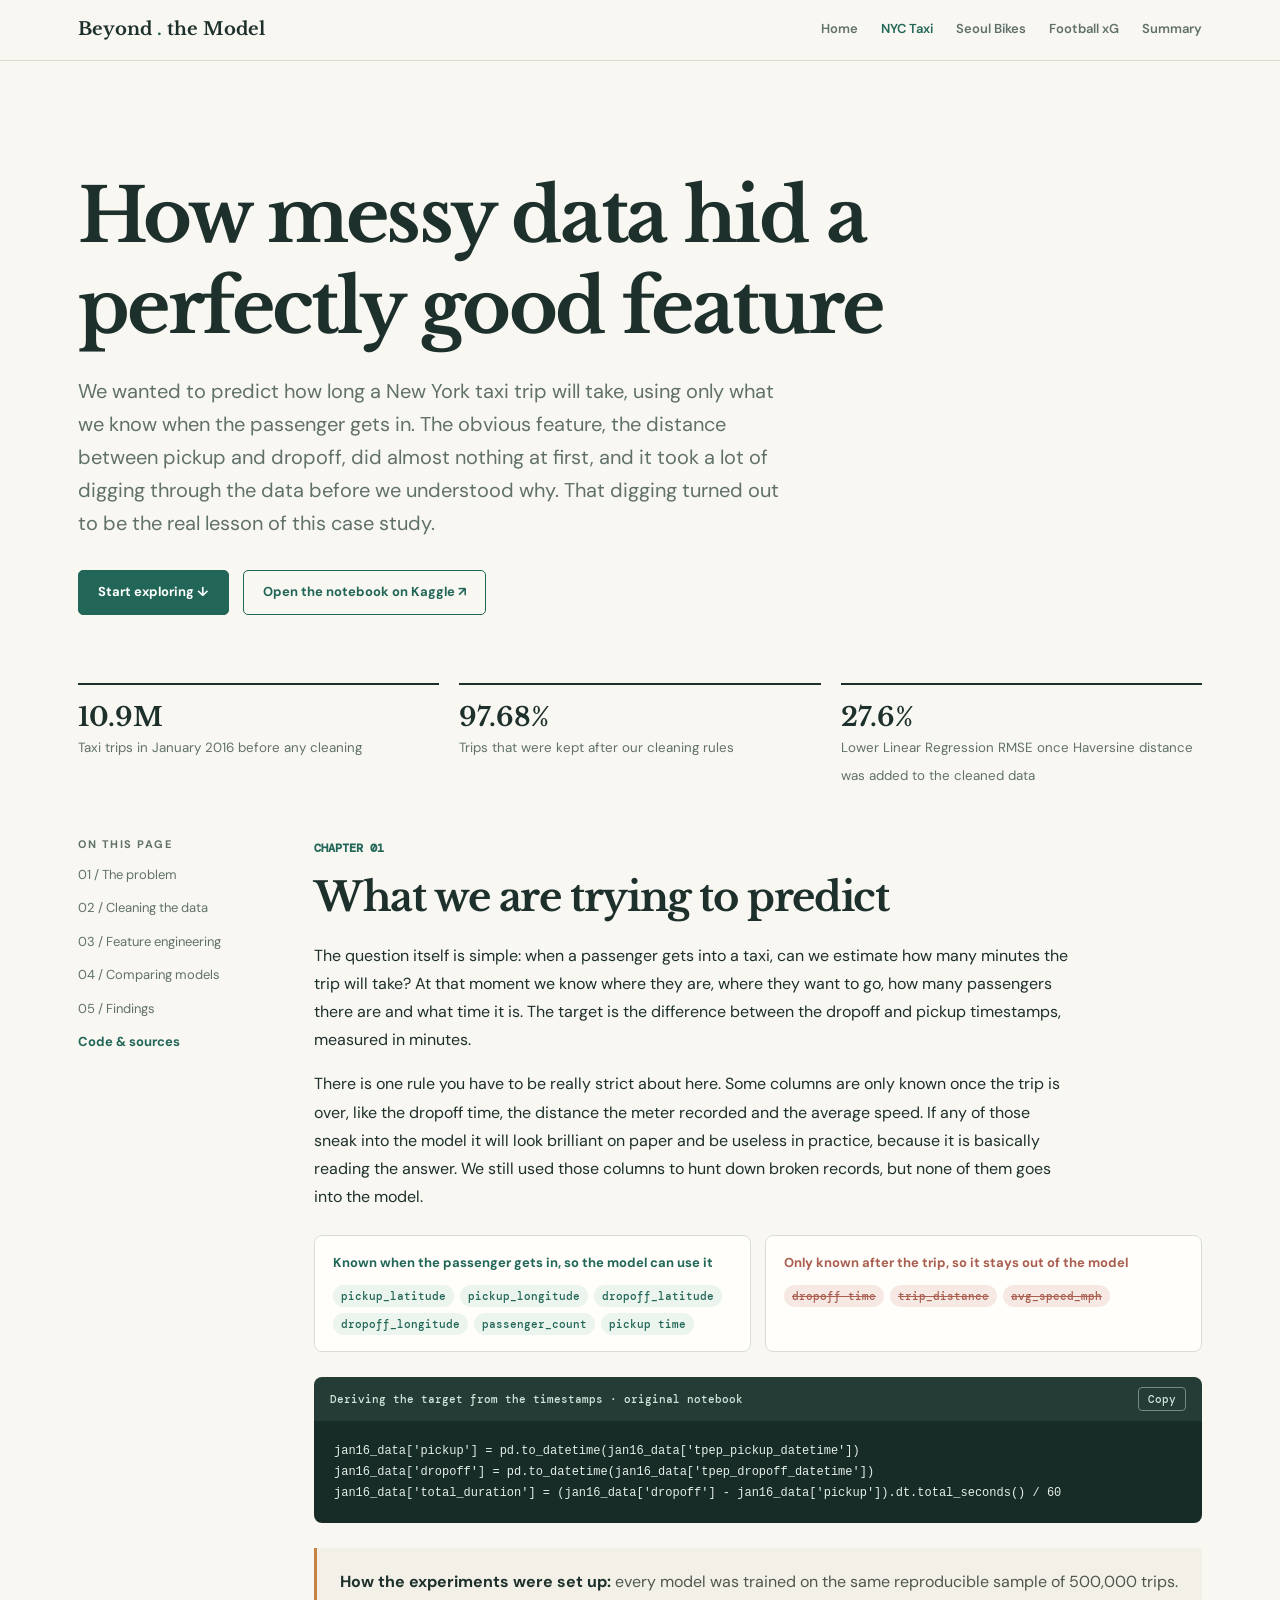
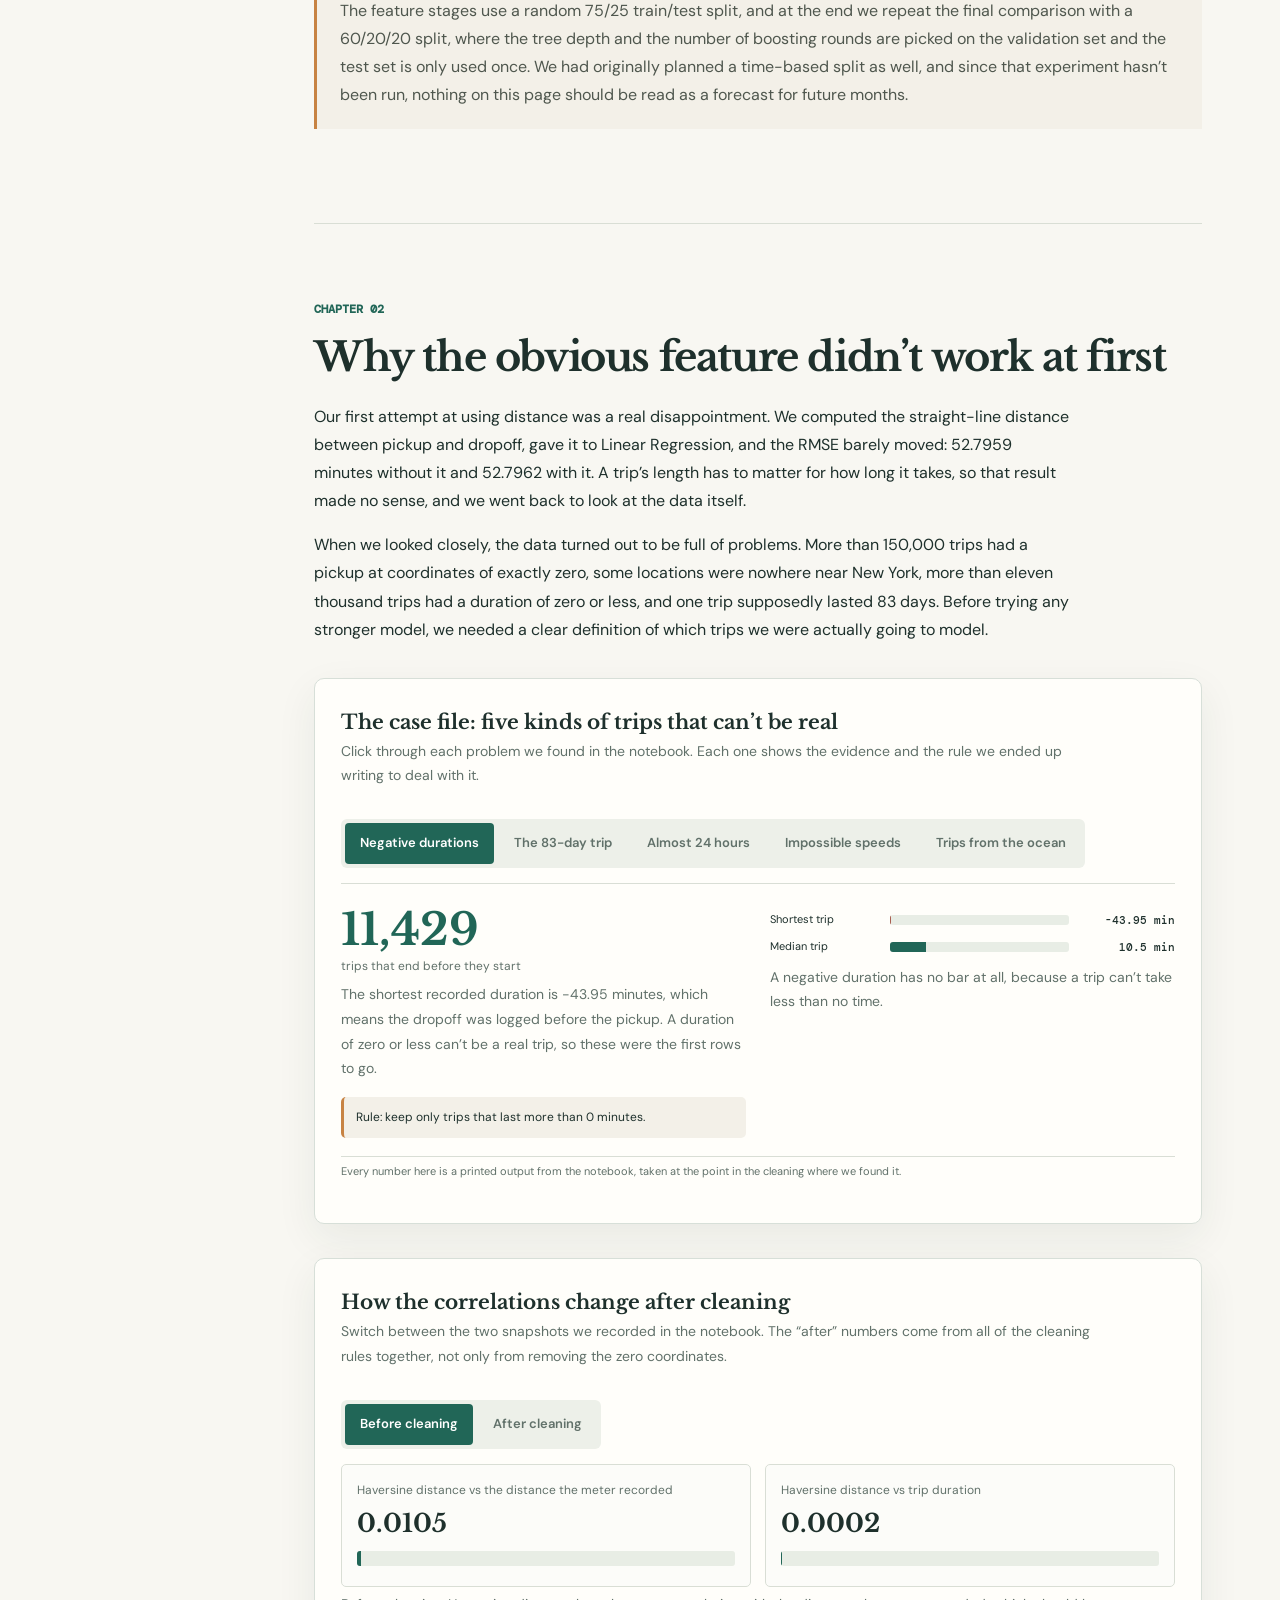
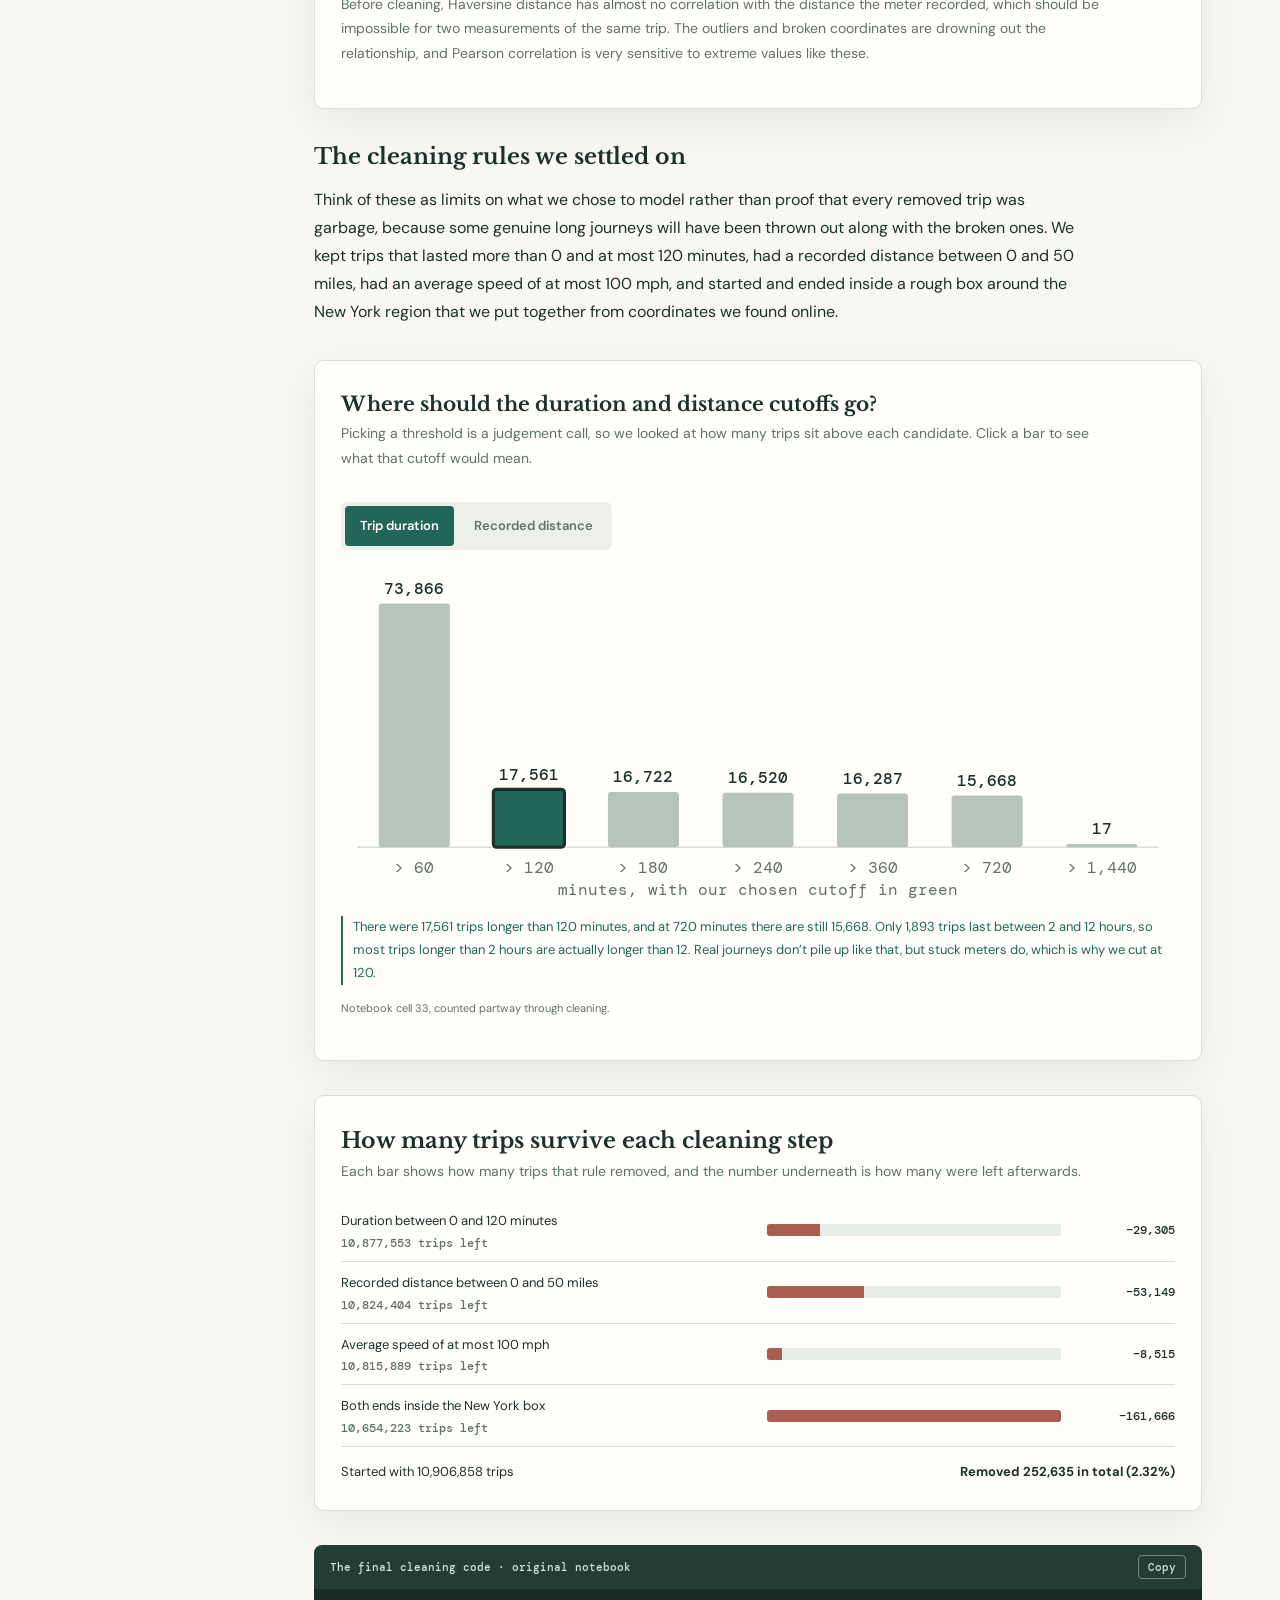
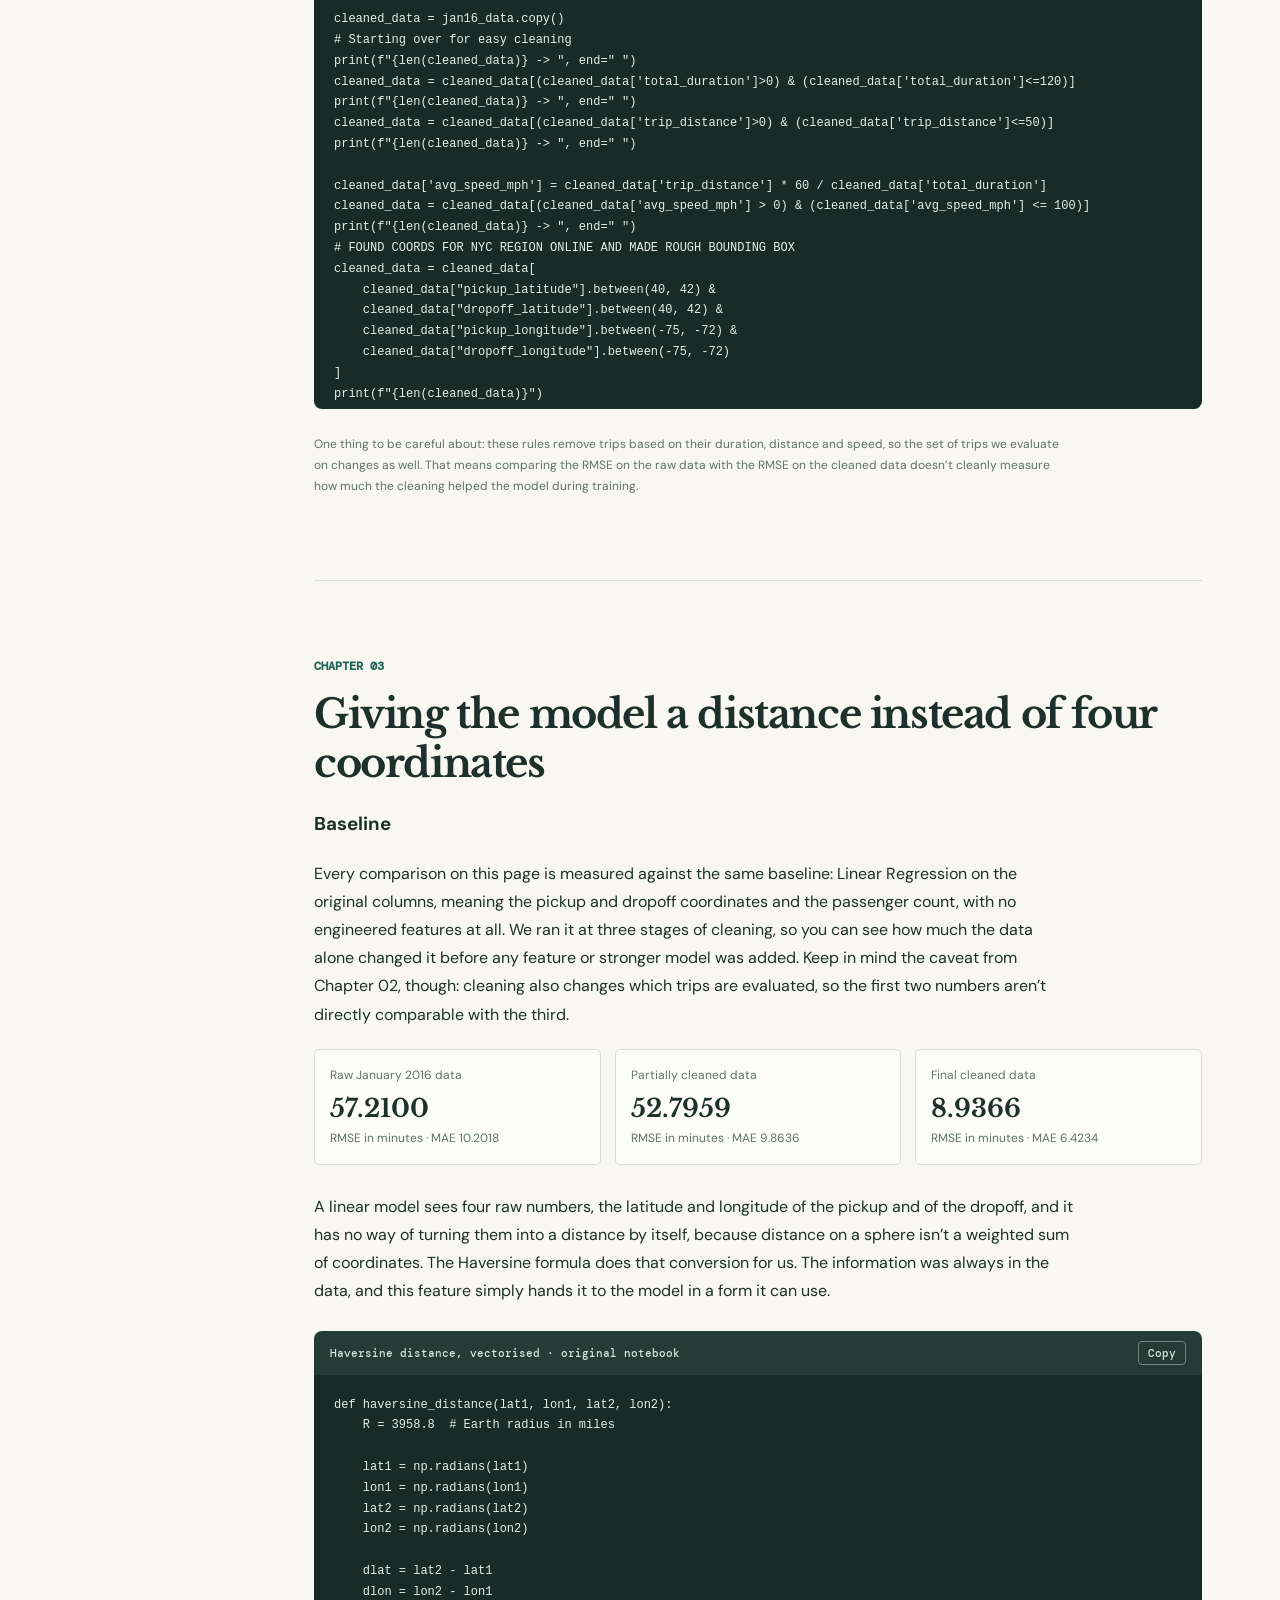
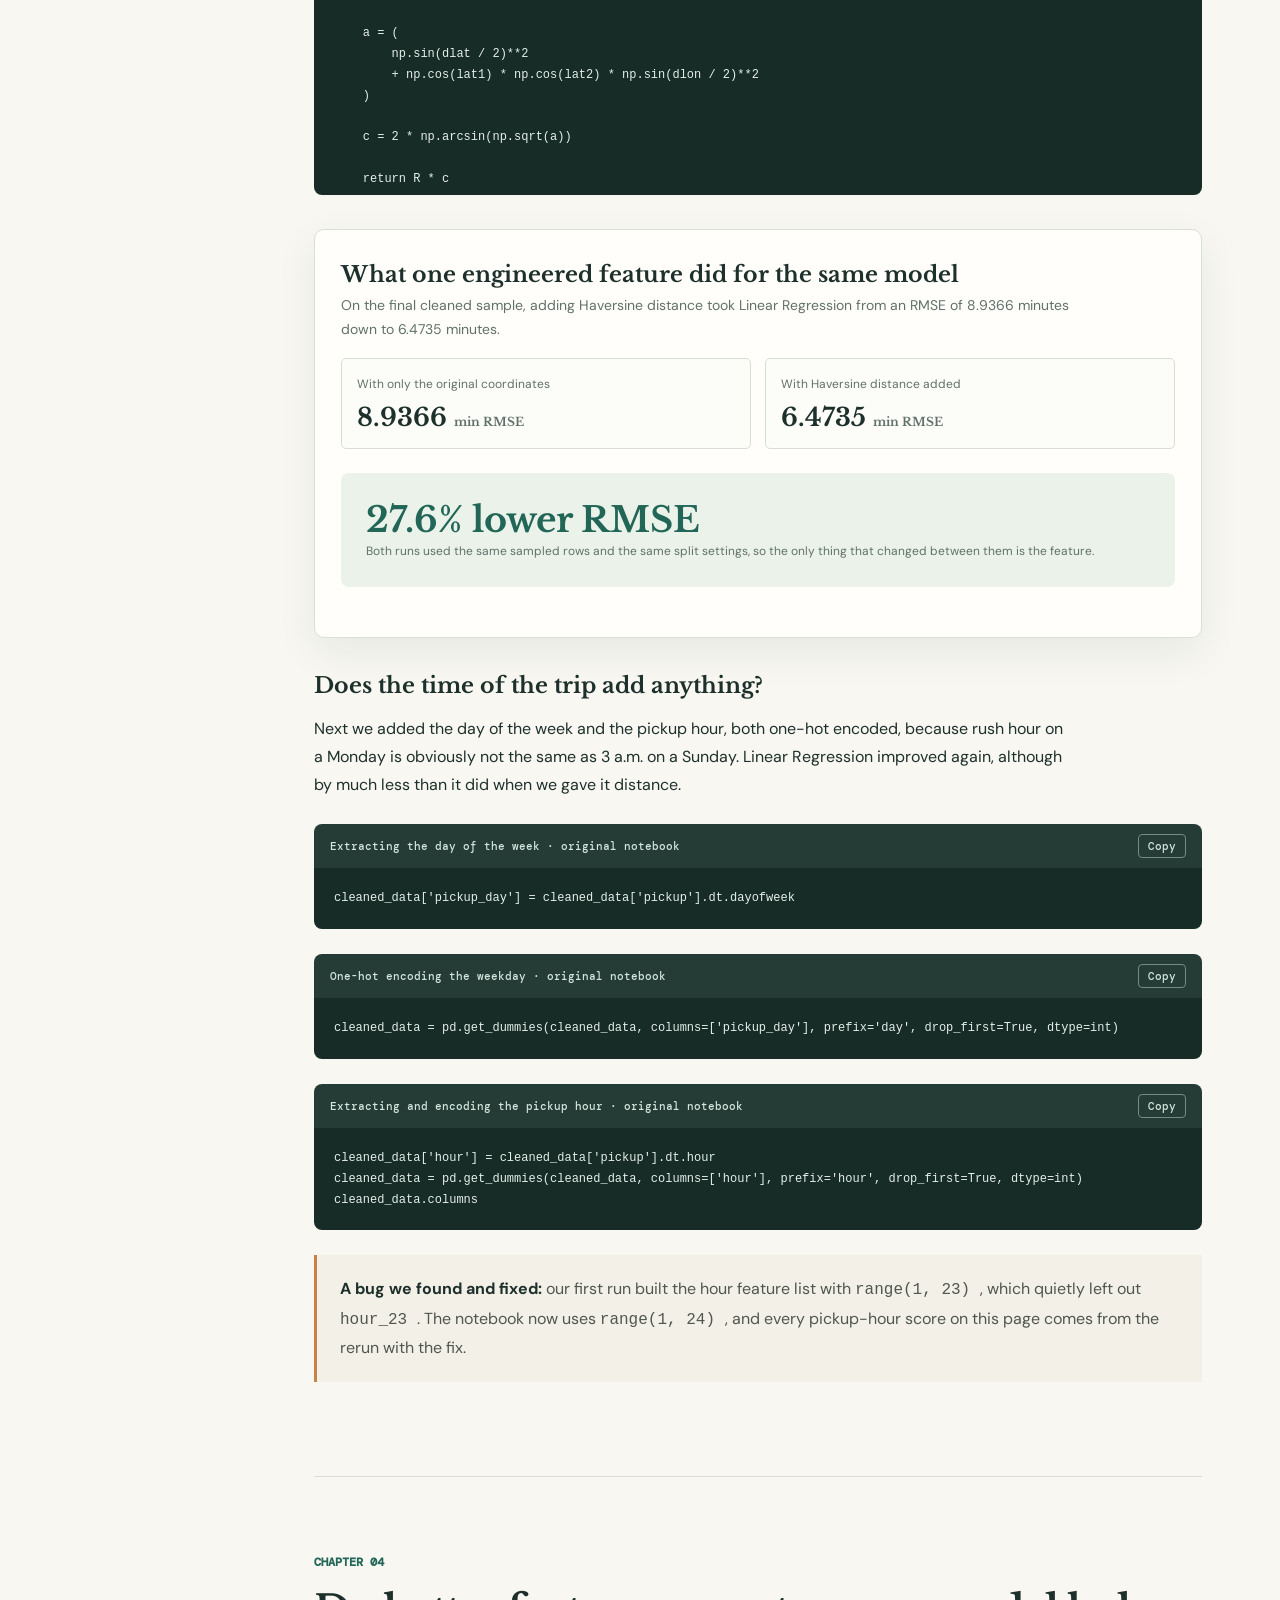
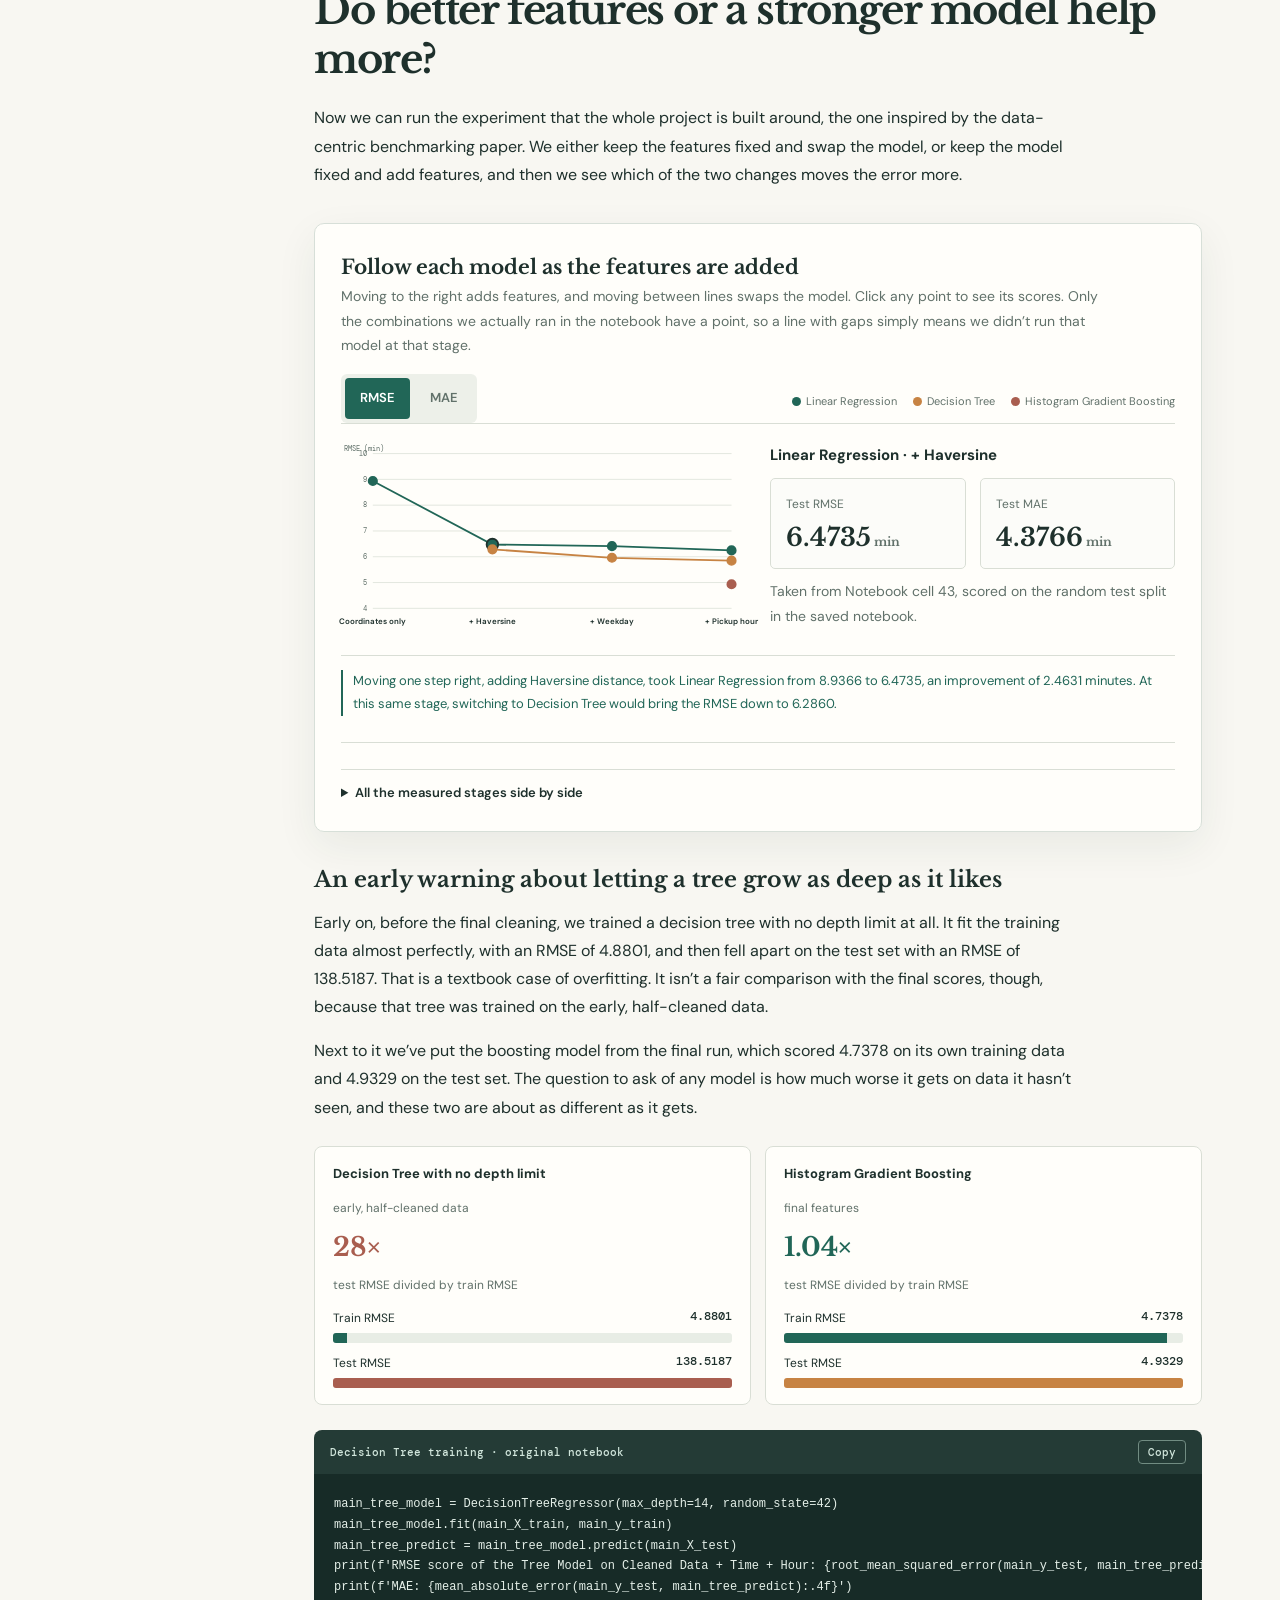
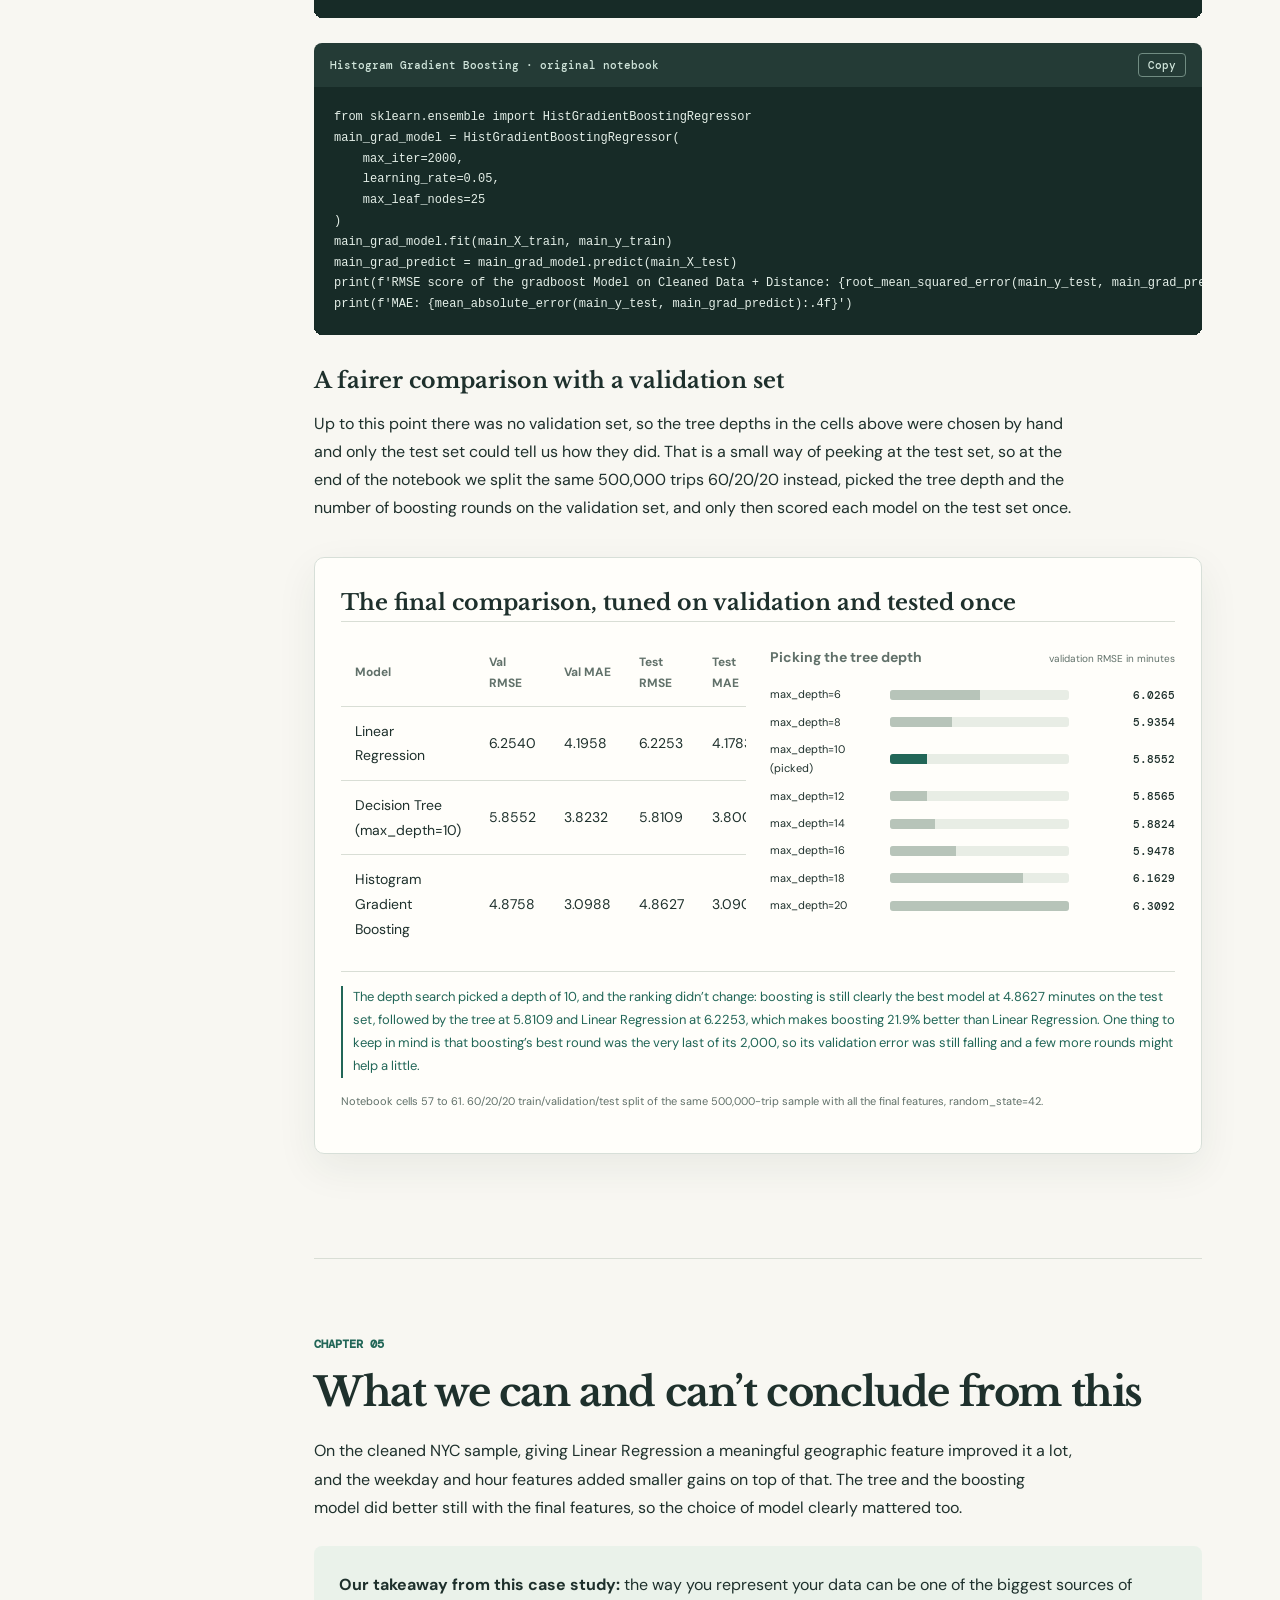
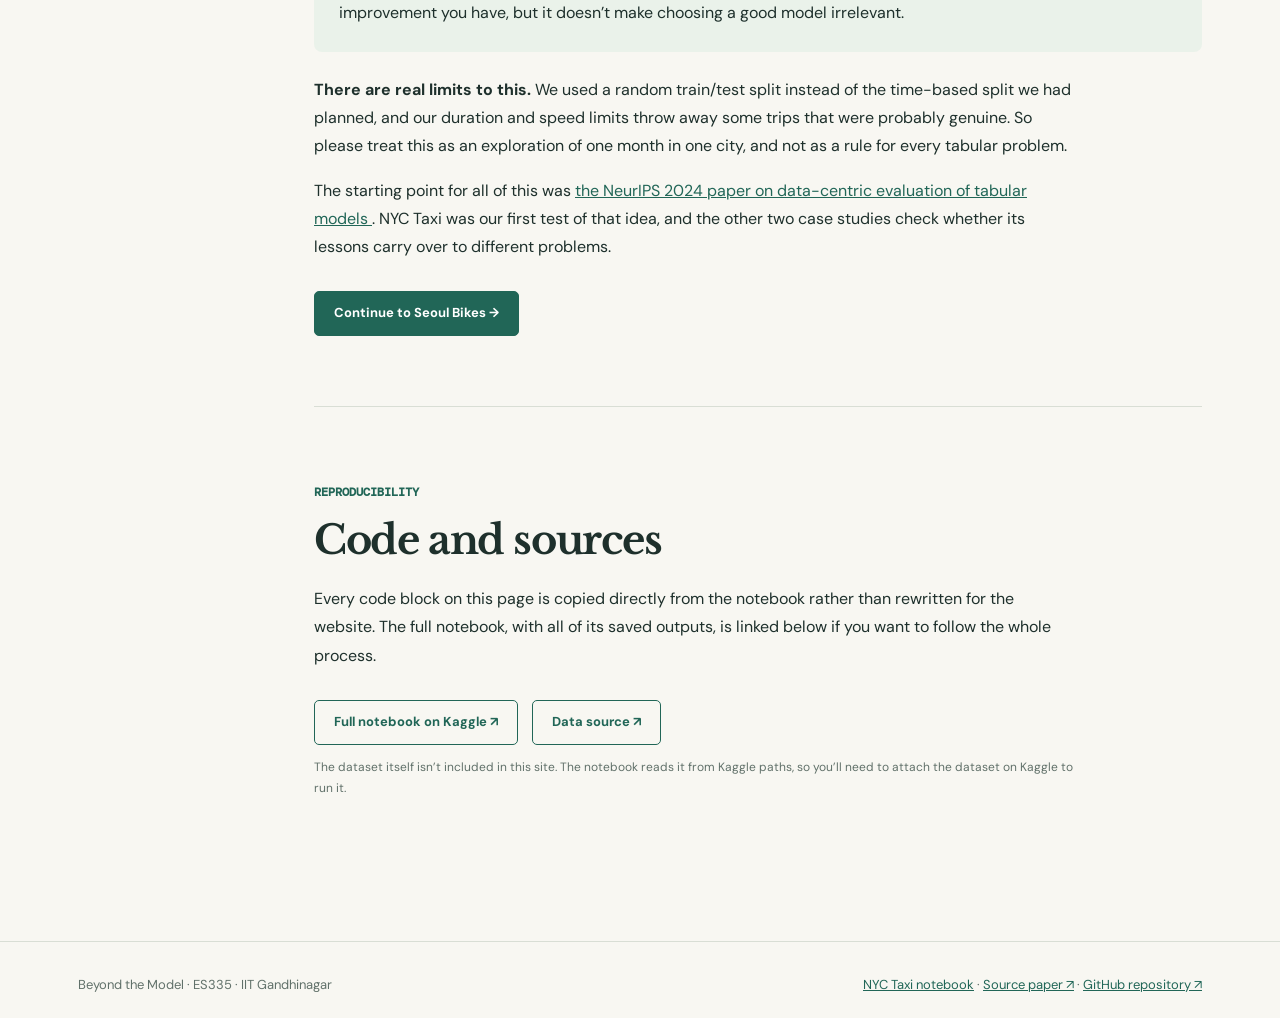
<file: docs/datasets/nyc-taxi.html>
<!DOCTYPE html>
<html lang="en">
 <head>
  <meta charset="utf-8"/>
  <meta content="width=device-width, initial-scale=1" name="viewport"/>
  <meta content="How messy data hid a perfectly good feature: a first-person NYC Taxi trip-duration investigation for ES335." name="description"/>
  <title>
   NYC Taxi · How messy data hid a good feature | Beyond the Model
  </title>
  <link href="../css/style.css?v=20261117-kaggle2" rel="stylesheet"/>
  <link href="../css/nyc.css?v=20261117-kaggle2" rel="stylesheet"/>
 </head>
 <body class="nyc">
  <header class="site-header">
   <nav class="nav">
    <a class="logo" href="../index.html">
     Beyond
     <span class="logo-mark">
      .
     </span>
     the Model
    </a>
    <div class="nav-links">
     <a href="../index.html">
      Home
     </a>
     <a aria-current="page" href="../datasets/nyc-taxi.html">
      NYC Taxi
     </a>
     <a href="../datasets/dataset-2.html">
      Seoul Bikes
     </a>
     <a href="../datasets/dataset-3.html">
      Football xG
     </a>
     <a href="../index.html#summary">
      Summary
     </a>
    </div>
   </nav>
  </header>
  <main>
   <section class="wrap hero" style="padding-bottom: 40px">
    <h1>
     How messy data hid a perfectly good feature
    </h1>
    <p class="lead">
     We wanted to predict how long a New York taxi trip will take, using only what we know when the passenger gets in. The obvious feature, the distance between pickup and dropoff, did almost nothing at first, and it took a lot of digging through the data before we understood why. That digging turned out to be the real lesson of this case study.
    </p>
    <div class="hero-actions">
     <a class="btn" href="#problem">
      Start exploring ↓
     </a>
     <a class="btn ghost" href="https://www.kaggle.com/code/dhyeybuch/es335-project-nyc-taxi" rel="noopener noreferrer" target="_blank">
      Open the notebook on Kaggle ↗
     </a>
    </div>
   </section>
   <div class="wrap">
    <div class="statrow">
     <div class="stat">
      <strong>
       10.9M
      </strong>
      <small>
       Taxi trips in January 2016 before any cleaning
      </small>
     </div>
     <div class="stat">
      <strong>
       97.68%
      </strong>
      <small>
       Trips that were kept after our cleaning rules
      </small>
     </div>
     <div class="stat">
      <strong>
       27.6%
      </strong>
      <small>
       Lower Linear Regression RMSE once Haversine distance was added to the cleaned data
      </small>
     </div>
    </div>
    <div class="report-layout">
     <aside aria-label="Page chapters" class="toc">
      <span>
       On this page
      </span>
      <a href="#problem">
       01 / The problem
      </a>
      <a href="#cleaning">
       02 / Cleaning the data
      </a>
      <a href="#features">
       03 / Feature engineering
      </a>
      <a href="#models">
       04 / Comparing models
      </a>
      <a href="#findings">
       05 / Findings
      </a>
      <a href="#code">
       Code &amp; sources
      </a>
     </aside>
     <div>
      <section class="chapter" id="problem">
       <span class="chapter-number">
        CHAPTER 01
       </span>
       <h2>
        What we are trying to predict
       </h2>
       <p>
        The question itself is simple: when a passenger gets into a taxi, can we estimate how many minutes the trip will take? At that moment we know where they are, where they want to go, how many passengers there are and what time it is. The target is the difference between the dropoff and pickup timestamps, measured in minutes.
       </p>
       <p>
        There is one rule you have to be really strict about here. Some columns are only known once the trip is over, like the dropoff time, the distance the meter recorded and the average speed. If any of those sneak into the model it will look brilliant on paper and be useless in practice, because it is basically reading the answer. We still used those columns to hunt down broken records, but none of them goes into the model.
       </p>
       <div class="known" aria-label="Which columns the model may use">
        <div class="yes">
         <h4>
          Known when the passenger gets in, so the model can use it
         </h4>
         <div class="chips">
          <span>pickup_latitude</span><span>pickup_longitude</span><span>dropoff_latitude</span><span>dropoff_longitude</span><span>passenger_count</span><span>pickup time</span>
         </div>
        </div>
        <div class="no">
         <h4>
          Only known after the trip, so it stays out of the model
         </h4>
         <div class="chips">
          <span>dropoff time</span><span>trip_distance</span><span>avg_speed_mph</span>
         </div>
        </div>
       </div>
       <div class="code-block">
        <div class="code-top">
         <span>
          Deriving the target from the timestamps · original notebook
         </span>
         <button aria-label="Copy code" class="copy" data-copy="" type="button">
          Copy
         </button>
        </div>
        <pre class="code"><code>jan16_data['pickup'] = pd.to_datetime(jan16_data['tpep_pickup_datetime'])
jan16_data['dropoff'] = pd.to_datetime(jan16_data['tpep_dropoff_datetime'])
jan16_data['total_duration'] = (jan16_data['dropoff'] - jan16_data['pickup']).dt.total_seconds() / 60</code></pre>
       </div>
       <div class="note">
        <strong>
         How the experiments were set up:
        </strong>
        every model was trained on the same reproducible sample of 500,000 trips. The feature stages use a random 75/25 train/test split, and at the end we repeat the final comparison with a 60/20/20 split, where the tree depth and the number of boosting rounds are picked on the validation set and the test set is only used once. We had originally planned a time-based split as well, and since that experiment hasn’t been run, nothing on this page should be read as a forecast for future months.
       </div>
      </section>
      <section class="chapter" id="cleaning">
       <span class="chapter-number">
        CHAPTER 02
       </span>
       <h2>
        Why the obvious feature didn’t work at first
       </h2>
       <p>
        Our first attempt at using distance was a real disappointment. We computed the straight-line distance between pickup and dropoff, gave it to Linear Regression, and the RMSE barely moved: 52.7959 minutes without it and 52.7962 with it. A trip’s length has to matter for how long it takes, so that result made no sense, and we went back to look at the data itself.
       </p>
       <p>
        When we looked closely, the data turned out to be full of problems. More than 150,000 trips had a pickup at coordinates of exactly zero, some locations were nowhere near New York, more than eleven thousand trips had a duration of zero or less, and one trip supposedly lasted 83 days. Before trying any stronger model, we needed a clear definition of which trips we were actually going to model.
       </p>
       <div class="lab" id="case-lab">
        <div class="lab-head">
         <div>
          <h3>
           The case file: five kinds of trips that can’t be real
          </h3>
          <p>
           Click through each problem we found in the notebook. Each one shows the evidence and the rule we ended up writing to deal with it.
          </p>
         </div>
        </div>
        <div aria-label="Choose a problem" class="seg" role="group">
         <button aria-pressed="true" class="active" data-case="negative" type="button">
          Negative durations
         </button>
         <button aria-pressed="false" data-case="long" type="button">
          The 83-day trip
         </button>
         <button aria-pressed="false" data-case="nearday" type="button">
          Almost 24 hours
         </button>
         <button aria-pressed="false" data-case="speed" type="button">
          Impossible speeds
         </button>
         <button aria-pressed="false" data-case="ocean" type="button">
          Trips from the ocean
         </button>
        </div>
        <div class="split-grid">
         <div>
          <div aria-live="polite" class="case-big" id="case-big">
          </div>
          <div class="case-unit" id="case-unit">
          </div>
          <p class="case-text" id="case-text">
          </p>
          <div class="case-rule" id="case-rule">
          </div>
         </div>
         <div id="case-visual">
         </div>
        </div>
        <p class="source-line">
         Every number here is a printed output from the notebook, taken at the point in the cleaning where we found it.
        </p>
       </div>
       <div class="lab" id="cleaning-lab">
        <div class="lab-head">
         <div>
          <h3>
           How the correlations change after cleaning
          </h3>
          <p>
           Switch between the two snapshots we recorded in the notebook. The “after” numbers come from all of the cleaning rules together, not only from removing the zero coordinates.
          </p>
         </div>
        </div>
        <div aria-label="Cleaning state" class="seg" role="group">
         <button aria-pressed="true" class="active" data-clean="raw">
          Before cleaning
         </button>
         <button aria-pressed="false" data-clean="clean">
          After cleaning
         </button>
        </div>
        <div class="metric-grid">
         <div class="metric">
          <small>
           Haversine distance vs the distance the meter recorded
          </small>
          <strong aria-live="polite" id="corr-distance">
           0.0105
          </strong>
          <div class="bar-track">
           <div class="bar-fill" id="corr-distance-bar">
           </div>
          </div>
         </div>
         <div class="metric">
          <small>
           Haversine distance vs trip duration
          </small>
          <strong aria-live="polite" id="corr-duration">
           0.0002
          </strong>
          <div class="bar-track">
           <div class="bar-fill" id="corr-duration-bar">
           </div>
          </div>
         </div>
        </div>
        <p aria-live="polite" id="correlation-explanation">
        </p>
       </div>
       <h3 class="subhead">
        The cleaning rules we settled on
       </h3>
       <p>
        Think of these as limits on what we chose to model rather than proof that every removed trip was garbage, because some genuine long journeys will have been thrown out along with the broken ones. We kept trips that lasted more than 0 and at most 120 minutes, had a recorded distance between 0 and 50 miles, had an average speed of at most 100 mph, and started and ended inside a rough box around the New York region that we put together from coordinates we found online.
       </p>
       <div class="lab" id="cutoff-lab">
        <div class="lab-head">
         <div>
          <h3>
           Where should the duration and distance cutoffs go?
          </h3>
          <p>
           Picking a threshold is a judgement call, so we looked at how many trips sit above each candidate. Click a bar to see what that cutoff would mean.
          </p>
         </div>
        </div>
        <div aria-label="Which cutoff" class="seg" role="group">
         <button aria-pressed="true" class="active" data-cutoff="duration" type="button">
          Trip duration
         </button>
         <button aria-pressed="false" data-cutoff="distance" type="button">
          Recorded distance
         </button>
        </div>
        <div id="cutoff-chart">
        </div>
        <p aria-live="polite" class="summary" id="cutoff-summary" role="status">
        </p>
        <p class="source-line" id="cutoff-source">
        </p>
       </div>
       <div class="lab" id="funnel-lab">
        <h3>
         How many trips survive each cleaning step
        </h3>
        <p>
         Each bar shows how many trips that rule removed, and the number underneath is how many were left afterwards.
        </p>
        <div id="funnel">
        </div>
       </div>
       <div class="code-block">
        <div class="code-top">
         <span>
          The final cleaning code · original notebook
         </span>
         <button aria-label="Copy code" class="copy" data-copy="" type="button">
          Copy
         </button>
        </div>
        <pre class="code"><code>cleaned_data = jan16_data.copy()
# Starting over for easy cleaning
print(f"{len(cleaned_data)} -&gt; ", end=" ")
cleaned_data = cleaned_data[(cleaned_data['total_duration']&gt;0) &amp; (cleaned_data['total_duration']&lt;=120)]
print(f"{len(cleaned_data)} -&gt; ", end=" ")
cleaned_data = cleaned_data[(cleaned_data['trip_distance']&gt;0) &amp; (cleaned_data['trip_distance']&lt;=50)]
print(f"{len(cleaned_data)} -&gt; ", end=" ")

cleaned_data['avg_speed_mph'] = cleaned_data['trip_distance'] * 60 / cleaned_data['total_duration']
cleaned_data = cleaned_data[(cleaned_data['avg_speed_mph'] &gt; 0) &amp; (cleaned_data['avg_speed_mph'] &lt;= 100)]
print(f"{len(cleaned_data)} -&gt; ", end=" ")
# FOUND COORDS FOR NYC REGION ONLINE AND MADE ROUGH BOUNDING BOX
cleaned_data = cleaned_data[
    cleaned_data["pickup_latitude"].between(40, 42) &amp;
    cleaned_data["dropoff_latitude"].between(40, 42) &amp;
    cleaned_data["pickup_longitude"].between(-75, -72) &amp;
    cleaned_data["dropoff_longitude"].between(-75, -72)
]
print(f"{len(cleaned_data)}")</code></pre>
       </div>
       <p class="mini">
        One thing to be careful about: these rules remove trips based on their duration, distance and speed, so the set of trips we evaluate on changes as well. That means comparing the RMSE on the raw data with the RMSE on the cleaned data doesn’t cleanly measure how much the cleaning helped the model during training.
       </p>
      </section>
      <section class="chapter" id="features">
       <span class="chapter-number">
        CHAPTER 03
       </span>
       <h2>
        Giving the model a distance instead of four coordinates
       </h2>
       <h3>
        Baseline
       </h3>
       <p>
        Every comparison on this page is measured against the same baseline: Linear Regression on the original columns, meaning the pickup and dropoff coordinates and the passenger count, with no engineered features at all. We ran it at three stages of cleaning, so you can see how much the data alone changed it before any feature or stronger model was added. Keep in mind the caveat from Chapter 02, though: cleaning also changes which trips are evaluated, so the first two numbers aren’t directly comparable with the third.
       </p>
       <div class="baseline-grid">
        <div class="metric">
         <small>
          Raw January 2016 data
         </small>
         <strong>
          57.2100
         </strong>
         <em>
          RMSE in minutes · MAE 10.2018
         </em>
        </div>
        <div class="metric">
         <small>
          Partially cleaned data
         </small>
         <strong>
          52.7959
         </strong>
         <em>
          RMSE in minutes · MAE 9.8636
         </em>
        </div>
        <div class="metric">
         <small>
          Final cleaned data
         </small>
         <strong>
          8.9366
         </strong>
         <em>
          RMSE in minutes · MAE 6.4234
         </em>
        </div>
       </div>
       <p>
        A linear model sees four raw numbers, the latitude and longitude of the pickup and of the dropoff, and it has no way of turning them into a distance by itself, because distance on a sphere isn’t a weighted sum of coordinates. The Haversine formula does that conversion for us. The information was always in the data, and this feature simply hands it to the model in a form it can use.
       </p>
       <div class="code-block">
        <div class="code-top">
         <span>
          Haversine distance, vectorised · original notebook
         </span>
         <button aria-label="Copy code" class="copy" data-copy="" type="button">
          Copy
         </button>
        </div>
        <pre class="code"><code>def haversine_distance(lat1, lon1, lat2, lon2):
    R = 3958.8  # Earth radius in miles

    lat1 = np.radians(lat1)
    lon1 = np.radians(lon1)
    lat2 = np.radians(lat2)
    lon2 = np.radians(lon2)

    dlat = lat2 - lat1
    dlon = lon2 - lon1

    a = (
        np.sin(dlat / 2)**2
        + np.cos(lat1) * np.cos(lat2) * np.sin(dlon / 2)**2
    )

    c = 2 * np.arcsin(np.sqrt(a))

    return R * c

cleaned_data["haversine_distance"] = haversine_distance(
    cleaned_data["pickup_latitude"],
    cleaned_data["pickup_longitude"],
    cleaned_data["dropoff_latitude"],
    cleaned_data["dropoff_longitude"]
)</code></pre>
       </div>
       <div class="lab">
        <h3>
         What one engineered feature did for the same model
        </h3>
        <p>
         On the final cleaned sample, adding Haversine distance took Linear Regression from an RMSE of 8.9366 minutes down to 6.4735 minutes.
        </p>
        <div class="metric-grid">
         <div class="metric">
          <small>
           With only the original coordinates
          </small>
          <strong>
           8.9366
           <em>
            min RMSE
           </em>
          </strong>
         </div>
         <div class="metric">
          <small>
           With Haversine distance added
          </small>
          <strong>
           6.4735
           <em>
            min RMSE
           </em>
          </strong>
         </div>
        </div>
        <div class="callout">
         <div class="big">
          27.6% lower RMSE
         </div>
         <div class="mini">
          Both runs used the same sampled rows and the same split settings, so the only thing that changed between them is the feature.
         </div>
        </div>
       </div>
       <h3 class="subhead">
        Does the time of the trip add anything?
       </h3>
       <p>
        Next we added the day of the week and the pickup hour, both one-hot encoded, because rush hour on a Monday is obviously not the same as 3 a.m. on a Sunday. Linear Regression improved again, although by much less than it did when we gave it distance.
       </p>
       <div class="code-block">
        <div class="code-top">
         <span>
          Extracting the day of the week · original notebook
         </span>
         <button aria-label="Copy code" class="copy" data-copy="" type="button">
          Copy
         </button>
        </div>
        <pre class="code"><code>cleaned_data['pickup_day'] = cleaned_data['pickup'].dt.dayofweek</code></pre>
       </div>
       <div class="code-block">
        <div class="code-top">
         <span>
          One-hot encoding the weekday · original notebook
         </span>
         <button aria-label="Copy code" class="copy" data-copy="" type="button">
          Copy
         </button>
        </div>
        <pre class="code"><code>cleaned_data = pd.get_dummies(cleaned_data, columns=['pickup_day'], prefix='day', drop_first=True, dtype=int)</code></pre>
       </div>
       <div class="code-block">
        <div class="code-top">
         <span>
          Extracting and encoding the pickup hour · original notebook
         </span>
         <button aria-label="Copy code" class="copy" data-copy="" type="button">
          Copy
         </button>
        </div>
        <pre class="code"><code>cleaned_data['hour'] = cleaned_data['pickup'].dt.hour
cleaned_data = pd.get_dummies(cleaned_data, columns=['hour'], prefix='hour', drop_first=True, dtype=int)
cleaned_data.columns</code></pre>
       </div>
       <div class="note">
        <strong>
         A bug we found and fixed:
        </strong>
        our first run built the hour feature list with
        <code>
         range(1, 23)
        </code>
        , which quietly left out
        <code>
         hour_23
        </code>
        . The notebook now uses
        <code>
         range(1, 24)
        </code>
        , and every pickup-hour score on this page comes from the rerun with the fix.
       </div>
      </section>
      <section class="chapter" id="models">
       <span class="chapter-number">
        CHAPTER 04
       </span>
       <h2>
        Do better features or a stronger model help more?
       </h2>
       <p>
        Now we can run the experiment that the whole project is built around, the one inspired by the data-centric benchmarking paper. We either keep the features fixed and swap the model, or keep the model fixed and add features, and then we see which of the two changes moves the error more.
       </p>
       <div class="lab" id="model-lab">
        <div class="lab-head">
         <div>
          <h3>
           Follow each model as the features are added
          </h3>
          <p>
           Moving to the right adds features, and moving between lines swaps the model. Click any point to see its scores. Only the combinations we actually ran in the notebook have a point, so a line with gaps simply means we didn’t run that model at that stage.
          </p>
         </div>
        </div>
        <div class="lab-controls" style="display:flex;justify-content:space-between;align-items:center;gap:12px;flex-wrap:wrap">
         <div aria-label="Error metric" class="seg" role="group" style="margin:0">
          <button aria-pressed="true" class="active" data-metric="rmse" type="button">
           RMSE
          </button>
          <button aria-pressed="false" data-metric="mae" type="button">
           MAE
          </button>
         </div>
         <div class="legend-dots">
          <span class="linear">Linear Regression</span><span class="tree">Decision Tree</span><span class="boost">Histogram Gradient Boosting</span>
         </div>
        </div>
        <div class="split-grid">
         <div id="stage-chart">
         </div>
         <div class="point-detail" id="point-detail">
         </div>
        </div>
        <p aria-live="polite" class="summary" id="stage-summary" role="status">
        </p>
        <hr class="hr"/>
        <details class="lab-details">
         <summary>
          All the measured stages side by side
         </summary>
        <p>
         You can step through the stages in the chart above, or read every recorded score in this table.
        </p>
        <div class="table-wrap">
         <table class="table" id="model-table">
          <thead>
           <tr>
            <th>
             Features
            </th>
            <th>
             Model
            </th>
            <th>
             RMSE ↓
            </th>
            <th>
             MAE ↓
            </th>
           </tr>
          </thead>
          <tbody>
           <tr>
            <td>
             Raw coordinates
            </td>
            <td>
             Linear Regression
            </td>
            <td>
             8.9366
            </td>
            <td>
             6.4234
            </td>
           </tr>
           <tr>
            <td>
             + Haversine
            </td>
            <td>
             Linear Regression
            </td>
            <td>
             6.4735
            </td>
            <td>
             4.3766
            </td>
           </tr>
           <tr>
            <td>
             + Haversine
            </td>
            <td>
             Decision Tree
            </td>
            <td>
             6.2860
            </td>
            <td>
             4.1926
            </td>
           </tr>
           <tr>
            <td>
             + Weekday
            </td>
            <td>
             Linear Regression
            </td>
            <td>
             6.4117
            </td>
            <td>
             4.3291
            </td>
           </tr>
           <tr>
            <td>
             + Weekday
            </td>
            <td>
             Decision Tree
            </td>
            <td>
             5.9596
            </td>
            <td>
             3.9205
            </td>
           </tr>
           <tr>
            <td>
             + Pickup hour
            </td>
            <td>
             Linear Regression
            </td>
            <td>
             6.2454
            </td>
            <td>
             4.1859
            </td>
           </tr>
           <tr>
            <td>
             + Pickup hour
            </td>
            <td>
             Decision Tree
            </td>
            <td>
             5.8489
            </td>
            <td>
             3.7341
            </td>
           </tr>
           <tr>
            <td>
             + Pickup hour
            </td>
            <td>
             Histogram Boosting
            </td>
            <td>
             4.9329
            </td>
            <td>
             3.1527
            </td>
           </tr>
          </tbody>
         </table>
        </div>
        </details>
       </div>
       <h3 class="subhead">
        An early warning about letting a tree grow as deep as it likes
       </h3>
       <p>
        Early on, before the final cleaning, we trained a decision tree with no depth limit at all. It fit the training data almost perfectly, with an RMSE of 4.8801, and then fell apart on the test set with an RMSE of 138.5187. That is a textbook case of overfitting. It isn’t a fair comparison with the final scores, though, because that tree was trained on the early, half-cleaned data.
       </p>
       <p>
        Next to it we’ve put the boosting model from the final run, which scored 4.7378 on its own training data and 4.9329 on the test set. The question to ask of any model is how much worse it gets on data it hasn’t seen, and these two are about as different as it gets.
       </p>
       <div class="gap-grid" id="gap-grid">
       </div>
       <div class="code-block">
        <div class="code-top">
         <span>
          Decision Tree training · original notebook
         </span>
         <button aria-label="Copy code" class="copy" data-copy="" type="button">
          Copy
         </button>
        </div>
        <pre class="code"><code>main_tree_model = DecisionTreeRegressor(max_depth=14, random_state=42)
main_tree_model.fit(main_X_train, main_y_train)
main_tree_predict = main_tree_model.predict(main_X_test)
print(f'RMSE score of the Tree Model on Cleaned Data + Time + Hour: {root_mean_squared_error(main_y_test, main_tree_predict):.4f}')
print(f'MAE: {mean_absolute_error(main_y_test, main_tree_predict):.4f}')</code></pre>
       </div>
       <div class="code-block">
        <div class="code-top">
         <span>
          Histogram Gradient Boosting · original notebook
         </span>
         <button aria-label="Copy code" class="copy" data-copy="" type="button">
          Copy
         </button>
        </div>
        <pre class="code"><code>from sklearn.ensemble import HistGradientBoostingRegressor
main_grad_model = HistGradientBoostingRegressor(
    max_iter=2000,
    learning_rate=0.05,
    max_leaf_nodes=25
)
main_grad_model.fit(main_X_train, main_y_train)
main_grad_predict = main_grad_model.predict(main_X_test)
print(f'RMSE score of the gradboost Model on Cleaned Data + Distance: {root_mean_squared_error(main_y_test, main_grad_predict):.4f}')
print(f'MAE: {mean_absolute_error(main_y_test, main_grad_predict):.4f}')</code></pre>
       </div>
       <h3 class="subhead">
        A fairer comparison with a validation set
       </h3>
       <p>
        Up to this point there was no validation set, so the tree depths in the cells above were chosen by hand and only the test set could tell us how they did. That is a small way of peeking at the test set, so at the end of the notebook we split the same 500,000 trips 60/20/20 instead, picked the tree depth and the number of boosting rounds on the validation set, and only then scored each model on the test set once.
       </p>
       <div class="lab" id="val-lab">
        <h3>
         The final comparison, tuned on validation and tested once
        </h3>
        <div class="split-grid">
         <div id="val-scores">
         </div>
         <div>
          <p class="panel-title">
           Picking the tree depth
           <span>
            validation RMSE in minutes
           </span>
          </p>
          <div id="val-depths">
          </div>
         </div>
        </div>
        <p aria-live="polite" class="summary" id="val-summary" role="status">
        </p>
        <p class="source-line" id="val-source">
        </p>
       </div>
      </section>
      <section class="chapter" id="findings">
       <span class="chapter-number">
        CHAPTER 05
       </span>
       <h2>
        What we can and can’t conclude from this
       </h2>
       <p>
        On the cleaned NYC sample, giving Linear Regression a meaningful geographic feature improved it a lot, and the weekday and hour features added smaller gains on top of that. The tree and the boosting model did better still with the final features, so the choice of model clearly mattered too.
       </p>
       <div class="callout">
        <strong>
         Our takeaway from this case study:
        </strong>
        the way you represent your data can be one of the biggest sources of improvement you have, but it doesn’t make choosing a good model irrelevant.
       </div>
       <p>
        <strong>
         There are real limits to this.
        </strong>
        We used a random train/test split instead of the time-based split we had planned, and our duration and speed limits throw away some trips that were probably genuine. So please treat this as an exploration of one month in one city, and not as a rule for every tabular problem.
       </p>
       <p>
        The starting point for all of this was
        <a href="https://proceedings.neurips.cc/paper_files/paper/2024/hash/ae00e5ce7142d02e30a8235ede1ec6fc-Abstract-Datasets_and_Benchmarks_Track.html">
         the NeurIPS 2024 paper on data-centric evaluation of tabular models
        </a>
        . NYC Taxi was our first test of that idea, and the other two case studies check whether its lessons carry over to different problems.
       </p>
       <div class="hero-actions">
        <a class="btn" href="dataset-2.html">
         Continue to Seoul Bikes →
        </a>
       </div>
      </section>
      <section class="chapter" id="code">
       <span class="chapter-number">
        REPRODUCIBILITY
       </span>
       <h2>
        Code and sources
       </h2>
       <p>
        Every code block on this page is copied directly from the notebook rather than rewritten for the website. The full notebook, with all of its saved outputs, is linked below if you want to follow the whole process.
       </p>
       <div class="hero-actions">
        <a class="btn ghost" href="https://www.kaggle.com/code/dhyeybuch/es335-project-nyc-taxi" rel="noopener noreferrer" target="_blank">
         Full notebook on Kaggle ↗
        </a>
        <a class="btn ghost" href="https://www.kaggle.com/datasets/elemento/nyc-yellow-taxi-trip-data">
         Data source ↗
        </a>
       </div>
       <p class="mini">
        The dataset itself isn’t included in this site. The notebook reads it from Kaggle paths, so you’ll need to attach the dataset on Kaggle to run it.
       </p>
      </section>
     </div>
    </div>
   </div>
  </main>
  <footer class="footer">
   <div class="wrap footer-inner">
    <span>
     Beyond the Model · ES335 · IIT Gandhinagar
    </span>
    <span>
     <a href="https://www.kaggle.com/code/dhyeybuch/es335-project-nyc-taxi" rel="noopener noreferrer" target="_blank">NYC Taxi notebook</a>
     ·
     <a href="https://proceedings.neurips.cc/paper_files/paper/2024/hash/ae00e5ce7142d02e30a8235ede1ec6fc-Abstract-Datasets_and_Benchmarks_Track.html" rel="noopener noreferrer" target="_blank">Source paper ↗</a>
     ·
     <a href="https://github.com/Aarnav3107/ES335-Project" rel="noopener noreferrer" target="_blank">GitHub repository ↗</a>
    </span>
   </div>
  </footer>
  <script defer="" src="../js/common.js?v=20261117-kaggle2">
  </script>
  <script defer="" src="../js/nyc-data.js?v=20261117-kaggle2">
  </script>
  <script defer="" src="../js/nyc.js?v=20261117-kaggle2">
  </script>
 </body>
</html>
</file>
<file: docs/css/style.css>
@import url("https://fonts.googleapis.com/css2?family=DM+Sans:wght@400;500;600;700&family=DM+Mono:wght@400;500&family=Libre+Baskerville:wght@400;700&display=swap");
:root {
  --paper: #f8f7f2;
  --white: #fffefa;
  --ink: #1e302c;
  --muted: #61716a;
  --line: #d9ded5;
  --forest: #216657;
  --accent: #c78343;
  --highlight: #ebf4ed;
  --rose: #a95e4f;
  --shadow: 0 14px 42px rgba(24, 50, 41, 0.07);
}
* {
  box-sizing: border-box;
}
html {
  scroll-behavior: smooth;
}
body {
  margin: 0;
  background: var(--paper);
  color: var(--ink);
  font:
    16px/1.76 "DM Sans",
    sans-serif;
}
a {
  color: var(--forest);
}
a:hover {
  text-decoration-thickness: 2px;
}
strong {
  font-weight: 700;
}
button,
select {
  font: inherit;
}
button {
  cursor: pointer;
}
button:focus-visible,
a:focus-visible,
select:focus-visible {
  outline: 3px solid var(--accent);
  outline-offset: 3px;
}
.site-header {
  position: sticky;
  top: 0;
  background: rgba(248, 247, 242, 0.97);
  backdrop-filter: blur(16px);
  border-bottom: 1px solid var(--line);
  z-index: 10;
}
.nav {
  max-width: 1180px;
  margin: auto;
  padding: 14px 28px;
  display: flex;
  gap: 24px;
  justify-content: space-between;
  align-items: center;
}
.logo {
  color: var(--ink);
  text-decoration: none;
  font-family: "Libre Baskerville", Georgia, serif;
  font-weight: 700;
  font-size: 18px;
}
.logo-mark {
  color: var(--forest);
}
.nav-links {
  display: flex;
  gap: 23px;
  flex-wrap: wrap;
}
.nav-links a {
  text-decoration: none;
  color: var(--muted);
  font-size: 13px;
  font-weight: 600;
}
.nav-links a[aria-current="page"],
.nav-links a:hover {
  color: var(--forest);
}
.wrap {
  max-width: 1180px;
  margin: auto;
  padding: 0 28px;
}
.hero {
  padding: 88px 0 70px;
}
.eyebrow {
  letter-spacing: 0.16em;
  text-transform: uppercase;
  font-size: 11px;
  color: var(--forest);
  font-weight: 700;
}
.hero h1,
.chapter h2,
.page-title {
  font-family: "Libre Baskerville", Georgia, serif;
  line-height: 1.23;
  letter-spacing: -0.035em;
}
.hero h1 {
  font-size: clamp(38px, 5.8vw, 78px);
  max-width: 990px;
  margin: 22px 0;
}
.hero .lead {
  max-width: 710px;
  font-size: 20px;
  color: var(--muted);
  line-height: 1.65;
}
.hero-actions {
  margin-top: 30px;
  display: flex;
  gap: 14px;
  flex-wrap: wrap;
}
.btn {
  display: inline-block;
  border: 1px solid var(--forest);
  padding: 10px 19px;
  border-radius: 5px;
  background: var(--forest);
  color: #fff;
  text-decoration: none;
  font-weight: 700;
  font-size: 13px;
}
.btn.ghost {
  background: transparent;
  color: var(--forest);
}
.divider {
  height: 1px;
  background: var(--line);
  margin: 26px 0;
}
.statrow {
  display: grid;
  grid-template-columns: repeat(3, 1fr);
  gap: 20px;
  padding: 28px 0;
}
.stat {
  border-top: 2px solid var(--ink);
  padding-top: 16px;
}
.stat strong {
  display: block;
  font:
    700 26px "Libre Baskerville",
    serif;
}
.stat small {
  color: var(--muted);
}
.section {
  padding: 54px 0;
}
.section h2 {
  font:
    700 clamp(28px, 3.3vw, 42px)/1.3 "Libre Baskerville",
    serif;
  letter-spacing: -0.025em;
}
.lede {
  max-width: 750px;
  color: var(--muted);
  font-size: 18px;
}
.cards {
  display: grid;
  grid-template-columns: repeat(3, 1fr);
  gap: 18px;
  margin: 30px 0;
}
.card {
  background: var(--white);
  border: 1px solid var(--line);
  border-radius: 8px;
  padding: 27px;
  min-height: 245px;
  text-decoration: none;
  color: var(--ink);
  transition:
    transform 0.15s,
    border-color 0.15s;
}
.card:hover {
  transform: translateY(-3px);
  border-color: var(--forest);
}
.card .number {
  color: var(--forest);
  font:
    500 12px "DM Mono",
    monospace;
}
.card h3 {
  font:
    700 23px/1.4 "Libre Baskerville",
    serif;
  margin: 19px 0 10px;
}
.card p {
  color: var(--muted);
  font-size: 14px;
}
.tag {
  font:
    700 10px "DM Sans",
    sans-serif;
  letter-spacing: 0.07em;
  text-transform: uppercase;
  background: var(--highlight);
  color: var(--forest);
  border-radius: 999px;
  padding: 6px 10px;
  white-space: nowrap;
}
.tag.pending {
  background: #f1ebe1;
  color: #8a6a41;
}
.note {
  border-left: 3px solid var(--accent);
  background: #f3f0e8;
  padding: 20px 23px;
  margin: 24px 0;
  color: #4f574e;
}
.note strong {
  color: var(--ink);
}
.report-layout {
  display: grid;
  grid-template-columns: 180px minmax(0, 1fr);
  gap: 56px;
}
.toc {
  position: sticky;
  top: calc(var(--header-height, 72px) + 20px);
  align-self: start;
  padding-top: 12px;
}
.toc span {
  font-size: 11px;
  letter-spacing: 0.14em;
  text-transform: uppercase;
  color: var(--muted);
  font-weight: 700;
}
.toc a {
  display: block;
  color: var(--muted);
  text-decoration: none;
  font-size: 13px;
  padding: 7px 0;
  line-height: 1.5;
}
.toc a:hover {
  color: var(--forest);
}
.chapter {
  border-top: 1px solid var(--line);
  padding: 70px 0;
  scroll-margin-top: calc(var(--header-height, 72px) + 20px);
}
.chapter:first-child {
  border-top: 0;
  padding-top: 16px;
}
.chapter h2 {
  font-size: clamp(29px, 3.2vw, 40px);
  margin: 11px 0 20px;
}
.chapter p {
  max-width: 760px;
}
.subhead {
  font:
    700 22px "Libre Baskerville",
    serif;
  margin: 32px 0 10px;
}
.lab {
  background: var(--white);
  border: 1px solid #d7dfd8;
  border-radius: 10px;
  padding: 26px;
  margin: 34px 0;
  box-shadow: var(--shadow);
}
.lab-head {
  display: flex;
  gap: 20px;
  justify-content: space-between;
  align-items: start;
}
.lab h3 {
  font:
    700 22px "Libre Baskerville",
    serif;
  margin: 5px 0;
}
.lab p {
  color: var(--muted);
  font-size: 14px;
  margin: 5px 0 16px;
}
.lab .eyebrow {
  color: var(--accent);
}
.seg {
  display: flex;
  gap: 5px;
  padding: 4px;
  background: #edf0e9;
  border-radius: 6px;
  width: fit-content;
  flex-wrap: wrap;
  margin: 15px 0;
}
.seg button {
  border: 0;
  background: transparent;
  border-radius: 4px;
  padding: 9px 15px;
  font-size: 13px;
  font-weight: 600;
  color: var(--muted);
}
.seg button.active {
  background: var(--forest);
  color: white;
}
.metric-grid {
  display: grid;
  grid-template-columns: repeat(2, 1fr);
  gap: 14px;
}
.metric {
  border: 1px solid var(--line);
  padding: 15px;
  border-radius: 5px;
  background: #fcfcf9;
}
.metric small {
  display: block;
  color: var(--muted);
  font-size: 12px;
}
.metric strong {
  font:
    700 25px "Libre Baskerville",
    serif;
  display: block;
  margin-top: 7px;
}
.metric em {
  font-style: normal;
  font-size: 12px;
  color: var(--muted);
}
.bar-track {
  height: 15px;
  border-radius: 3px;
  background: #e8ede5;
  overflow: hidden;
  margin: 12px 0 5px;
}
.bar-fill {
  height: 100%;
  background: var(--forest);
  width: 0;
  transition: width 0.35s;
}
.form-grid {
  display: grid;
  grid-template-columns: 1fr 1fr;
  gap: 18px;
}
.field label {
  display: block;
  font-size: 12px;
  font-weight: 700;
  color: var(--muted);
  margin-bottom: 8px;
}
.field select {
  width: 100%;
  padding: 10px;
  border: 1px solid var(--line);
  background: white;
  border-radius: 4px;
  color: var(--ink);
}
.warning {
  background: #fff4e9;
  border: 1px solid #e7c69f;
  padding: 15px 18px;
  border-radius: 5px;
  font-size: 13px;
  color: #705537;
  margin: 16px 0;
}
.table-wrap {
  overflow: auto;
}
.table {
  width: 100%;
  border-collapse: collapse;
  font-size: 14px;
}
.table th,
.table td {
  padding: 12px 14px;
  border-bottom: 1px solid var(--line);
  text-align: left;
}
.table th {
  color: var(--muted);
  font-size: 12px;
}
.table tr:last-child td {
  border: 0;
}
.code-top {
  display: flex;
  justify-content: space-between;
  align-items: center;
  padding: 10px 16px;
  background: #243b36;
  color: #d0e5db;
  font:
    500 11px "DM Mono",
    monospace;
  border-radius: 8px 8px 0 0;
}
.copy {
  background: transparent;
  color: #d0e5db;
  border: 1px solid #718c82;
  border-radius: 4px;
  padding: 4px 9px;
  font: inherit;
}
.code {
  margin: 0;
  background: #172b27;
  color: #e4efe8;
  padding: 20px;
  border-radius: 0 0 8px 8px;
  white-space: pre;
  overflow: auto;
  font:
    12px/1.65 "DM Mono",
    monospace;
  max-height: 420px;
}
.code-block {
  margin: 25px 0;
}
.code-caption {
  color: var(--muted);
  font-size: 12px;
  margin: 6px 0;
}
.chapter-number {
  font:
    600 12px "DM Mono",
    monospace;
  color: var(--forest);
}
.footer {
  border-top: 1px solid var(--line);
  margin-top: 60px;
  padding: 32px 0 50px;
  color: var(--muted);
  font-size: 13px;
}
.footer-inner {
  display: flex;
  justify-content: space-between;
  gap: 20px;
  flex-wrap: wrap;
}
.callout {
  background: #eaf2ea;
  border-radius: 8px;
  padding: 25px;
  margin: 24px 0;
}
.callout .big {
  font:
    700 35px "Libre Baskerville",
    serif;
  color: var(--forest);
}
.mini {
  font-size: 12px;
  color: var(--muted);
}
.hr {
  border: 0;
  border-top: 1px solid var(--line);
  margin: 26px 0;
}
.sticky-label {
  display: inline-flex;
  gap: 6px;
  align-items: center;
}
.empty {
  border: 1px dashed #aebbb1;
  border-radius: 8px;
  padding: 25px;
  color: var(--muted);
  background: #fbfbf6;
}
.homepage-quote {
  font:
    400 clamp(23px, 3vw, 36px)/1.5 "Libre Baskerville",
    serif;
  max-width: 850px;
  margin: 30px 0;
}
.citation {
  font-size: 13px;
}
.status {
  font:
    600 11px "DM Mono",
    monospace;
  letter-spacing: 0.02em;
  color: var(--forest);
}
@media (max-width: 700px) {
  .report-layout {
    grid-template-columns: 1fr;
    gap: 0;
  }
  .toc {
    position: sticky;
    top: var(--header-height, 108px);
    z-index: 9;
    background: var(--paper);
    padding-top: 8px;
    display: flex;
    gap: 12px;
    overflow: auto;
    border-bottom: 1px solid var(--line);
    padding-bottom: 10px;
  }
  .toc span {
    flex: 0 0 auto;
    display: block;
    align-self: center;
  }
  .toc a {
    flex-shrink: 0;
  }
  .cards {
    grid-template-columns: 1fr;
  }
  .nav {
    flex-direction: column;
    align-items: start;
    gap: 10px;
  }
  .form-grid {
    grid-template-columns: 1fr;
  }
  .hero {
    padding: 50px 0;
  }
  .chapter {
    padding: 45px 0;
  }
}
@media (max-width: 550px) {
  .wrap {
    padding: 0 18px;
  }
  .nav {
    padding: 13px 18px;
  }
  .nav-links {
    gap: 12px;
  }
  .nav-links a {
    font-size: 11px;
  }
  .statrow {
    grid-template-columns: 1fr 1fr;
  }
  .lab {
    padding: 16px;
  }
  .lab-head {
    display: block;
  }
  .metric-grid {
    grid-template-columns: 1fr;
  }
  .hero .lead {
    font-size: 17px;
  }
}
@media (prefers-reduced-motion: reduce) {
  html {
    scroll-behavior: auto;
  }
  *,
  *:before,
  *:after {
    transition: none !important;
    animation: none !important;
  }
}

/* The chapter navigation remains present at tablet and phone widths. */
.toc a[aria-current="location"] {
  color: var(--forest);
  font-weight: 700;
}
@media (min-width: 701px) and (max-width: 1000px) {
  .report-layout { grid-template-columns: 150px minmax(0, 1fr); gap: 28px; }
  .nav { gap: 12px; }
  .nav-links { gap: 12px; }
}
@media (max-width: 700px) {
  .chapter { scroll-margin-top: calc(var(--header-height, 108px) + 66px); }
}

/* Prevent wide tables/code from widening the whole report. */
.report-layout > div { min-width: 0; }
.wrap.hero, .wrap.section { padding-inline: 28px; }
@media (max-width: 550px) {
  .wrap.hero, .wrap.section { padding-inline: 18px; }
}

/* Baseline sections on the case-study pages. */
.baseline-grid {
  display: grid;
  grid-template-columns: repeat(3, minmax(0, 1fr));
  gap: 14px;
  margin: 20px 0 28px;
}
.baseline-grid .metric em {
  display: block;
  margin-top: 4px;
}
@media (max-width: 700px) {
  .baseline-grid { grid-template-columns: minmax(0, 1fr); }
}
</file>
<file: docs/css/home.css>
/* Home page: the project summary that ties the three case studies together. */
.home .jump {
  display: flex;
  flex-wrap: wrap;
  gap: 8px 18px;
  margin-top: 26px;
  font-size: 13px;
}

.home .jump a {
  font-weight: 600;
  text-decoration: none;
}

.answer {
  border-left: 3px solid var(--forest);
  background: var(--highlight);
  padding: 18px 22px;
  margin: 28px 0 0;
  max-width: 820px;
  font-size: 17px;
}

.answer strong {
  color: var(--forest);
}

/* The three levers grid. */
.levers {
  display: grid;
  grid-template-columns: 150px repeat(3, minmax(0, 1fr));
  gap: 8px;
  margin: 30px 0 12px;
}

.levers .corner {
  font-size: 11px;
  color: var(--muted);
  align-self: end;
  padding-bottom: 6px;
}

.levers .col-head {
  font: 700 16px 'Libre Baskerville', serif;
  padding: 0 4px 6px;
  border-bottom: 2px solid var(--ink);
}

.levers .col-head small {
  display: block;
  font: 400 11px 'DM Sans', sans-serif;
  color: var(--muted);
  margin-top: 2px;
}

.levers .row-head {
  font-size: 13px;
  font-weight: 700;
  padding: 12px 4px;
  align-self: center;
}

.levers .row-head small {
  display: block;
  font-weight: 400;
  font-size: 11px;
  color: var(--muted);
}

.lever {
  text-align: left;
  border: 1px solid var(--line);
  border-radius: 8px;
  background: var(--white);
  padding: 12px 14px;
  min-height: 96px;
  color: var(--ink);
  transition: border-color 0.15s, transform 0.15s;
}

.lever:hover {
  border-color: var(--forest);
  transform: translateY(-2px);
}

.lever .effect {
  display: block;
  font: 700 22px 'Libre Baskerville', serif;
  color: var(--forest);
}

.lever .what {
  display: block;
  font-size: 12px;
  color: var(--muted);
  margin-top: 4px;
  line-height: 1.45;
}

.lever.untested {
  background: repeating-linear-gradient(45deg, #faf9f4 0 8px, #f2f1ea 8px 16px);
}

.lever.untested .effect {
  color: var(--muted);
  font-size: 16px;
}

.lever.biggest {
  border: 2px solid var(--forest);
  background: var(--highlight);
}

.lever.biggest::after {
  content: 'Biggest lever here';
  display: inline-block;
  margin-top: 8px;
  font: 700 10px 'DM Sans', sans-serif;
  letter-spacing: 0.06em;
  text-transform: uppercase;
  color: var(--forest);
}

.lever.selected {
  outline: 3px solid var(--accent);
  outline-offset: 2px;
}

.lever-detail {
  border-left: 2px solid var(--forest);
  padding: 4px 0 4px 14px;
  margin: 18px 0 0;
  max-width: 860px;
}

.lever-detail h4 {
  margin: 0 0 6px;
  font-size: 15px;
}

.lever-detail p {
  margin: 0;
  color: var(--muted);
  font-size: 14px;
}

.lever-detail a {
  font-size: 13px;
  font-weight: 600;
}

/* The criterion lens. */
.lens-cards {
  display: grid;
  grid-template-columns: repeat(3, minmax(0, 1fr));
  gap: 14px;
  margin-top: 18px;
}

.lens-card {
  border: 1px solid var(--line);
  border-top: 3px solid var(--forest);
  border-radius: 8px;
  background: var(--white);
  padding: 16px 18px;
}

.lens-card h4 {
  margin: 0 0 8px;
  font: 700 16px 'Libre Baskerville', serif;
}

.lens-card p {
  margin: 0 0 10px;
  font-size: 14px;
}

.lens-card a {
  font-size: 12px;
  font-weight: 600;
}

.lens-intro {
  color: var(--muted);
  font-size: 14px;
  margin: 10px 0 0;
  max-width: 820px;
}

/* Lessons, limits, reproduction and team. */
.lessons {
  counter-reset: lesson;
  display: grid;
  grid-template-columns: repeat(2, minmax(0, 1fr));
  gap: 14px;
  margin: 26px 0;
  padding: 0;
  list-style: none;
}

.lessons li {
  counter-increment: lesson;
  border: 1px solid var(--line);
  border-radius: 8px;
  background: var(--white);
  padding: 16px 18px 16px 58px;
  position: relative;
  font-size: 14px;
}

.lessons li::before {
  content: counter(lesson);
  position: absolute;
  left: 16px;
  top: 16px;
  width: 28px;
  height: 28px;
  border-radius: 50%;
  background: var(--forest);
  color: white;
  font: 700 13px/28px 'DM Sans', sans-serif;
  text-align: center;
}

.lessons strong {
  display: block;
  margin-bottom: 4px;
}

.limits-list li,
.repro-list li {
  margin: 8px 0;
  max-width: 860px;
}

.team {
  display: grid;
  grid-template-columns: repeat(2, minmax(0, 1fr));
  gap: 14px;
  margin: 26px 0;
}

.member {
  border: 1px solid var(--line);
  border-radius: 8px;
  background: var(--white);
  padding: 20px 22px;
}

.member h3 {
  font: 700 20px 'Libre Baskerville', serif;
  margin: 0;
}

.member .roll {
  font: 500 12px 'DM Mono', monospace;
  color: var(--muted);
}

.member ul {
  margin: 12px 0 0;
  padding-left: 18px;
  font-size: 14px;
}

.member li {
  margin: 5px 0;
}

/* Showcase: a still of the take-the-shot demo, linking straight to it. */
.showcase {
  display: grid;
  grid-template-columns: minmax(0, 1.25fr) minmax(0, 1fr);
  gap: 28px;
  align-items: center;
  margin: 8px 0 0;
  padding: 26px;
  border: 1px solid var(--line);
  border-radius: 10px;
  background: var(--white);
  box-shadow: var(--shadow);
  color: var(--ink);
  text-decoration: none;
  transition: border-color 0.15s, transform 0.15s;
}

.showcase:hover {
  border-color: var(--forest);
  transform: translateY(-2px);
}

.showcase h3 {
  font: 700 22px/1.35 'Libre Baskerville', serif;
  margin: 0 0 10px;
}

.showcase p {
  color: var(--muted);
  font-size: 14px;
  margin: 0 0 16px;
}

.showcase-xg {
  display: flex;
  gap: 12px;
  margin-bottom: 18px;
}

.showcase-xg > div {
  border: 1px solid var(--line);
  border-radius: 5px;
  background: #fcfcf9;
  padding: 8px 14px;
}

.showcase-xg small {
  display: block;
  font-size: 11px;
  color: var(--muted);
}

.showcase-xg strong {
  font: 700 22px 'Libre Baskerville', serif;
}

.showcase-xg strong.eng {
  color: var(--forest);
}

.showcase-pitch {
  display: block;
  width: 100%;
  height: auto;
  background: #e9f0e6;
  border-radius: 6px;
}

.sp-line { fill: none; stroke: #b7c8b9; stroke-width: 0.35; }
.sp-spot { fill: #b7c8b9; }
.sp-goal { fill: var(--ink); }
.sp-cone { fill: rgba(33, 102, 87, 0.14); stroke: rgba(33, 102, 87, 0.55); stroke-width: 0.25; stroke-dasharray: 0.8 0.6; }
.sp-near { stroke: #a95e4f; stroke-width: 0.3; stroke-dasharray: 0.6 0.5; }
.sp-def { fill: #a95e4f; stroke: white; stroke-width: 0.45; }
.sp-def.sp-in { stroke: var(--ink); stroke-width: 0.7; }
.sp-gk { fill: var(--ink); stroke: white; stroke-width: 0.45; }
.sp-shooter { fill: #c78343; stroke: white; stroke-width: 0.45; }

@media (max-width: 860px) {
  .showcase {
    grid-template-columns: minmax(0, 1fr);
  }

  .levers {
    grid-template-columns: minmax(0, 1fr);
  }

  .levers .corner,
  .levers .col-head {
    display: none;
  }

  .levers .row-head {
    padding-top: 18px;
    border-bottom: 2px solid var(--ink);
  }

  .lever::before {
    content: attr(data-study);
    display: block;
    font: 700 11px 'DM Sans', sans-serif;
    letter-spacing: 0.06em;
    text-transform: uppercase;
    color: var(--muted);
    margin-bottom: 4px;
  }

  .lens-cards,
  .lessons,
  .team {
    grid-template-columns: minmax(0, 1fr);
  }
}
</file>
<file: docs/css/seoul.css>
/* Seoul uses the same hero, stats, report-layout, toc, chapter and lab
   components as NYC Taxi. Only the linked comparison needs extra styles. */
.seoul {
  --winter: #58748a;
  --spring: #87986a;
  --summer: #c7963d;
  --autumn: #ad644b;
}

.seoul .chapter p {
  max-width: 760px;
}

.seoul blockquote {
  margin: 28px 0;
  padding: 20px 23px;
  border-left: 3px solid var(--accent);
  background: #f3f0e8;
}

.seoul blockquote p {
  margin: 0 0 12px;
  font-style: italic;
}

.seoul cite {
  font-size: 12px;
  color: var(--muted);
  font-style: normal;
}

.seoul .split-lab .lab-head h3 {
  font-size: 20px;
}

.split-buttons {
  width: 100%;
}

.split-buttons button {
  flex: 1 1 auto;
}

.lab-controls {
  display: flex;
  align-items: center;
  justify-content: space-between;
  gap: 14px;
  margin: 12px 0 18px;
}

.lab .split-context {
  font-size: 12px;
  font-weight: 700;
  color: var(--forest);
  margin: 0;
}

.selects {
  display: flex;
  gap: 10px;
  flex-shrink: 0;
}

.selects label {
  display: block;
  font-size: 10px;
  color: var(--muted);
}

.selects select {
  display: block;
  font: inherit;
  font-size: 12px;
  padding: 5px 7px;
  border: 1px solid var(--line);
  border-radius: 4px;
  background: var(--white);
  color: var(--ink);
}

.comparison-grid {
  display: grid;
  grid-template-columns: minmax(0, 1fr) minmax(0, 1fr);
  gap: 22px;
  padding-block: 18px;
  border-block: 1px solid var(--line);
}

.comparison-panel {
  min-width: 0;
}

.comparison-panel h4 {
  display: flex;
  justify-content: space-between;
  align-items: baseline;
  gap: 8px;
  margin: 0 0 16px;
  font-size: 13px;
}

.comparison-panel h4 span {
  font-size: 10px;
  font-weight: 400;
  color: var(--muted);
}

.split-lab .bar-row {
  margin-bottom: 14px;
}

.bar-label {
  display: flex;
  justify-content: space-between;
  gap: 8px;
  font-size: 12px;
}

.bar-label strong {
  font: 500 13px 'DM Mono', monospace;
}

.bar-row:first-child .bar-label {
  color: var(--forest);
  font-weight: 700;
}

.split-lab .bar-track {
  height: 9px;
  margin: 6px 0 0;
}

.split-lab .bar-fill {
  background: #91a292;
}

.split-lab .bar-row:first-child .bar-fill {
  background: var(--forest);
}

.legend {
  display: flex;
  flex-wrap: wrap;
  gap: 6px 12px;
  margin: 0 0 10px;
  font-size: 10px;
}

.legend span::before {
  content: '';
  display: inline-block;
  width: 8px;
  height: 8px;
  margin-right: 4px;
  background: var(--season);
}

.winter { --season: var(--winter); }
.spring { --season: var(--spring); }
.summer { --season: var(--summer); }
.autumn { --season: var(--autumn); }

.coverage-row {
  display: grid;
  grid-template-columns: 62px minmax(0, 1fr);
  align-items: center;
  gap: 6px;
  margin: 8px 0;
  padding: 4px;
  outline: 1px solid transparent;
  border-radius: 3px;
  font-size: 10px;
}

.coverage-row.selected-set {
  outline-color: var(--forest);
  background: var(--highlight);
}

.coverage-track {
  display: flex;
  height: 23px;
}

.season-segment {
  display: flex;
  align-items: center;
  justify-content: center;
  min-width: 0;
  background: var(--season);
  color: white;
  font: 9px 'DM Mono', monospace;
}

.season-segment.spring,
.season-segment.summer {
  color: #17291d;
}

.season-segment:focus-visible {
  position: relative;
  outline: 2px solid var(--ink);
  outline-offset: 2px;
}

.lab .comparison-panel .mini {
  font-size: 10px;
  margin: 10px 0 0;
}

.lab .comparison-summary {
  font-size: 12px;
  color: var(--forest);
  margin: 12px 0 16px;
}

.lab-details {
  border-top: 1px solid var(--line);
  padding: 12px 0;
}

.lab-details summary,
.seoul .limitations summary,
#code details summary {
  cursor: pointer;
  font-size: 13px;
  font-weight: 600;
}

.lab-details h4 {
  margin-bottom: 8px;
}

.table-scroll {
  overflow-x: auto;
}

.split-lab table {
  width: 100%;
  border-collapse: collapse;
  text-align: right;
  font-size: 11px;
  white-space: nowrap;
}

.split-lab th,
.split-lab td {
  padding: 9px 7px;
  border-bottom: 1px solid var(--line);
  font-variant-numeric: tabular-nums;
}

.split-lab th:first-child,
.split-lab td:first-child {
  text-align: left;
}

.split-lab caption {
  text-align: left;
  margin: 15px 0 8px;
  font-size: 11px;
  color: var(--muted);
}

.lab .source-line,
.seoul .source-line {
  font-size: 11px;
  color: var(--muted);
}

#code details {
  border-top: 1px solid var(--line);
  padding: 16px 0;
}

#code details .code-block {
  margin-top: 16px;
}

.seoul .limitations {
  margin-top: 28px;
}

.skip {
  position: absolute;
  top: -100px;
  left: 20px;
  z-index: 50;
  padding: 10px;
  background: white;
}

.skip:focus {
  top: 5px;
}

@media (max-width: 600px) {
  .lab-controls {
    align-items: flex-start;
    flex-direction: column;
    gap: 8px;
  }

  .selects {
    width: 100%;
  }

  .selects label {
    flex: 1;
  }

  .selects select {
    width: 100%;
  }

  .comparison-grid {
    grid-template-columns: minmax(0, 1fr);
    gap: 12px;
    padding-block: 12px;
  }

  .comparison-panel h4 {
    margin-bottom: 10px;
  }

  .split-lab .bar-row {
    margin-bottom: 9px;
  }

  .coverage-panel {
    border-top: 1px solid var(--line);
    padding-top: 12px;
  }

  .coverage-track {
    height: 19px;
  }

  .coverage-row {
    margin: 5px 0;
  }

  .split-lab .lab-head {
    display: block;
  }

  .split-lab .lab-head .tag {
    display: none;
  }
}

/* Keep the changing interpretation adjacent to the two linked plots. */
.lab .comparison-summary {
  border-left: 2px solid var(--forest);
  padding-left: 10px;
  font-size: 13px;
}

/* ---------- Story layout added for the year timeline, the scoreboard, the steps and the takeaways ---------- */
.seoul {
  --train: #216657;
  --validation: #c78343;
  --test: #a95e4f;
}

.winner-strip {
  display: grid;
  grid-template-columns: repeat(3, 1fr);
  gap: 14px;
  margin: 26px 0 8px;
}

.winner-card {
  border: 1px solid var(--line);
  border-radius: 8px;
  background: var(--white);
  padding: 16px 18px;
}

.winner-card.upset {
  border-color: var(--accent);
  background: #fbf5ec;
}

.winner-card small {
  display: block;
  font-size: 11px;
  letter-spacing: 0.08em;
  text-transform: uppercase;
  color: var(--muted);
  font-weight: 700;
}

.winner-card strong {
  display: block;
  font: 700 21px/1.3 'Libre Baskerville', serif;
  margin: 8px 0 4px;
}

.winner-card.upset strong {
  color: #8a5a22;
}

.winner-card span {
  font-size: 12px;
  color: var(--muted);
}

.year-chart {
  display: block;
  width: 100%;
  height: auto;
  touch-action: pan-y;
}

.year-chart text {
  font: 10px 'DM Mono', monospace;
  fill: var(--muted);
}

.year-chart .baseline {
  stroke: var(--line);
}

.year-chart .cursor {
  stroke: var(--ink);
  stroke-width: 1;
  pointer-events: none;
}

.year-key {
  display: flex;
  flex-wrap: wrap;
  gap: 6px 14px;
  font-size: 11px;
  color: var(--muted);
  margin: 4px 0 8px;
}

.year-key span::before {
  content: '';
  display: inline-block;
  width: 9px;
  height: 9px;
  margin-right: 5px;
  vertical-align: -1px;
  background: var(--swatch);
}

.year-readout {
  font: 500 12px 'DM Mono', monospace;
  color: var(--ink);
  min-height: 18px;
  margin: 6px 0 0;
}

.seoul .lab .year-summary {
  border-left: 2px solid var(--forest);
  padding-left: 10px;
  font-size: 13px;
  color: var(--forest);
  margin: 12px 0;
}

/* The investigation as numbered steps. */
#investigation {
  counter-reset: step;
}

#investigation h3.step {
  counter-increment: step;
  position: relative;
  padding-left: 46px;
  margin-top: 34px;
}

#investigation h3.step::before {
  content: counter(step);
  position: absolute;
  left: 0;
  top: -3px;
  width: 32px;
  height: 32px;
  border-radius: 50%;
  background: var(--forest);
  color: white;
  font: 700 14px/32px 'DM Sans', sans-serif;
  text-align: center;
}

#investigation h3.step + p,
#investigation h3.step ~ p {
  padding-left: 46px;
}

#investigation .lab,
#investigation .note {
  margin-left: 46px;
}

/* Three exams side by side. */
.exams {
  display: grid;
  grid-template-columns: repeat(3, 1fr);
  gap: 14px;
  margin: 24px 0;
}

.exam {
  border: 1px solid var(--line);
  border-top: 3px solid var(--forest);
  border-radius: 8px;
  background: var(--white);
  padding: 16px 18px;
  font-size: 13px;
}

.exam h4 {
  margin: 0 0 8px;
  font: 700 16px 'Libre Baskerville', serif;
}

.exam dl {
  margin: 0;
}

.exam dt {
  font-size: 10px;
  letter-spacing: 0.08em;
  text-transform: uppercase;
  color: var(--muted);
  font-weight: 700;
  margin-top: 10px;
}

.exam dd {
  margin: 2px 0 0;
}

/* Takeaways as cards. */
.takeaways {
  display: grid;
  grid-template-columns: repeat(3, 1fr);
  gap: 14px;
  margin: 24px 0;
}

.takeaway {
  border: 1px solid var(--line);
  border-radius: 8px;
  background: var(--white);
  padding: 18px 20px;
}

.takeaway h3 {
  font: 700 17px/1.4 'Libre Baskerville', serif;
  margin: 0 0 10px;
}

.seoul .takeaway p {
  font-size: 14px;
  margin: 0;
}

@media (max-width: 760px) {
  .winner-strip,
  .exams,
  .takeaways {
    grid-template-columns: minmax(0, 1fr);
  }

  #investigation h3.step {
    padding-left: 40px;
  }

  #investigation h3.step ~ p,
  #investigation .lab,
  #investigation .note {
    padding-left: 0;
    margin-left: 0;
  }
}
</file>
<file: docs/css/xg.css>
/* Football xG uses the same hero, stats, report-layout, toc, chapter and lab
   components as NYC Taxi and Seoul Bikes. Only the pitch-based interactives need extra styles. */
.xg {
  --pitch: #e9f0e6;
  --pitch-line: #b7c8b9;
  --shooter: #c78343;
  --defender: #a95e4f;
  --keeper: #1e302c;
}

.xg .chapter p {
  max-width: 760px;
}

.xg blockquote {
  margin: 28px 0;
  padding: 20px 23px;
  border-left: 3px solid var(--accent);
  background: #f3f0e8;
}

.xg blockquote p {
  margin: 0 0 12px;
  font-style: italic;
}

.xg cite {
  font-size: 12px;
  color: var(--muted);
  font-style: normal;
}

.xg .lab .lab-head h3 {
  font-size: 20px;
}

.skip {
  position: absolute;
  top: -100px;
  left: 20px;
  z-index: 50;
  padding: 10px;
  background: white;
}

.skip:focus {
  top: 5px;
}

/* Two-column layout used by every lab: a pitch (or chart) next to its readings. */
.lab-grid {
  display: grid;
  grid-template-columns: minmax(0, 1.05fr) minmax(0, 1fr);
  gap: 24px;
  padding-block: 18px;
  border-block: 1px solid var(--line);
}

.lab-grid > div {
  min-width: 0;
}

/* Views with nothing to draw on the pitch show the bars alone, centred. */
.lab-grid.single {
  grid-template-columns: minmax(0, 560px);
  justify-content: center;
}

.panel-title {
  display: flex;
  justify-content: space-between;
  align-items: baseline;
  gap: 8px;
  margin: 0 0 14px;
  font-size: 13px;
  font-weight: 700;
}

.panel-title span {
  font-size: 10px;
  font-weight: 400;
  color: var(--muted);
}

.lab-controls {
  display: flex;
  align-items: center;
  justify-content: space-between;
  gap: 14px;
  flex-wrap: wrap;
  margin: 12px 0 18px;
}

.lab-controls .seg {
  margin: 0;
}

.selects {
  display: flex;
  gap: 10px;
  flex-shrink: 0;
}

.selects label {
  display: block;
  font-size: 10px;
  color: var(--muted);
}

.selects select {
  display: block;
  font: inherit;
  font-size: 12px;
  padding: 5px 7px;
  border: 1px solid var(--line);
  border-radius: 4px;
  background: var(--white);
  color: var(--ink);
}

.small-btn {
  border: 1px solid var(--line);
  background: var(--white);
  color: var(--ink);
  border-radius: 4px;
  padding: 6px 11px;
  font-size: 12px;
  font-weight: 600;
}

.small-btn:hover {
  border-color: var(--forest);
}

.small-btn:disabled {
  opacity: 0.45;
  cursor: not-allowed;
}

.lab .summary {
  border-left: 2px solid var(--forest);
  padding-left: 10px;
  font-size: 13px;
  color: var(--forest);
  margin: 14px 0;
}

.lab-details {
  border-top: 1px solid var(--line);
  padding: 12px 0;
}

.lab-details summary,
.xg .limitations summary,
#code details summary {
  cursor: pointer;
  font-size: 13px;
  font-weight: 600;
}

.lab .source-line,
.xg .source-line {
  font-size: 11px;
  color: var(--muted);
}

/* The pitch. StatsBomb units: 120 x 80 yards, we draw the attacking half with the goal at the top. */
.pitch {
  display: block;
  width: 100%;
  height: auto;
  background: var(--pitch);
  border-radius: 6px;
  touch-action: none;
  user-select: none;
}

.pitch .line {
  fill: none;
  stroke: var(--pitch-line);
  stroke-width: 0.35;
}

.pitch .goal {
  fill: var(--ink);
}

.pitch .spot {
  fill: var(--pitch-line);
}

.pitch .cone {
  fill: rgba(33, 102, 87, 0.14);
  stroke: rgba(33, 102, 87, 0.55);
  stroke-width: 0.25;
  stroke-dasharray: 0.8 0.6;
  pointer-events: none;
}

.pitch .player {
  cursor: grab;
  stroke: white;
  stroke-width: 0.45;
}

.pitch .player:focus-visible {
  outline: none;
  stroke: var(--accent);
  stroke-width: 0.9;
}

.pitch .player.dragging {
  cursor: grabbing;
}

.pitch .shooter {
  fill: var(--shooter);
}

.pitch .defender {
  fill: var(--defender);
}

.pitch .defender.in-the-way {
  stroke: var(--ink);
  stroke-width: 0.7;
}

.pitch .keeper {
  fill: var(--keeper);
}

.pitch .player-label {
  font: 600 2.1px 'DM Sans', sans-serif;
  fill: white;
  text-anchor: middle;
  dominant-baseline: central;
  pointer-events: none;
}

.pitch .closest-line {
  stroke: var(--defender);
  stroke-width: 0.3;
  stroke-dasharray: 0.6 0.5;
  pointer-events: none;
}

.pitch .band-label {
  font: 500 2.2px 'DM Mono', monospace;
  fill: var(--ink);
  text-anchor: middle;
  pointer-events: none;
}


.key {
  display: flex;
  flex-wrap: wrap;
  gap: 6px 14px;
  margin: 10px 0 0;
  font-size: 11px;
  color: var(--muted);
}

.key span::before {
  content: '';
  display: inline-block;
  width: 9px;
  height: 9px;
  border-radius: 50%;
  margin-right: 5px;
  vertical-align: -1px;
  background: var(--dot);
}

.key .k-shooter { --dot: var(--shooter); }
.key .k-defender { --dot: var(--defender); }
.key .k-keeper { --dot: var(--keeper); }

/* Readings next to the pitch. */
.readings {
  width: 100%;
  border-collapse: collapse;
  font-size: 12px;
  margin-bottom: 14px;
}

.readings th,
.readings td {
  padding: 6px 4px;
  border-bottom: 1px solid var(--line);
  text-align: left;
}

.readings td {
  text-align: right;
  font: 500 12px 'DM Mono', monospace;
}

.readings th small {
  display: block;
  font-weight: 400;
  color: var(--muted);
  font-size: 10px;
}

.xg-cards {
  display: grid;
  grid-template-columns: 1fr 1fr;
  gap: 10px;
}

.xg-card {
  border: 1px solid var(--line);
  border-radius: 5px;
  background: #fcfcf9;
  padding: 12px;
}

.xg-card small {
  display: block;
  font-size: 11px;
  color: var(--muted);
}

.xg-card strong {
  display: block;
  font: 700 28px 'Libre Baskerville', serif;
  margin: 4px 0 2px;
}

.xg-card.engineered strong {
  color: var(--forest);
}

.xg-card .bar-track {
  height: 8px;
  margin: 6px 0 0;
}

.xg-card.raw .bar-fill {
  background: #91a292;
}

.why {
  margin-top: 14px;
}

.why h4 {
  margin: 0 0 8px;
  font-size: 12px;
}

.why-row {
  display: grid;
  grid-template-columns: minmax(0, 1fr) 90px;
  gap: 8px;
  align-items: center;
  font-size: 11px;
  margin: 4px 0;
}

.why-bar {
  position: relative;
  height: 8px;
  background: #edf0e9;
  border-radius: 2px;
}

.why-bar span {
  position: absolute;
  top: 0;
  bottom: 0;
  border-radius: 2px;
}

.why-bar .up {
  left: 50%;
  background: var(--forest);
}

.why-bar .down {
  right: 50%;
  background: var(--defender);
}

.why-bar::after {
  content: '';
  position: absolute;
  left: 50%;
  top: -2px;
  bottom: -2px;
  width: 1px;
  background: var(--muted);
}

/* Bars shared by the EDA, scoreboard and coefficient labs. */
.bar-row {
  margin-bottom: 11px;
}

.bar-label {
  display: flex;
  justify-content: space-between;
  gap: 8px;
  font-size: 12px;
}

.bar-label strong {
  font: 500 12px 'DM Mono', monospace;
}

.xg .lab .bar-track {
  height: 9px;
  margin: 5px 0 0;
}

.xg .lab .bar-fill {
  background: #91a292;
}

.bar-row.lead .bar-label {
  color: var(--forest);
  font-weight: 700;
}

.xg .lab .bar-row.lead .bar-fill {
  background: var(--forest);
}

.bar-row.reference .bar-label {
  color: var(--muted);
  font-style: italic;
}

.xg .lab .bar-row.reference .bar-fill {
  background: repeating-linear-gradient(45deg, #c9d2c8 0 4px, #e3e8e0 4px 8px);
}

/* Coefficients: diverging bars around zero. */
.coef-list {
  display: grid;
  gap: 3px;
}

.coef-row {
  display: grid;
  grid-template-columns: 170px minmax(0, 1fr) 54px;
  gap: 8px;
  align-items: center;
  width: 100%;
  border: 0;
  background: transparent;
  padding: 3px 4px;
  border-radius: 3px;
  text-align: left;
  font-size: 11px;
  color: var(--ink);
}

.coef-row:hover,
.coef-row.selected {
  background: var(--highlight);
}

.coef-row .name {
  overflow: hidden;
  text-overflow: ellipsis;
  white-space: nowrap;
}

.coef-row.engineered .name {
  font-weight: 700;
  color: var(--forest);
}

.coef-row .value {
  font: 11px 'DM Mono', monospace;
  text-align: right;
}

.coef-track {
  position: relative;
  height: 10px;
}

.coef-track::after {
  content: '';
  position: absolute;
  left: 50%;
  top: -3px;
  bottom: -3px;
  width: 1px;
  background: var(--muted);
}

.coef-track span {
  position: absolute;
  top: 0;
  bottom: 0;
  border-radius: 2px;
}

.coef-track .up {
  left: 50%;
  background: var(--forest);
}

.coef-track .down {
  right: 50%;
  background: var(--defender);
}

.reading {
  min-height: 72px;
}

.xg .mini-grid {
  display: grid;
  grid-template-columns: repeat(4, 1fr);
  gap: 12px;
  margin: 22px 0;
}

#code details {
  border-top: 1px solid var(--line);
  padding: 16px 0;
}

#code details .code-block {
  margin-top: 16px;
}

.xg .limitations {
  margin-top: 28px;
}

.table-scroll {
  overflow-x: auto;
}

.lab table.plain {
  width: 100%;
  border-collapse: collapse;
  text-align: right;
  font-size: 11px;
  white-space: nowrap;
}

.lab table.plain th,
.lab table.plain td {
  padding: 8px 7px;
  border-bottom: 1px solid var(--line);
  font-variant-numeric: tabular-nums;
}

.lab table.plain th:first-child,
.lab table.plain td:first-child {
  text-align: left;
}

.lab table.plain caption {
  text-align: left;
  margin: 15px 0 8px;
  font-size: 11px;
  color: var(--muted);
}

@media (max-width: 760px) {
  .lab-grid,
  .lab-grid.single {
    grid-template-columns: minmax(0, 1fr);
    gap: 16px;
    padding-block: 12px;
  }

  .xg .mini-grid {
    grid-template-columns: 1fr 1fr;
  }

  .coef-row {
    grid-template-columns: 120px minmax(0, 1fr) 46px;
  }
}

@media (max-width: 600px) {
  .lab-controls {
    align-items: flex-start;
    flex-direction: column;
    gap: 8px;
  }

  .xg .lab .lab-head .tag {
    display: none;
  }

}
</file>
<file: docs/css/nyc.css>
/* NYC Taxi uses the shared hero, stats, report-layout, toc, chapter and lab components.
   These styles add the case file, the cutoff explorer, the funnel, the stage chart and the overfitting bars. */
.nyc {
  --linear: #216657;
  --tree: #c78343;
  --boost: #a95e4f;
  --removed: #a95e4f;
}

.nyc .lab .lab-head h3 {
  font-size: 20px;
}

.nyc .summary {
  border-left: 2px solid var(--forest);
  padding-left: 10px;
  font-size: 13px;
  color: var(--forest);
  margin: 14px 0;
  max-width: none;
}

.nyc .source-line {
  font-size: 11px;
  color: var(--muted);
}

.panel-title {
  display: flex;
  justify-content: space-between;
  align-items: baseline;
  gap: 8px;
  margin: 0 0 12px;
  font-size: 13px;
  font-weight: 700;
}

.panel-title span {
  font-size: 10px;
  font-weight: 400;
  color: var(--muted);
}

.split-grid {
  display: grid;
  grid-template-columns: minmax(0, 1fr) minmax(0, 1fr);
  gap: 24px;
  padding-block: 18px;
  border-block: 1px solid var(--line);
}

.split-grid > div {
  min-width: 0;
}

/* Chapter 01: what the model may and may not see. */
.known {
  display: grid;
  grid-template-columns: 1fr 1fr;
  gap: 14px;
  margin: 24px 0;
}

.known > div {
  border: 1px solid var(--line);
  border-radius: 8px;
  background: var(--white);
  padding: 16px 18px;
}

.known h4 {
  margin: 0 0 10px;
  font-size: 13px;
}

.known .yes h4 {
  color: var(--forest);
}

.known .no h4 {
  color: var(--rose);
}

.chips {
  display: flex;
  flex-wrap: wrap;
  gap: 6px;
}

.chips span {
  font: 500 11px 'DM Mono', monospace;
  padding: 4px 8px;
  border-radius: 999px;
  background: var(--highlight);
  color: var(--forest);
}

.known .no .chips span {
  background: #f6e9e4;
  color: var(--rose);
  text-decoration: line-through;
}

/* Chapter 02: the case file. */
.case-big {
  font: 700 clamp(30px, 4vw, 44px)/1.1 'Libre Baskerville', serif;
  color: var(--forest);
  margin: 4px 0 2px;
}

.case-unit {
  font-size: 12px;
  color: var(--muted);
}

.case-text {
  font-size: 14px;
  margin: 14px 0 0;
}

.case-rule {
  margin-top: 14px;
  font-size: 12px;
  padding: 10px 12px;
  border-radius: 5px;
  background: #f3f0e8;
  border-left: 3px solid var(--accent);
}

.ladder-row {
  display: grid;
  grid-template-columns: 110px minmax(0, 1fr) 96px;
  gap: 10px;
  align-items: center;
  font-size: 11px;
  margin: 8px 0;
}

.ladder-row .bar-track {
  height: 10px;
  margin: 0;
}

.ladder-row .value {
  font: 500 11px 'DM Mono', monospace;
  text-align: right;
}

.ladder-row.extreme .bar-fill {
  background: var(--rose);
}

.ladder-note {
  font-size: 10px;
  color: var(--muted);
  margin: 10px 0 0;
}

.diagram {
  display: block;
  width: 100%;
  height: auto;
}

.diagram text {
  font: 11px 'DM Sans', sans-serif;
  fill: var(--ink);
}

.diagram .muted {
  fill: var(--muted);
  font-size: 10px;
}

.diagram .axis {
  stroke: var(--line);
  stroke-width: 1.5;
}

.diagram .tick {
  stroke: var(--muted);
  stroke-width: 1;
}

.diagram .marker {
  fill: var(--rose);
}

.diagram .band {
  fill: rgba(169, 94, 79, 0.15);
}

.diagram .route {
  stroke: var(--rose);
  stroke-width: 2;
  stroke-dasharray: 5 4;
  fill: none;
}

.diagram .place {
  fill: var(--forest);
}

/* Cutoff explorer: vertical bars you can click. */
.cutoff-chart {
  display: block;
  width: 100%;
  height: auto;
}

.cutoff-chart .bar {
  fill: #b7c4b9;
  cursor: pointer;
}

.cutoff-chart .bar.chosen {
  fill: var(--forest);
}

.cutoff-chart .bar.selected {
  stroke: var(--ink);
  stroke-width: 2;
}

.cutoff-chart .bar:focus-visible {
  outline: none;
  stroke: var(--accent);
  stroke-width: 3;
}

.cutoff-chart text {
  font: 10px 'DM Mono', monospace;
  fill: var(--muted);
}

.cutoff-chart .count {
  fill: var(--ink);
  font-weight: 500;
}

.cutoff-chart .baseline {
  stroke: var(--line);
}

/* Funnel: what each cleaning rule removed. */
.funnel-row {
  display: grid;
  grid-template-columns: minmax(0, 1.4fr) minmax(0, 1fr) 100px;
  gap: 14px;
  align-items: center;
  padding: 10px 0;
  border-bottom: 1px solid var(--line);
  font-size: 13px;
}

.funnel-row:last-child {
  border-bottom: 0;
}

.funnel-row .remaining {
  font: 500 12px 'DM Mono', monospace;
  color: var(--muted);
  display: block;
  margin-top: 2px;
}

.funnel-row .bar-track {
  height: 12px;
  margin: 0;
}

.funnel-row .bar-fill {
  background: var(--removed);
}

.funnel-row .removed {
  font: 500 12px 'DM Mono', monospace;
  text-align: right;
}

.funnel-total {
  display: flex;
  justify-content: space-between;
  flex-wrap: wrap;
  gap: 8px;
  margin-top: 14px;
  font-size: 13px;
}

/* Chapter 04: the stage chart. */
.stage-chart {
  display: block;
  width: 100%;
  height: auto;
  overflow: visible;
}

.stage-chart .grid {
  stroke: var(--line);
  stroke-width: 1;
}

.stage-chart text {
  font: 10px 'DM Mono', monospace;
  fill: var(--muted);
}

.stage-chart .stage-label {
  font: 600 11px 'DM Sans', sans-serif;
  fill: var(--ink);
}

.stage-chart .series {
  fill: none;
  stroke-width: 2.5;
}

.stage-chart .point {
  stroke: white;
  stroke-width: 2;
  cursor: pointer;
}

.stage-chart .point.selected {
  stroke: var(--ink);
  stroke-width: 2.5;
}

.stage-chart .point:focus-visible {
  outline: none;
  stroke: var(--accent);
  stroke-width: 3;
}

.stage-chart .linear { stroke: var(--linear); fill: var(--linear); }
.stage-chart .tree { stroke: var(--tree); fill: var(--tree); }
.stage-chart .boost { stroke: var(--boost); fill: var(--boost); }
.stage-chart .series.linear,
.stage-chart .series.tree,
.stage-chart .series.boost { fill: none; }

.legend-dots {
  display: flex;
  flex-wrap: wrap;
  gap: 6px 16px;
  font-size: 11px;
  color: var(--muted);
  margin: 6px 0 0;
}

.legend-dots span::before {
  content: '';
  display: inline-block;
  width: 9px;
  height: 9px;
  border-radius: 50%;
  margin-right: 5px;
  vertical-align: -1px;
  background: var(--dot);
}

.legend-dots .linear { --dot: var(--linear); }
.legend-dots .tree { --dot: var(--tree); }
.legend-dots .boost { --dot: var(--boost); }

.point-detail .metric-grid {
  margin: 10px 0;
}

.point-detail h4 {
  margin: 0;
  font-size: 15px;
}

.point-detail .mini {
  margin: 4px 0 0;
}

/* Overfitting: train vs test, each model on its own scale. */
.gap-pair {
  border: 1px solid var(--line);
  border-radius: 8px;
  background: var(--white);
  padding: 16px 18px;
}

.gap-pair h4 {
  margin: 0 0 4px;
  font-size: 13px;
}

.gap-pair .ratio {
  font: 700 26px 'Libre Baskerville', serif;
  color: var(--forest);
}

.gap-pair.bad .ratio {
  color: var(--rose);
}

.gap-pair .bar-label {
  display: flex;
  justify-content: space-between;
  font-size: 12px;
  margin-top: 10px;
}

.gap-pair .bar-label strong {
  font: 500 12px 'DM Mono', monospace;
}

.gap-pair .bar-track {
  height: 10px;
  margin: 4px 0 0;
}

.gap-pair .test .bar-fill {
  background: var(--accent);
}

.gap-pair.bad .test .bar-fill {
  background: var(--rose);
}

.gap-grid {
  display: grid;
  grid-template-columns: 1fr 1fr;
  gap: 14px;
  margin: 24px 0;
}

@media (max-width: 760px) {
  .split-grid,
  .known,
  .gap-grid {
    grid-template-columns: minmax(0, 1fr);
  }

  .funnel-row {
    grid-template-columns: minmax(0, 1fr) 90px;
  }

  .funnel-row .bar-track {
    grid-column: 1 / -1;
    grid-row: 2;
  }

  .ladder-row {
    grid-template-columns: 90px minmax(0, 1fr) 80px;
  }
}

.nyc .lab-details {
  border-top: 1px solid var(--line);
  padding: 12px 0 0;
  margin-top: 6px;
}

.nyc .lab-details summary {
  cursor: pointer;
  font-size: 13px;
  font-weight: 600;
}

.ladder-row.muted-row .bar-fill {
  background: #b7c4b9;
}
</file>
